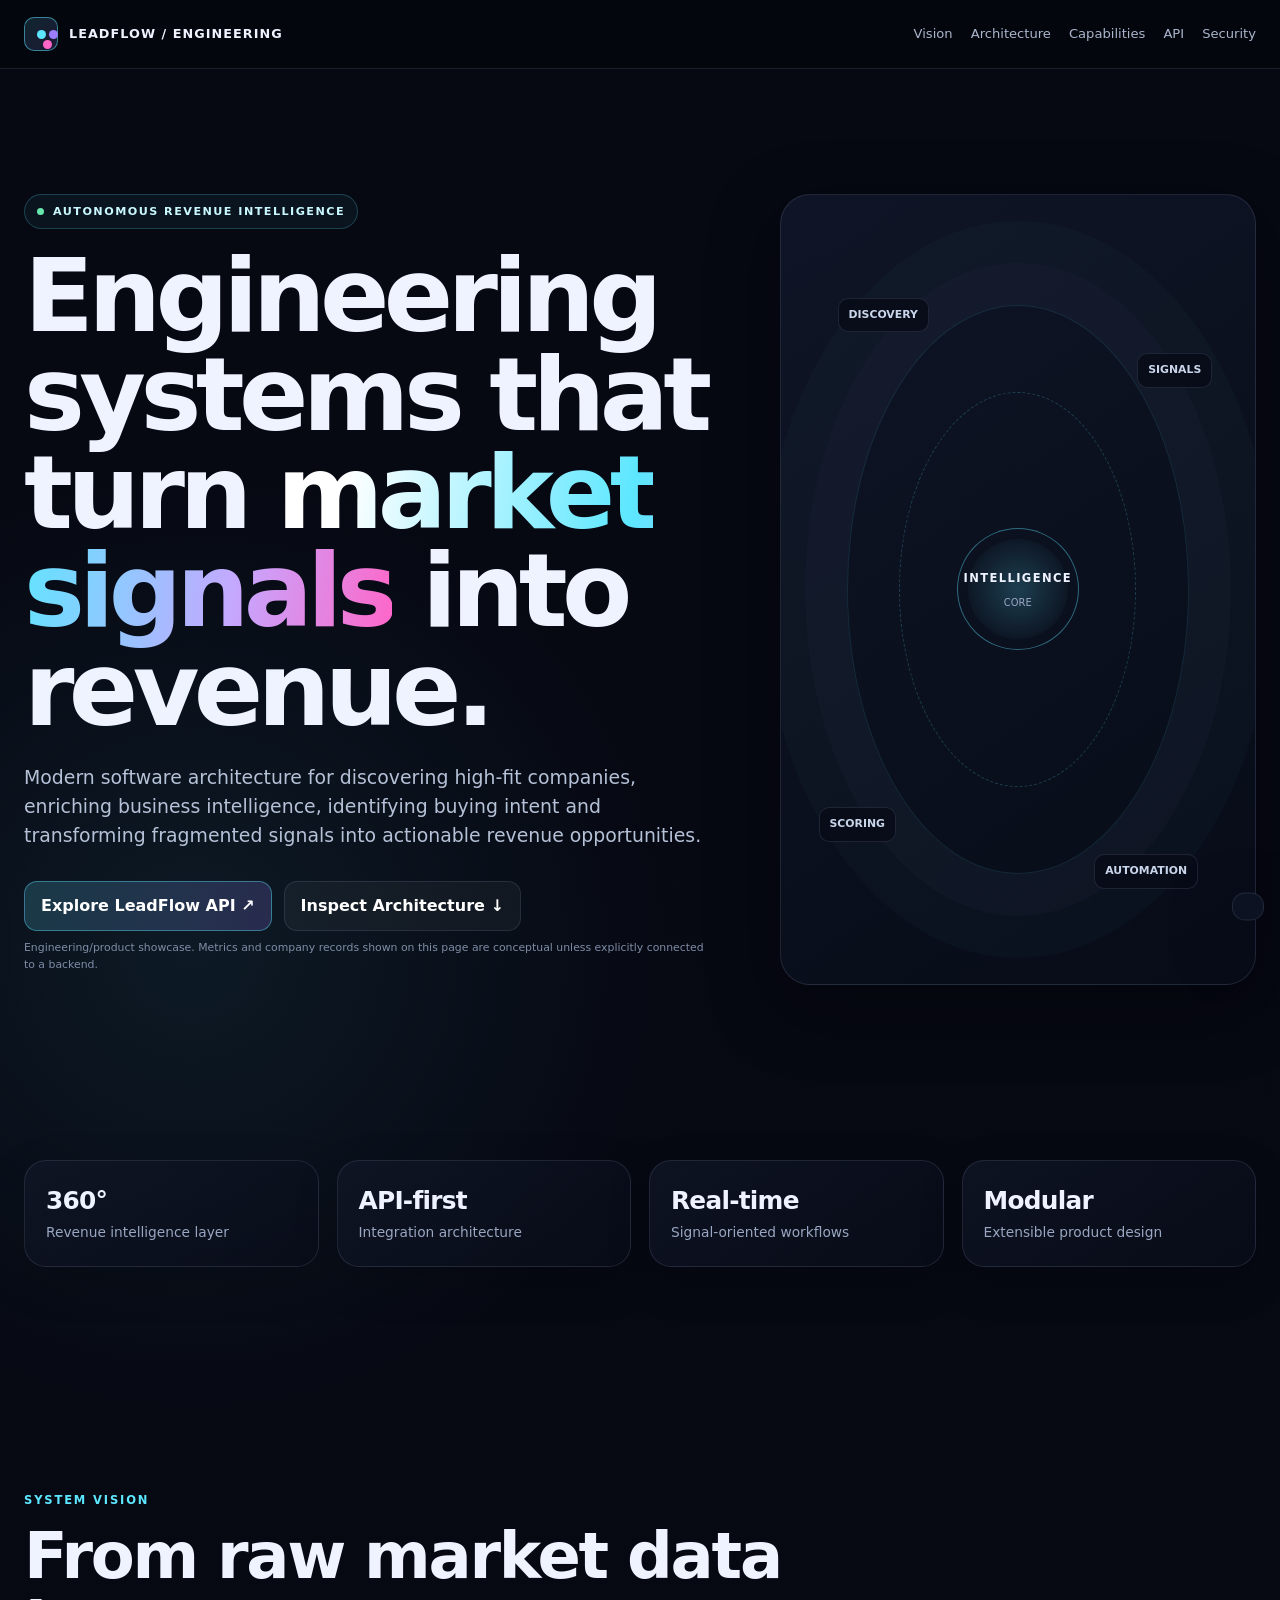
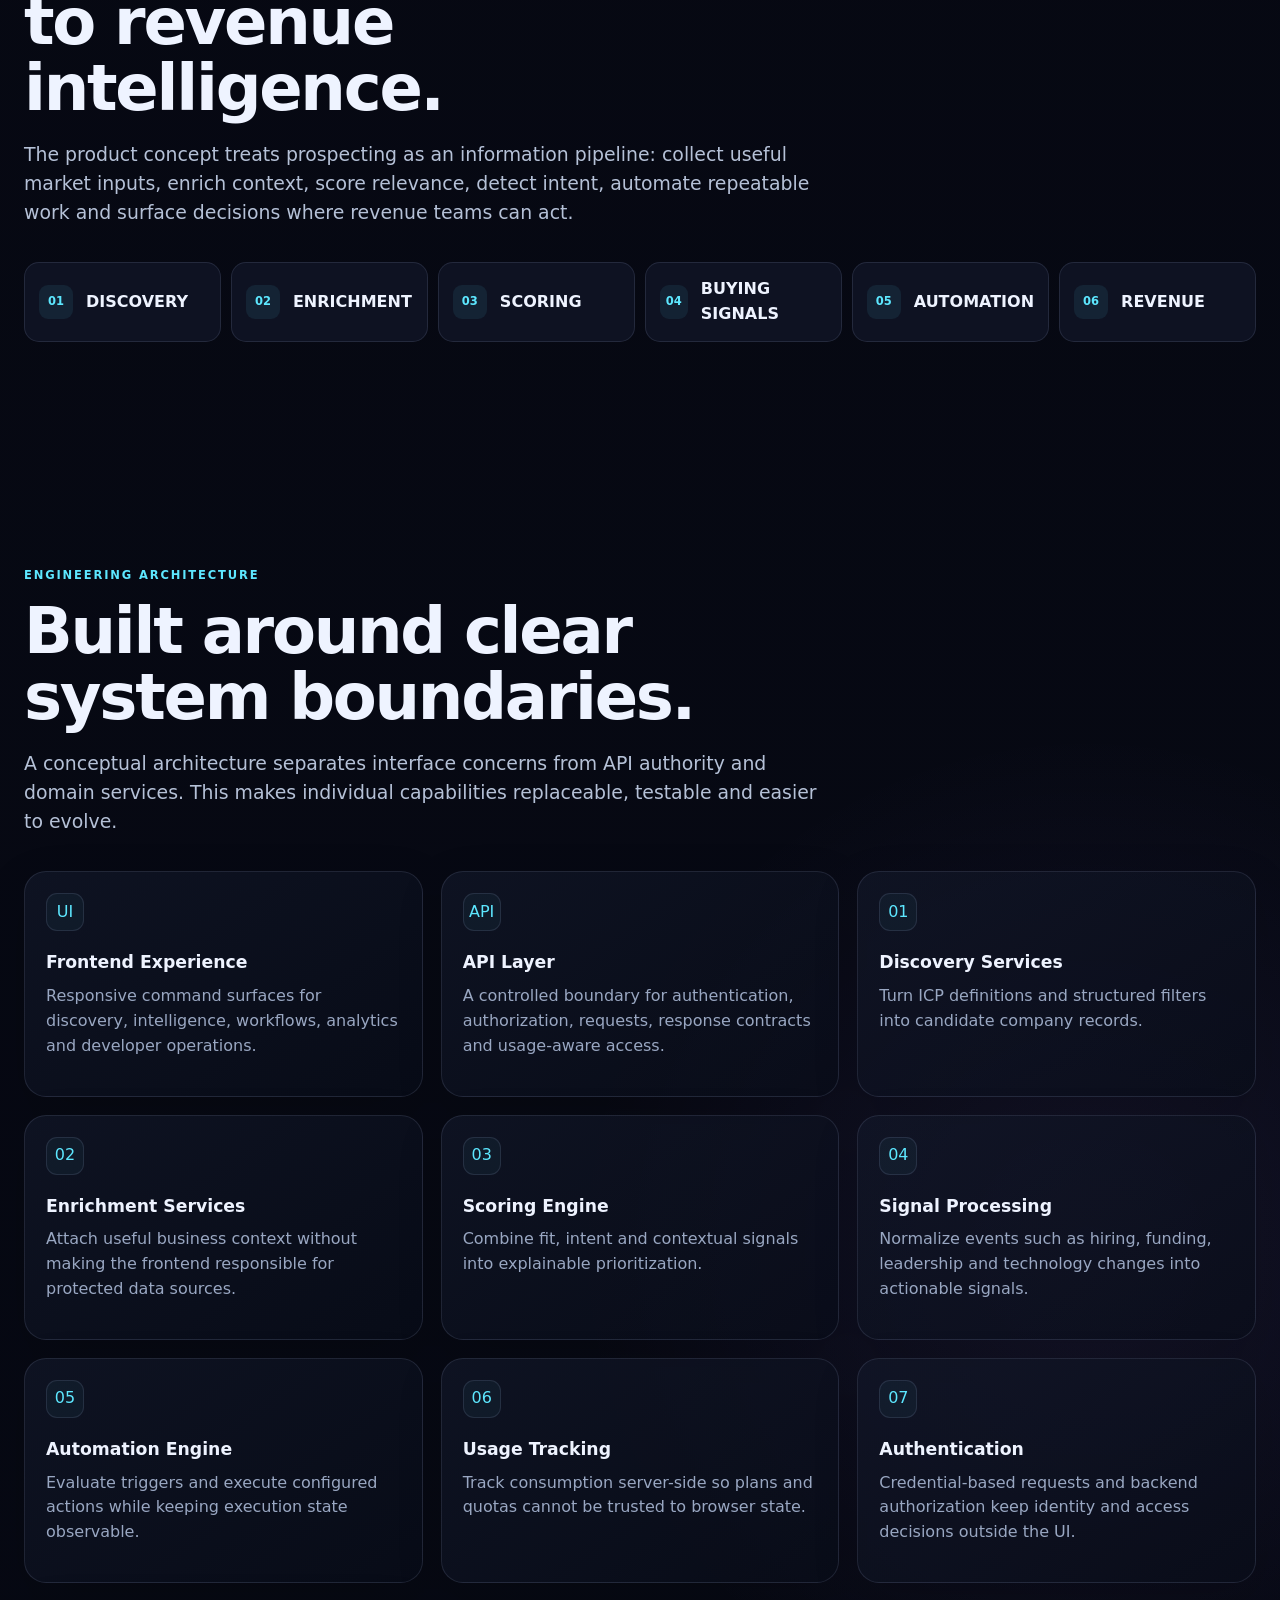
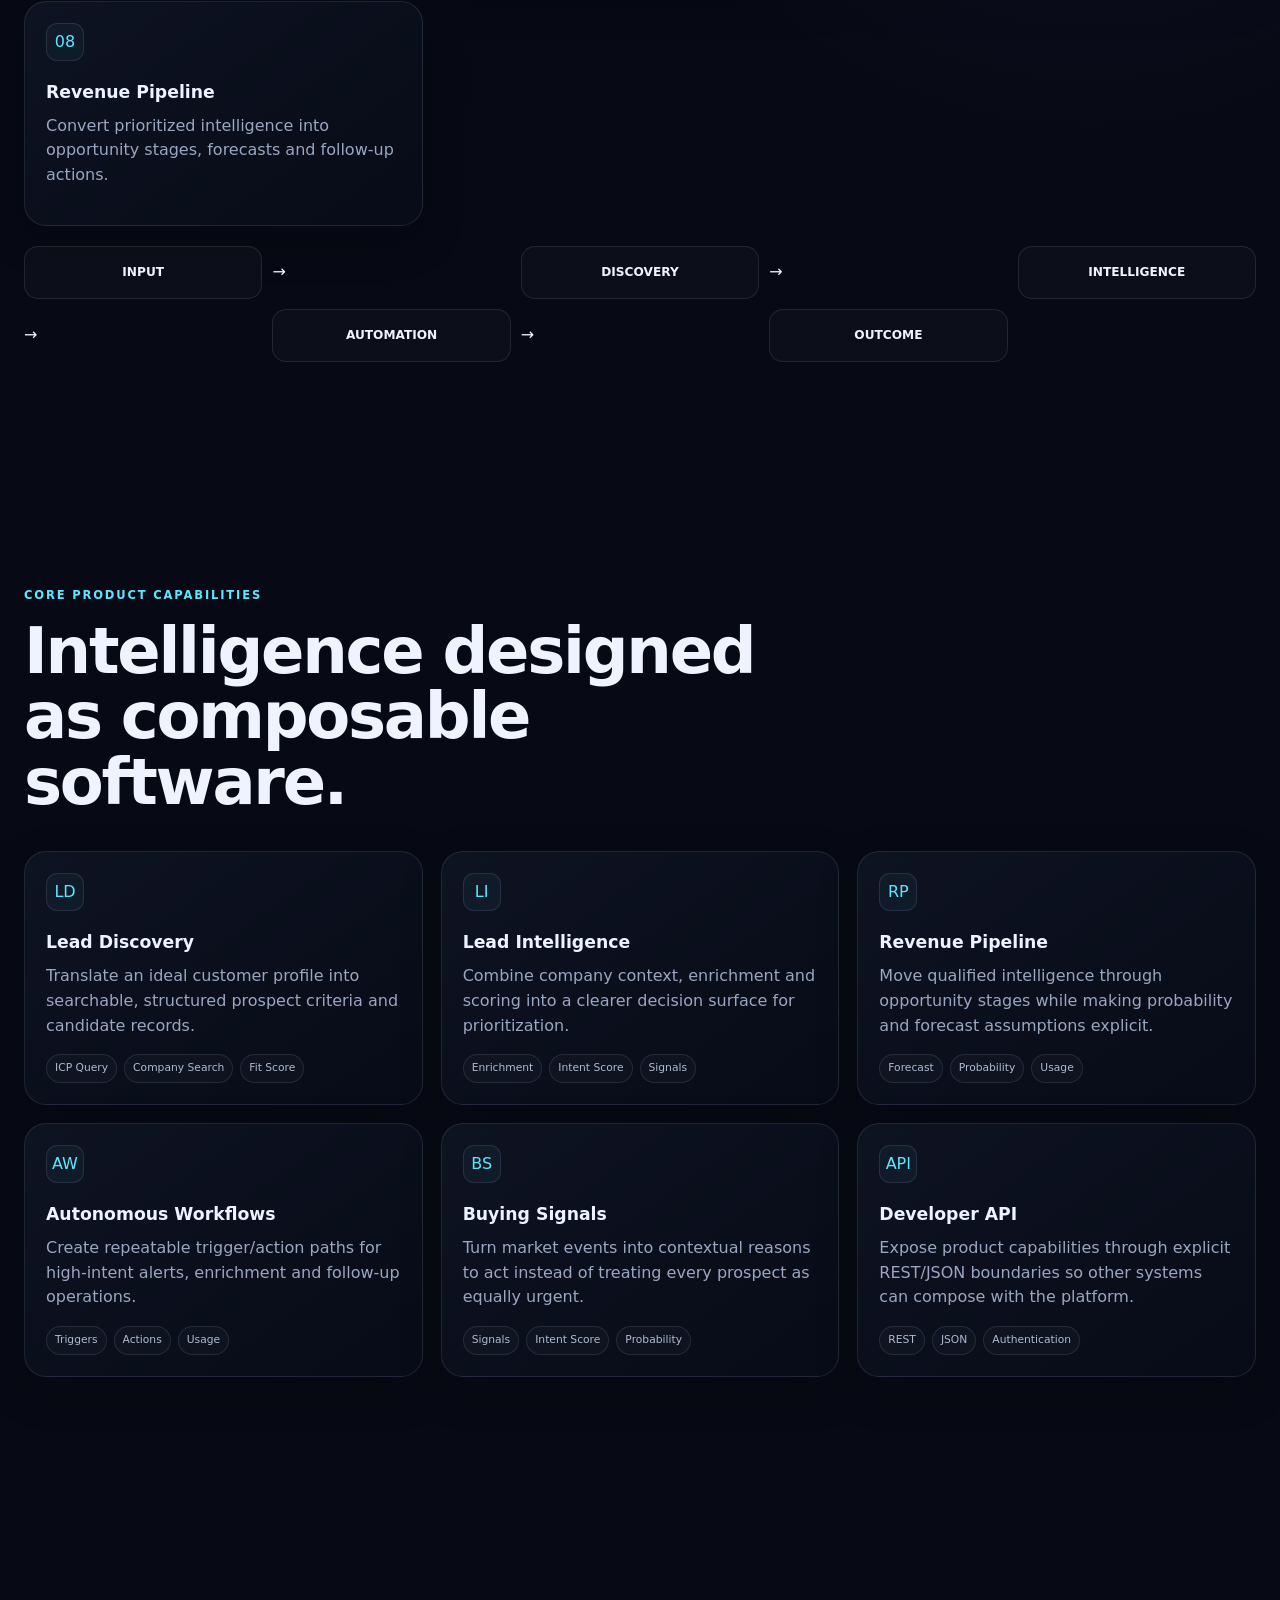
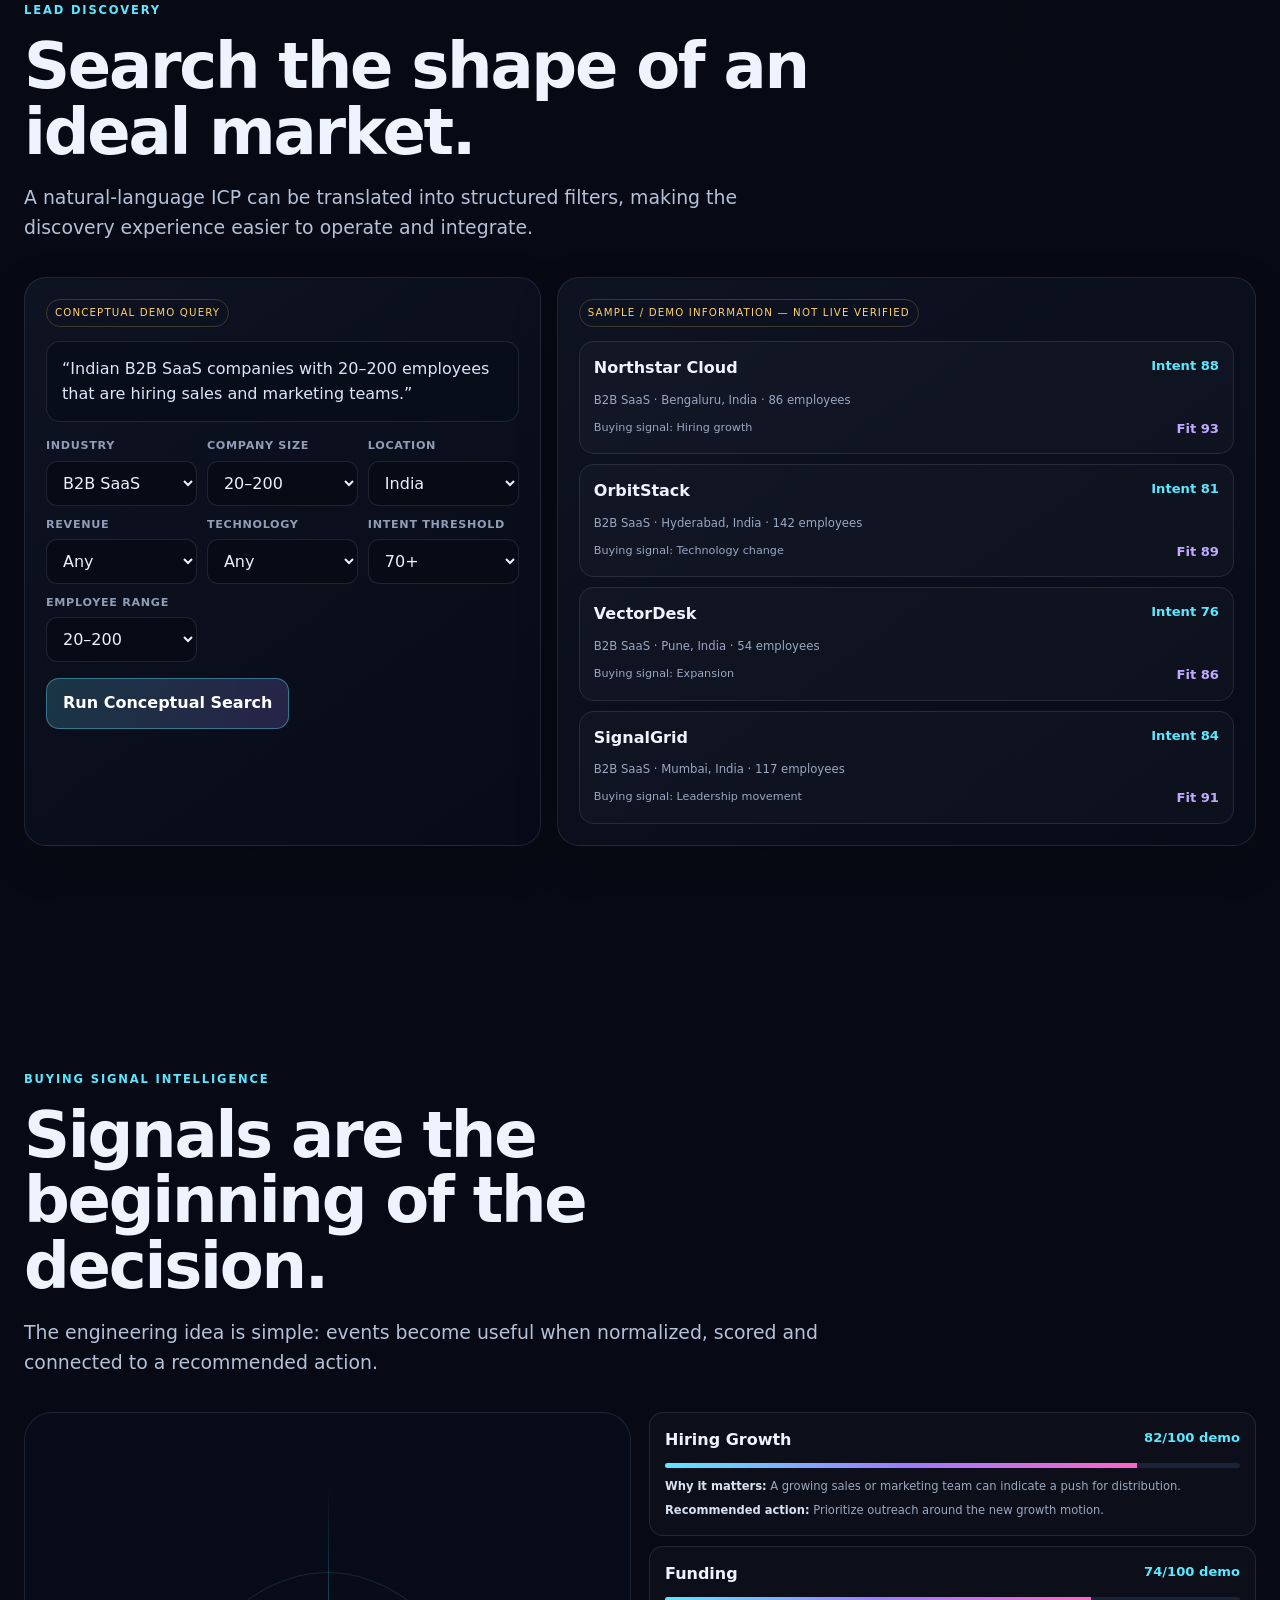
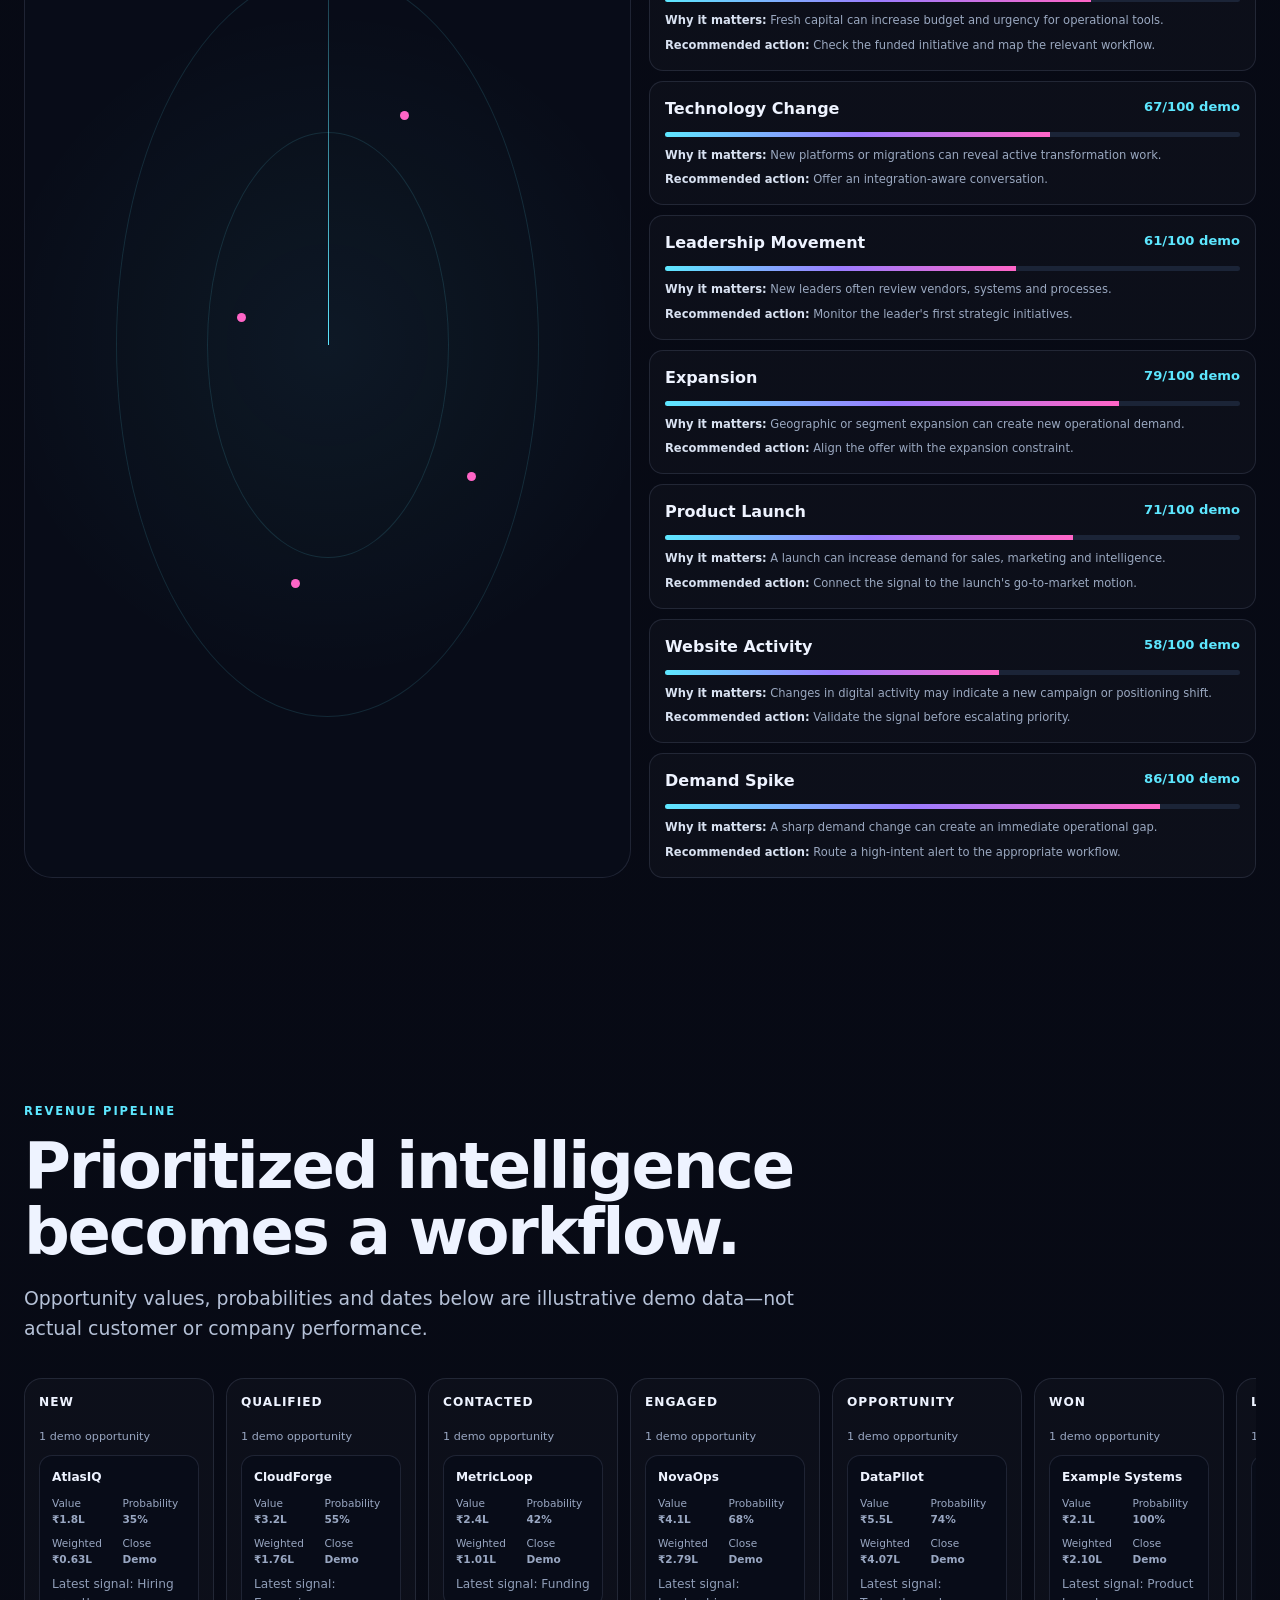
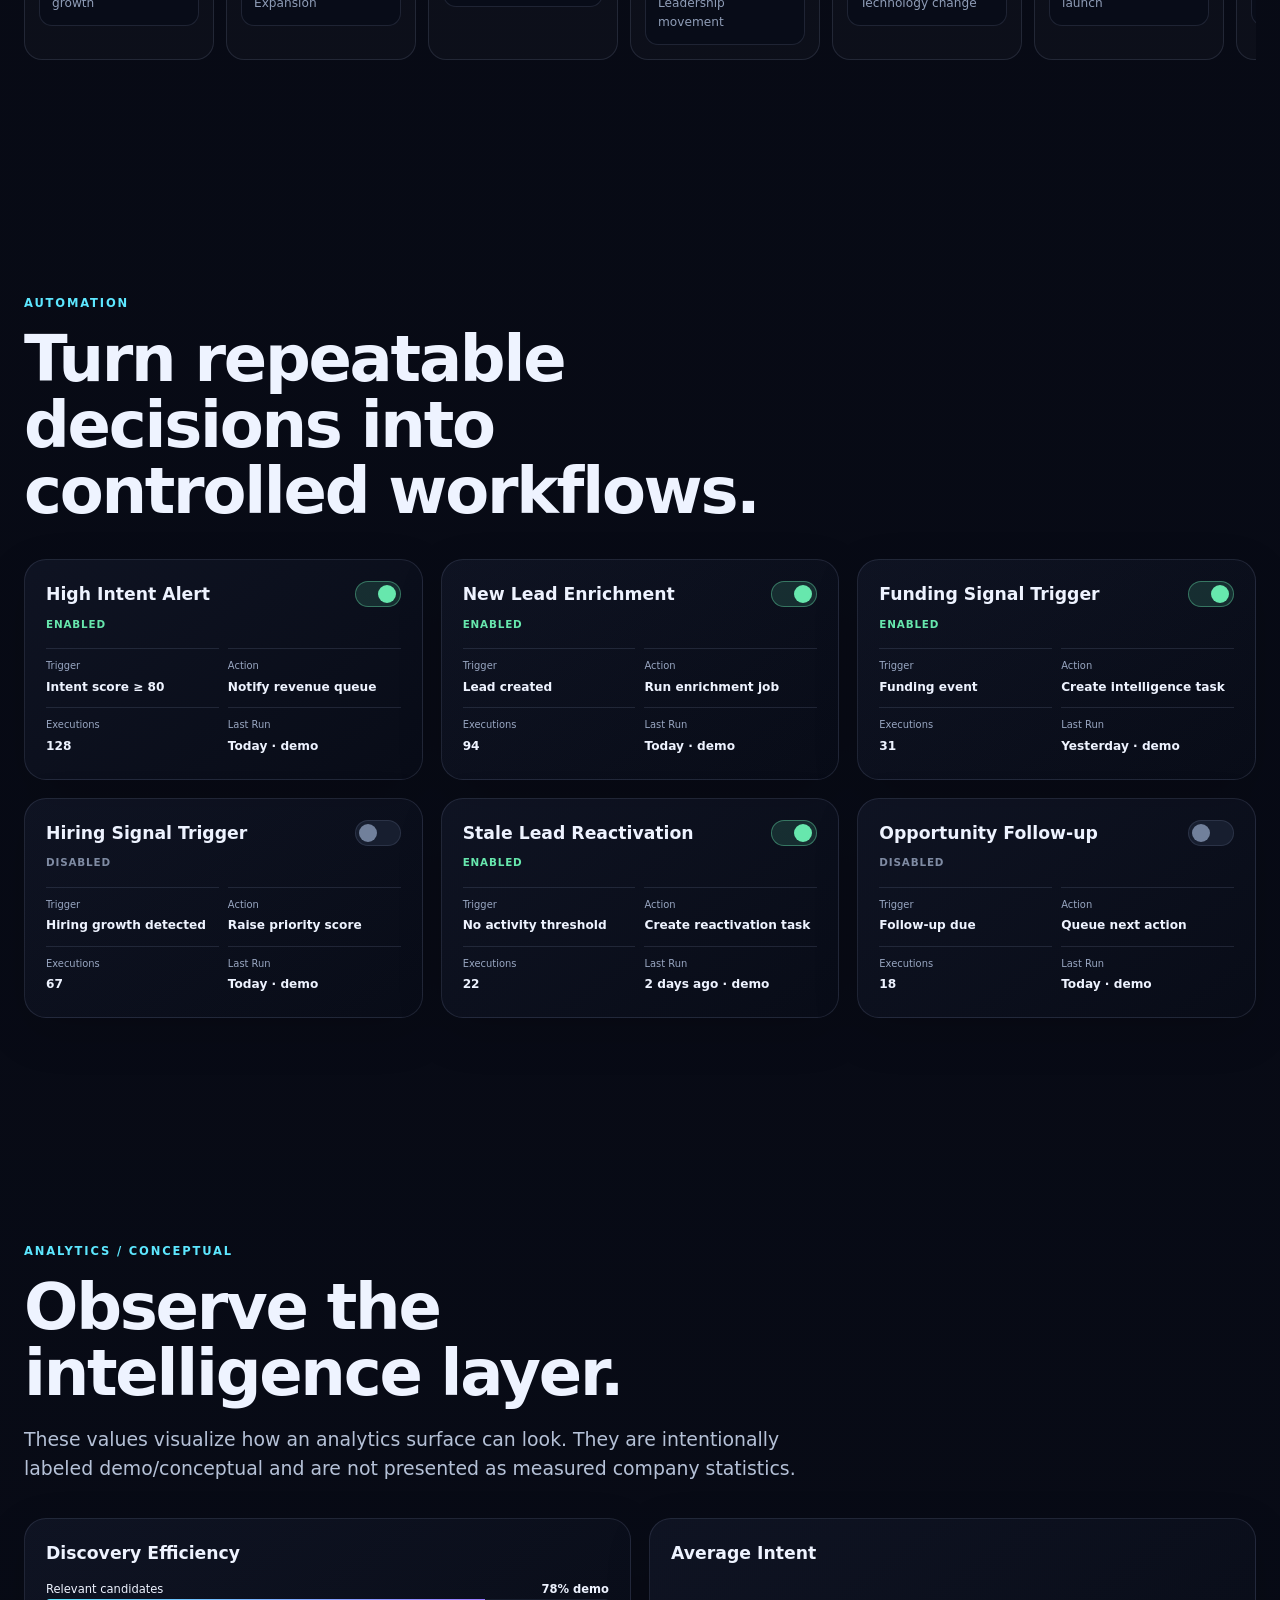
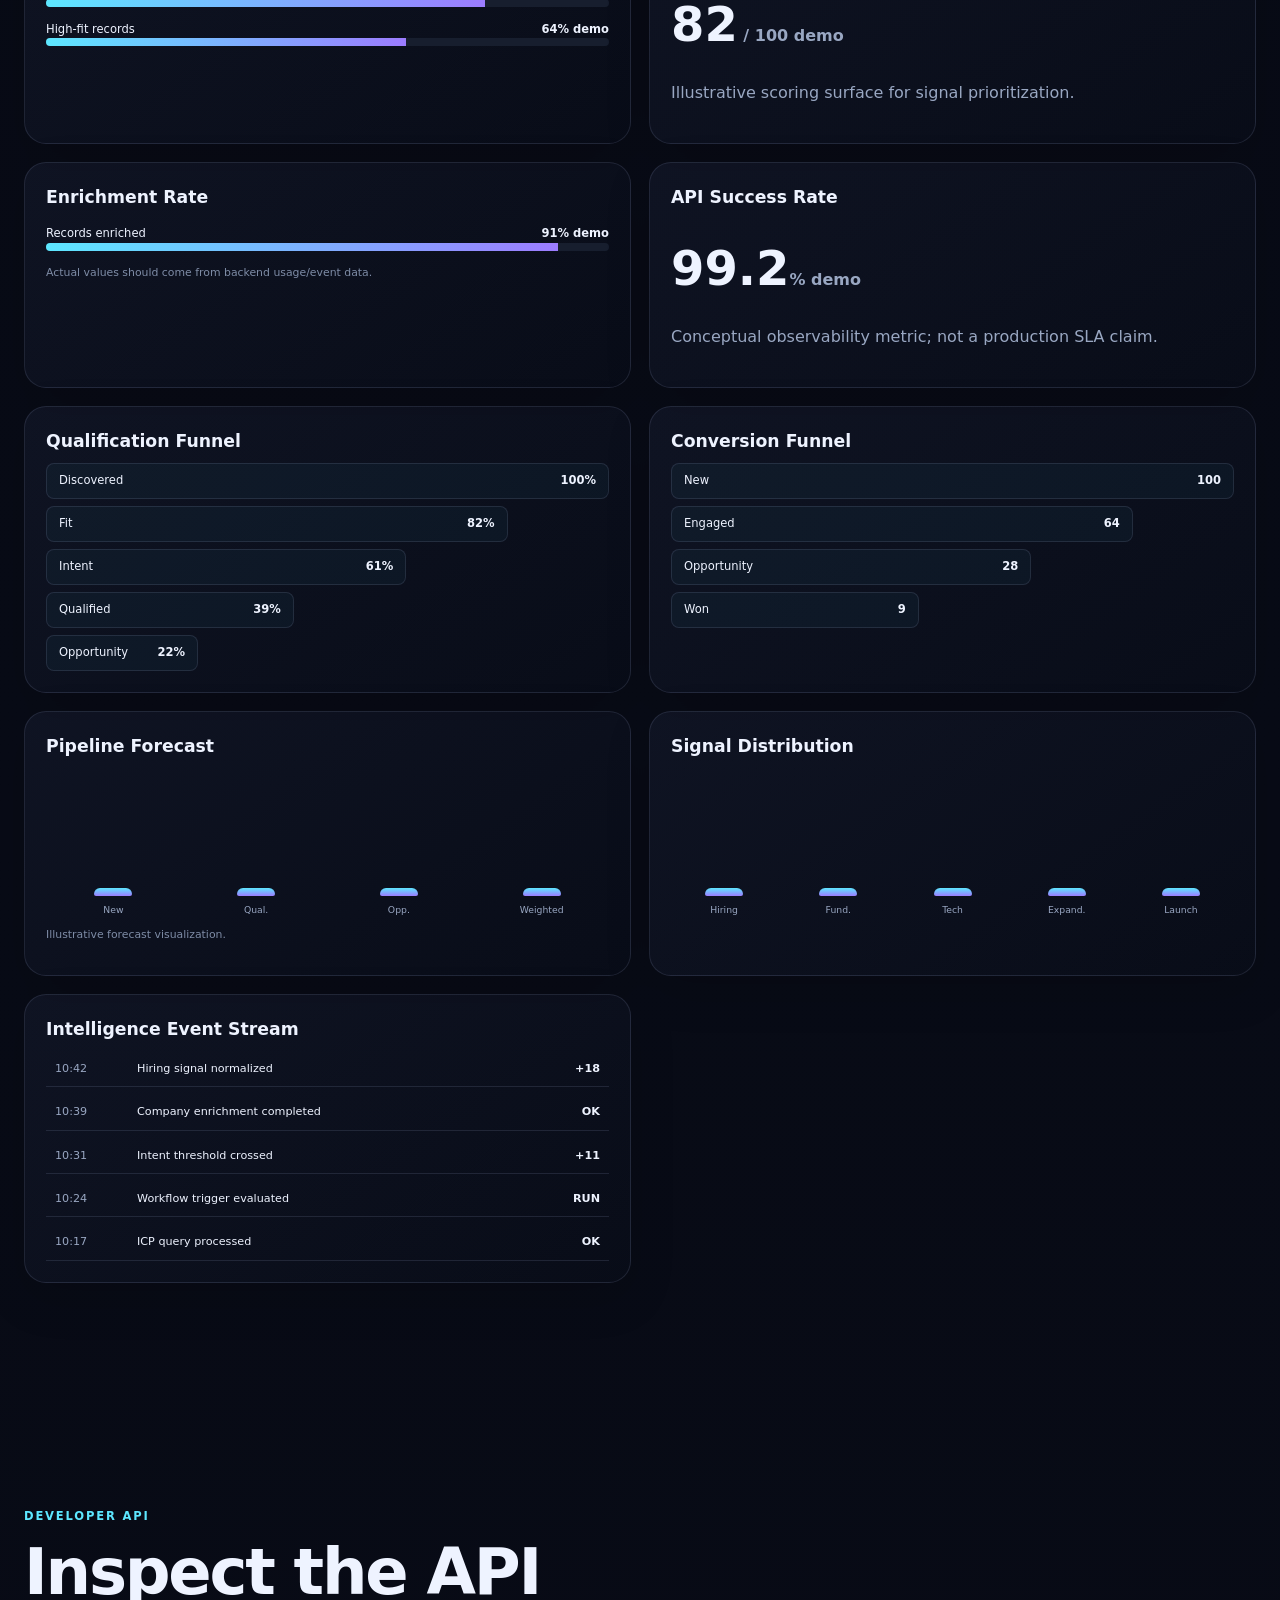
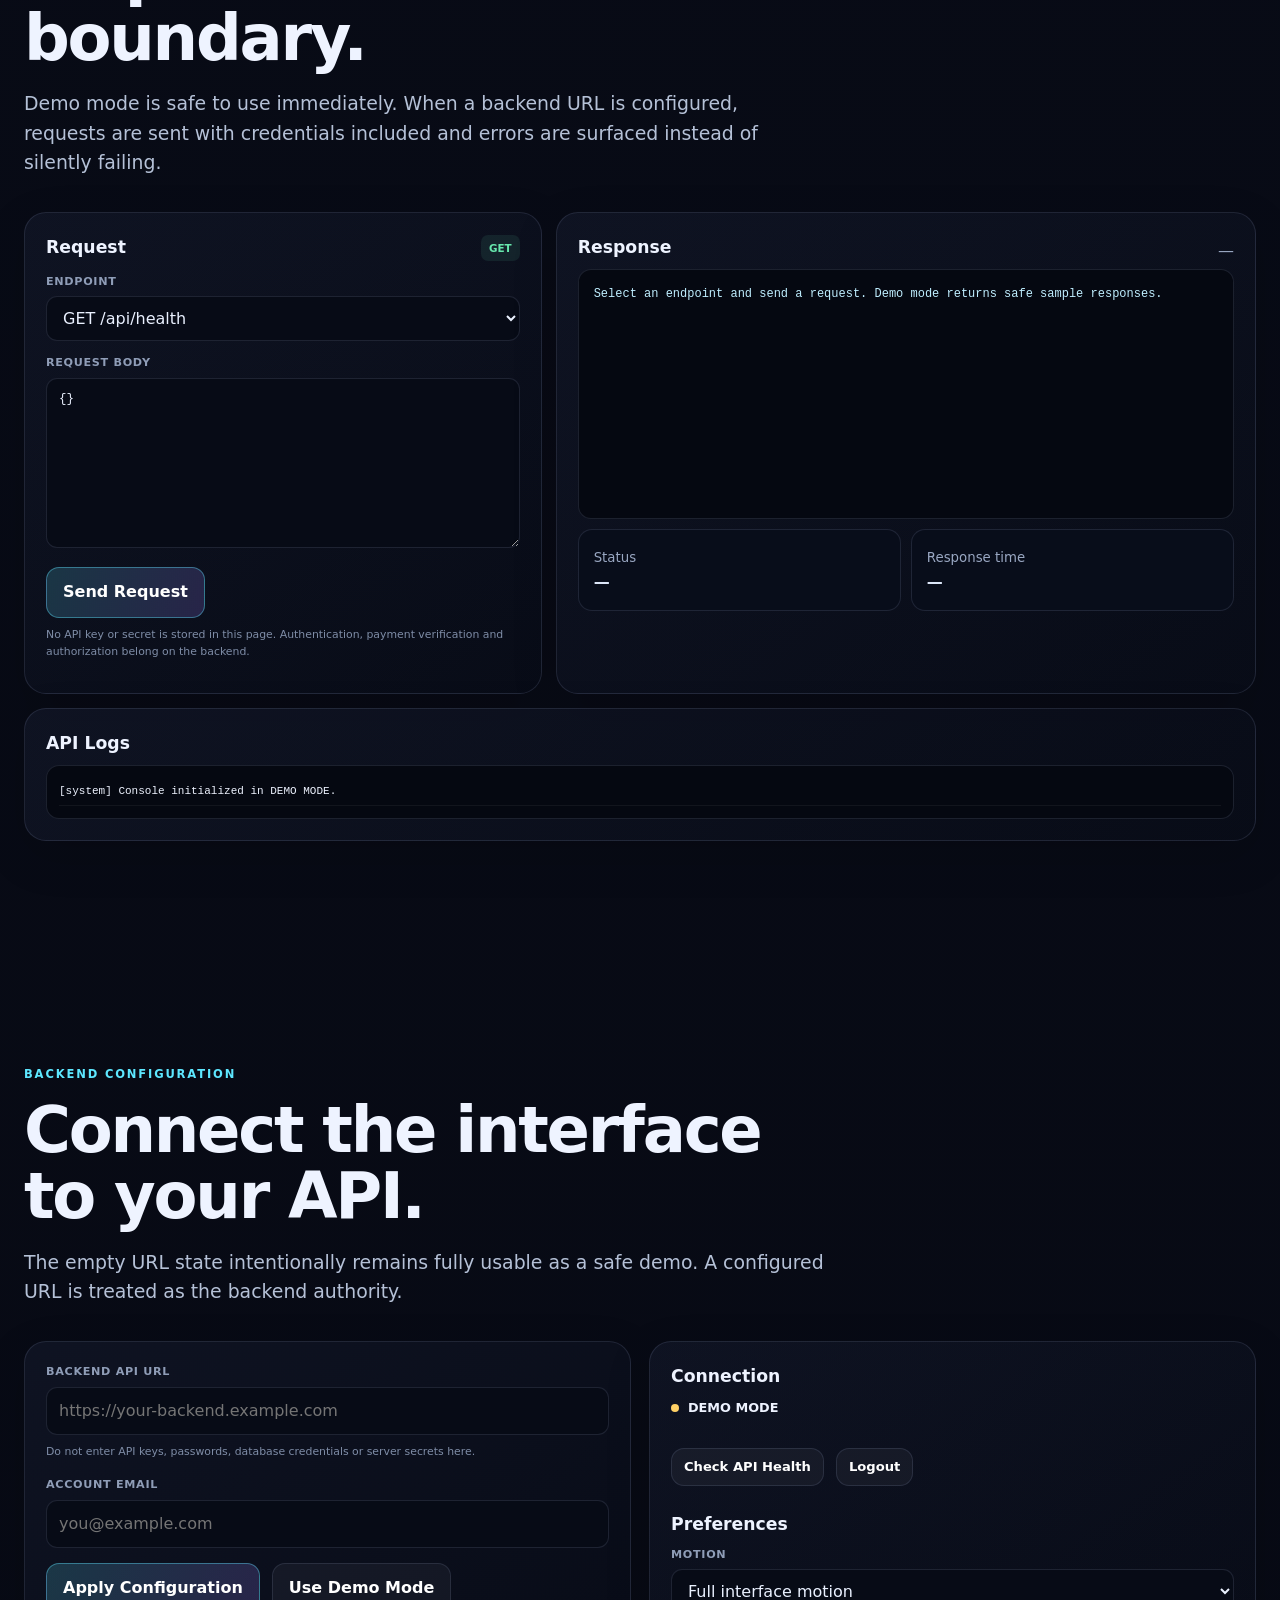
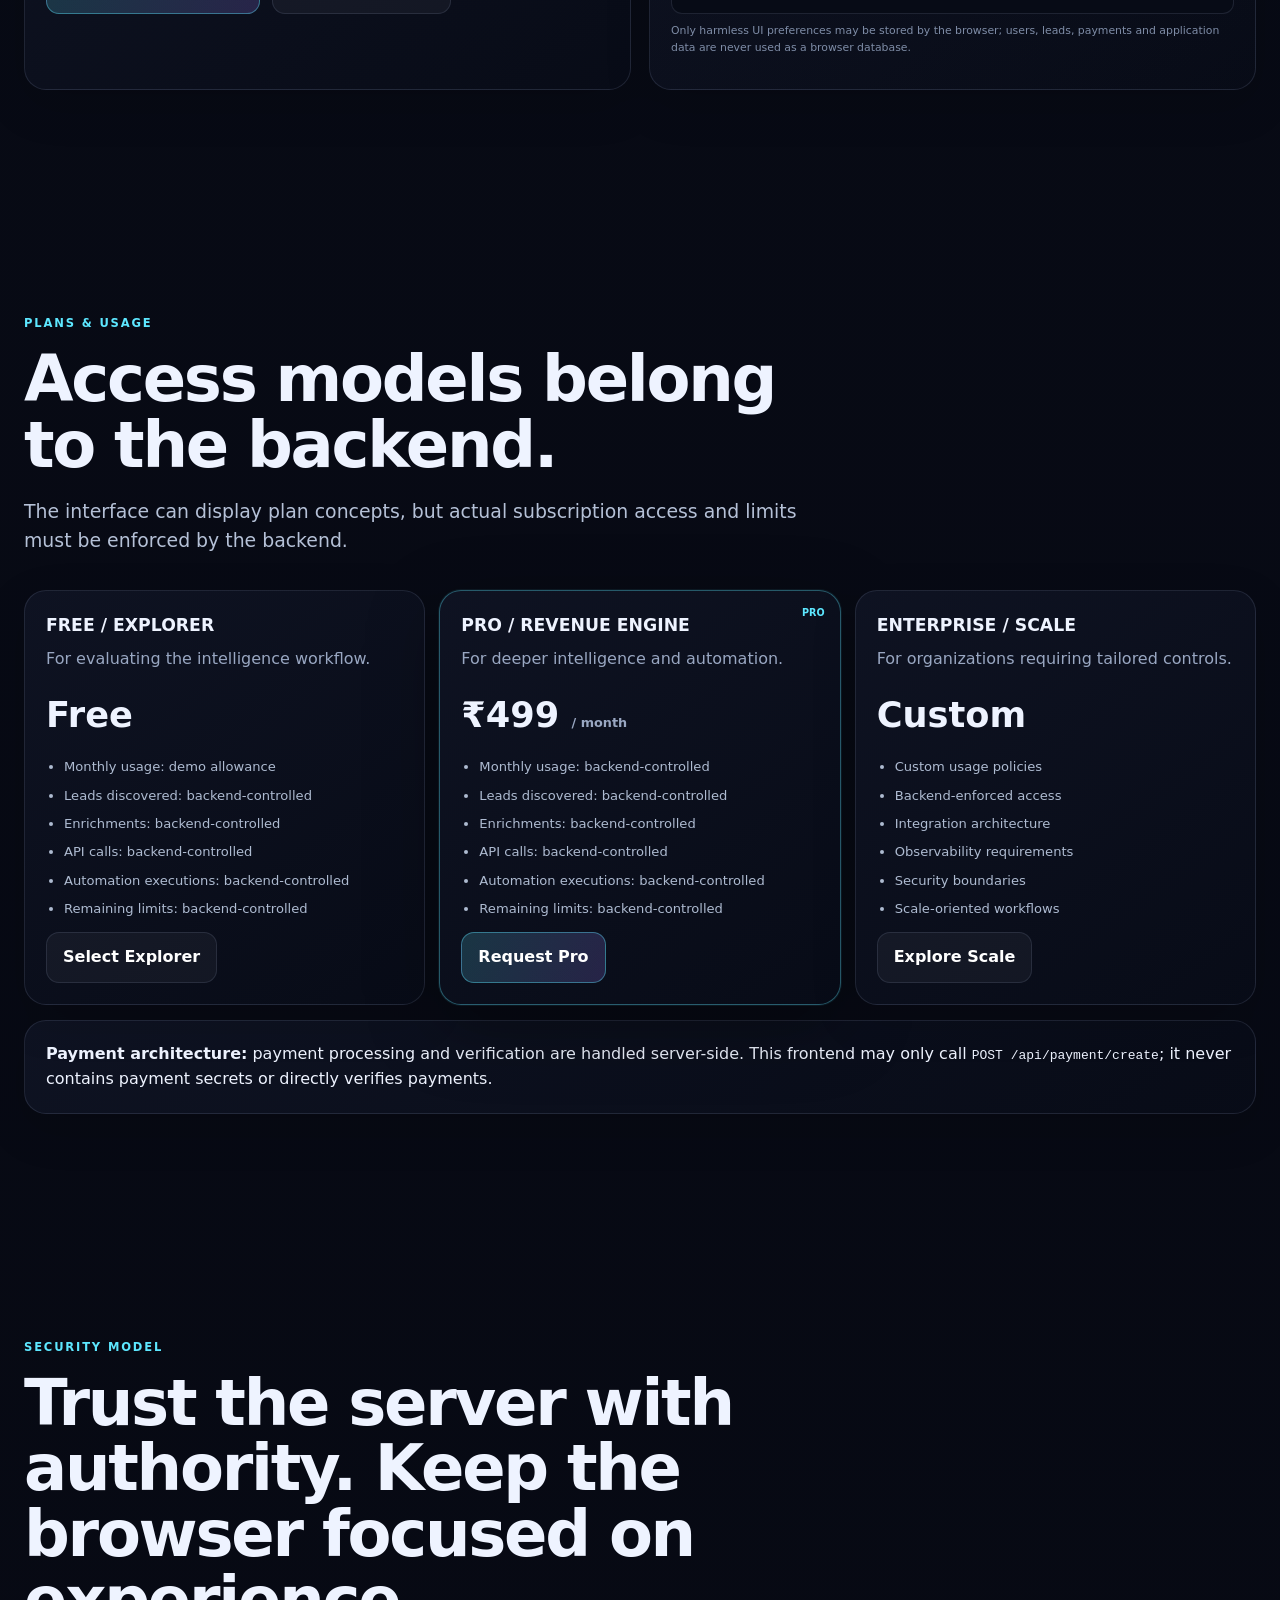
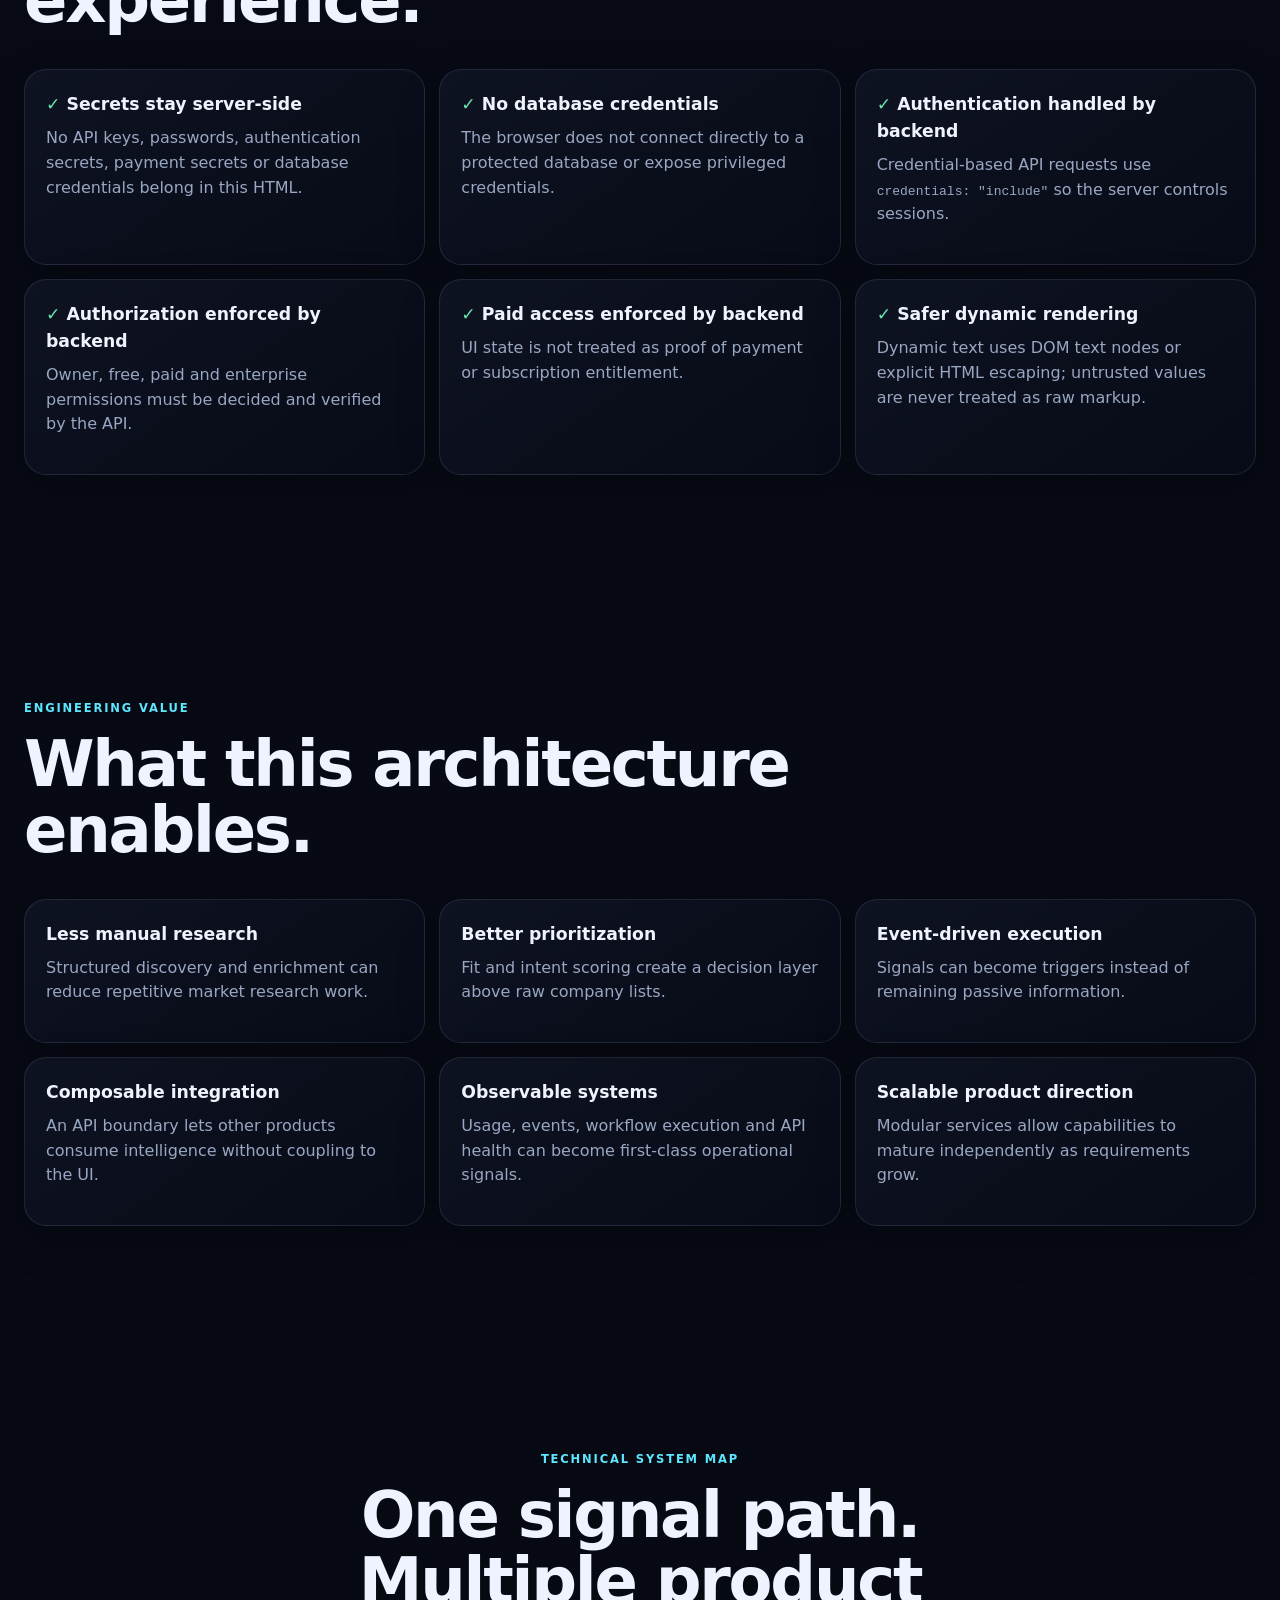
<file: index-1.html>
<!DOCTYPE html>
<html lang="en">
<head>
<meta charset="UTF-8">
<meta name="viewport" content="width=device-width, initial-scale=1, viewport-fit=cover">
<meta name="theme-color" content="#070912">
<meta name="description" content="LeadFlow Engineering Systems — Revenue Intelligence, APIs, automation and software architecture showcase.">
<title>LeadFlow Engineering Systems</title>
<style>
:root{--bg:#070912;--panel:rgba(16,21,38,.82);--line:rgba(147,164,201,.16);--text:#eef3ff;--muted:#99a7c2;--cyan:#5de7ff;--violet:#9c7cff;--pink:#ff65c7;--green:#67e7ad;--amber:#ffd166;--danger:#ff7898;--shadow:0 22px 70px rgba(0,0,0,.34);--radius:22px;--max:1240px}
*{box-sizing:border-box}html{scroll-behavior:smooth}body{margin:0;background:radial-gradient(circle at 15% 5%,rgba(93,231,255,.08),transparent 30rem),radial-gradient(circle at 85% 15%,rgba(156,124,255,.09),transparent 32rem),linear-gradient(180deg,#060812,#080b16 55%,#060811);color:var(--text);font-family:Inter,ui-sans-serif,system-ui,-apple-system,BlinkMacSystemFont,"Segoe UI",sans-serif;line-height:1.55;overflow-x:hidden}
body:before{content:"";position:fixed;inset:0;pointer-events:none;opacity:.24;background-image:linear-gradient(rgba(255,255,255,.018) 1px,transparent 1px),linear-gradient(90deg,rgba(255,255,255,.018) 1px,transparent 1px);background-size:42px 42px}
a{color:inherit;text-decoration:none}button,input,select,textarea{font:inherit}button{cursor:pointer}.container{width:min(var(--max),calc(100% - 32px));margin:auto}.section{padding:82px 0;position:relative}.eyebrow{font-size:.72rem;letter-spacing:.16em;text-transform:uppercase;color:var(--cyan);font-weight:800}h1,h2,h3,h4,p{margin-top:0}h1{font-size:clamp(2.45rem,8vw,6.8rem);line-height:.96;letter-spacing:-.055em;max-width:1000px;margin:18px 0 24px}h2{font-size:clamp(2rem,5vw,4rem);line-height:1.03;letter-spacing:-.035em;margin:12px 0 18px}h3{font-size:1.08rem;margin-bottom:8px}.lead{font-size:clamp(1rem,2vw,1.18rem);color:#b5c1d7;max-width:800px}.muted{color:var(--muted)}
header{position:sticky;top:0;z-index:50;background:rgba(5,7,14,.78);backdrop-filter:blur(18px);border-bottom:1px solid var(--line)}.nav{min-height:68px;display:flex;align-items:center;justify-content:space-between;gap:14px}.brand{display:flex;align-items:center;gap:11px;font-weight:900;letter-spacing:.08em;font-size:.8rem}.brand-mark{width:34px;height:34px;border:1px solid rgba(93,231,255,.5);border-radius:10px;display:grid;place-items:center;background:linear-gradient(135deg,rgba(93,231,255,.14),rgba(156,124,255,.16))}.brand-mark:after{content:"";width:9px;height:9px;border-radius:50%;background:var(--cyan);box-shadow:12px 0 0 var(--violet),6px 10px 0 var(--pink)}.nav-links{display:none;gap:18px;color:#aab6cd;font-size:.82rem}.nav-links a:hover{color:white}.nav-menu{border:1px solid var(--line);background:var(--panel);color:white;border-radius:11px;padding:9px 11px}
.hero{padding:100px 0 65px;min-height:720px;display:grid;align-items:center}.badge{display:inline-flex;align-items:center;gap:9px;border:1px solid rgba(93,231,255,.22);background:rgba(93,231,255,.055);padding:8px 12px;border-radius:999px;font-size:.7rem;font-weight:800;letter-spacing:.13em;color:#c9f8ff}.badge i{width:7px;height:7px;border-radius:50%;background:var(--green)}.gradient-text{background:linear-gradient(100deg,#fff 10%,var(--cyan) 48%,#c5a8ff 78%,var(--pink));-webkit-background-clip:text;background-clip:text;color:transparent}.actions{display:flex;flex-wrap:wrap;gap:12px;margin-top:30px}.btn{border:1px solid var(--line);background:rgba(255,255,255,.045);color:white;border-radius:13px;padding:12px 16px;min-height:46px;font-weight:800;transition:.2s transform,.2s border-color,.2s background}.btn:hover{transform:translateY(-2px);border-color:rgba(93,231,255,.4);background:rgba(255,255,255,.075)}.btn.primary{background:linear-gradient(110deg,rgba(93,231,255,.18),rgba(156,124,255,.2));border-color:rgba(93,231,255,.4)}.btn.small{min-height:38px;padding:8px 12px;font-size:.82rem}
.hero-grid{display:grid;gap:25px}.core-panel{min-height:390px;border:1px solid var(--line);border-radius:30px;background:linear-gradient(145deg,rgba(18,24,43,.84),rgba(8,12,24,.88));box-shadow:var(--shadow);position:relative;overflow:hidden}.core-panel:before{content:"";position:absolute;inset:14%;border:1px solid rgba(93,231,255,.12);border-radius:50%;box-shadow:0 0 0 42px rgba(156,124,255,.025),0 0 0 84px rgba(93,231,255,.018)}.core{position:absolute;left:50%;top:50%;transform:translate(-50%,-50%);width:122px;height:122px;border-radius:50%;display:grid;place-items:center;text-align:center;background:radial-gradient(circle,rgba(93,231,255,.22),rgba(93,231,255,.035) 58%,transparent 60%);border:1px solid rgba(93,231,255,.42)}.core strong{font-size:.72rem;letter-spacing:.12em}.core small{color:var(--muted);font-size:.62rem}.node{position:absolute;padding:8px 10px;border:1px solid var(--line);background:rgba(8,12,24,.82);border-radius:10px;font-size:.68rem;font-weight:800;color:#c9d5ea}.node.n1{top:13%;left:12%}.node.n2{top:20%;right:9%}.node.n3{bottom:18%;left:8%}.node.n4{bottom:12%;right:12%}.orbit{position:absolute;inset:25%;border:1px dashed rgba(93,231,255,.22);border-radius:50%;animation:spin 24s linear infinite}@keyframes spin{to{transform:rotate(360deg)}}
.grid4,.grid3,.grid2{display:grid;gap:14px}.card{border:1px solid var(--line);background:linear-gradient(145deg,rgba(18,23,40,.72),rgba(9,13,25,.72));border-radius:var(--radius);padding:21px;box-shadow:0 15px 45px rgba(0,0,0,.15)}.card:hover{border-color:rgba(93,231,255,.22)}.metric b{display:block;font-size:1.55rem;letter-spacing:-.03em}.metric span{color:var(--muted);font-size:.86rem}.icon{width:38px;height:38px;border:1px solid var(--line);border-radius:11px;display:grid;place-items:center;color:var(--cyan);margin-bottom:18px;background:rgba(93,231,255,.045)}
.section-head{max-width:800px;margin-bottom:35px}.flow{display:grid;gap:10px}.flow-step{display:flex;align-items:center;gap:13px;border:1px solid var(--line);background:var(--panel);border-radius:15px;padding:14px}.flow-num{width:34px;height:34px;border-radius:9px;display:grid;place-items:center;background:rgba(93,231,255,.08);color:var(--cyan);font-size:.72rem;font-weight:900}
.arch-flow{display:grid;grid-template-columns:repeat(2,1fr);gap:10px;margin-top:20px}.arch-box{text-align:center;padding:16px;border:1px solid var(--line);border-radius:14px;background:rgba(255,255,255,.025);font-weight:900;font-size:.76rem}.arch-arrow{display:none}
.chips{display:flex;flex-wrap:wrap;gap:7px;margin-top:16px}.chip{font-size:.67rem;padding:5px 8px;border:1px solid var(--line);border-radius:999px;color:#aebbd2;background:rgba(255,255,255,.025)}.demo-label{display:inline-flex;font-size:.64rem;letter-spacing:.11em;text-transform:uppercase;color:var(--amber);border:1px solid rgba(255,209,102,.2);padding:5px 8px;border-radius:999px;margin-bottom:14px}
.discovery{display:grid;gap:16px}.input-like{border:1px solid var(--line);border-radius:14px;background:#080d1a;padding:15px;color:#dce6f8}.filter-grid{display:grid;grid-template-columns:repeat(2,1fr);gap:10px}label{display:block;font-size:.7rem;color:#8f9db7;margin-bottom:6px;font-weight:800;text-transform:uppercase;letter-spacing:.06em}select,input,textarea{width:100%;border:1px solid var(--line);background:#070b16;color:#eaf1ff;border-radius:11px;padding:11px 12px;outline:none}select:focus,input:focus,textarea:focus{border-color:rgba(93,231,255,.55);box-shadow:0 0 0 3px rgba(93,231,255,.07)}
.result-list{display:grid;gap:10px}.result{display:grid;gap:10px;border:1px solid var(--line);background:rgba(255,255,255,.025);padding:14px;border-radius:15px}.result-top{display:flex;justify-content:space-between;gap:10px}.score{font-weight:900;color:var(--cyan);font-size:.82rem}.score.violet{color:#c0aaff}
.radar{min-height:390px;border:1px solid var(--line);border-radius:28px;position:relative;overflow:hidden;background:radial-gradient(circle,rgba(93,231,255,.06),transparent 55%),#080c18}.radar:before,.radar:after{content:"";position:absolute;inset:15%;border:1px solid rgba(93,231,255,.13);border-radius:50%}.radar:after{inset:30%}.radar-line{position:absolute;left:50%;top:7%;height:43%;width:1px;background:linear-gradient(transparent,var(--cyan));transform-origin:bottom;animation:sweep 4s ease-in-out infinite alternate}@keyframes sweep{to{transform:rotate(75deg)}}.radar-dot{position:absolute;width:9px;height:9px;border-radius:50%;background:var(--pink)}.d1{left:62%;top:28%}.d2{left:35%;top:47%}.d3{left:73%;top:62%}.d4{left:44%;top:72%}.signal-list{display:grid;gap:10px}.signal{padding:15px;border:1px solid var(--line);border-radius:14px;background:rgba(255,255,255,.025)}.signal-head{display:flex;justify-content:space-between;gap:8px}.bar{height:5px;background:#1b2437;border-radius:99px;overflow:hidden;margin:10px 0}.bar i{display:block;height:100%;background:linear-gradient(90deg,var(--cyan),var(--violet),var(--pink))}
.pipeline{display:grid;grid-auto-flow:column;grid-auto-columns:minmax(190px,1fr);overflow-x:auto;gap:12px;padding-bottom:10px}.stage{min-height:260px;border:1px solid var(--line);border-radius:18px;background:rgba(255,255,255,.025);padding:14px}.stage h4{font-size:.76rem;letter-spacing:.08em;text-transform:uppercase}.stage-count{color:var(--muted);font-size:.7rem}.opportunity{margin-top:10px;padding:12px;border-radius:13px;background:#080c18;border:1px solid var(--line);font-size:.76rem}.opportunity strong{display:block}.kv{display:grid;grid-template-columns:1fr 1fr;gap:7px;margin-top:8px}.kv span{color:var(--muted);font-size:.66rem}
.workflow-head{display:flex;justify-content:space-between;align-items:flex-start;gap:10px}.status{font-size:.65rem;text-transform:uppercase;letter-spacing:.08em;font-weight:900}.status.on{color:var(--green)}.status.off{color:#7f8ba3}.workflow-meta{display:grid;grid-template-columns:1fr 1fr;gap:9px;margin-top:16px}.meta{border-top:1px solid var(--line);padding-top:9px}.meta span{display:block;color:var(--muted);font-size:.62rem}.meta b{font-size:.76rem}.toggle{width:46px;height:26px;border-radius:999px;border:1px solid var(--line);background:#171e2f;padding:3px;transition:.2s}.toggle i{display:block;width:18px;height:18px;background:#71809b;border-radius:50%;transition:.2s}.toggle.on{background:rgba(103,231,173,.14);border-color:rgba(103,231,173,.4)}.toggle.on i{transform:translateX(19px);background:var(--green)}
.analytics{display:grid;gap:14px}.progress{margin:14px 0}.progress-top{display:flex;justify-content:space-between;font-size:.72rem}.progress-bar{height:8px;border-radius:99px;background:#171e2e;overflow:hidden}.progress-bar i{display:block;height:100%;background:linear-gradient(90deg,var(--cyan),var(--violet))}.funnel{display:grid;gap:7px}.funnel div{height:36px;display:flex;align-items:center;justify-content:space-between;padding:0 12px;border:1px solid var(--line);background:rgba(93,231,255,.04);border-radius:8px;font-size:.72rem}.funnel .w1{width:100%}.funnel .w2{width:82%}.funnel .w3{width:64%}.funnel .w4{width:44%}.funnel .w5{width:27%}.bars{display:flex;align-items:end;gap:8px;height:150px}.barcol{flex:1;text-align:center}.barcol i{display:block;max-width:38px;margin:auto;border-radius:6px 6px 2px 2px;background:linear-gradient(to top,var(--violet),var(--cyan));min-height:8px}.barcol span{display:block;color:var(--muted);font-size:.58rem;margin-top:7px}.event-stream{display:grid;gap:7px;max-height:240px;overflow:auto}.event{display:grid;grid-template-columns:74px 1fr auto;gap:8px;align-items:center;padding:9px;border-bottom:1px solid var(--line);font-size:.7rem}.event time{color:var(--muted)}
.console{display:grid;gap:14px}.console-grid{display:grid;gap:14px}.method{display:inline-block;padding:5px 8px;border-radius:7px;font-size:.65rem;font-weight:900;background:rgba(103,231,173,.09);color:var(--green)}textarea{min-height:170px;resize:vertical;font-family:ui-monospace,SFMono-Regular,Menlo,monospace;font-size:.78rem;line-height:1.55}.response{min-height:250px;white-space:pre-wrap;word-break:break-word;background:#050811;border:1px solid var(--line);border-radius:13px;padding:15px;font:12px/1.6 ui-monospace,SFMono-Regular,Menlo,monospace;color:#bfeeff;overflow:auto}.log{max-height:180px;overflow:auto;background:#050811;border:1px solid var(--line);border-radius:13px;padding:12px;font:11px/1.6 ui-monospace,monospace}.log-line{border-bottom:1px solid rgba(255,255,255,.05);padding:5px 0}
.settings{display:grid;gap:14px}.connection{display:flex;align-items:center;gap:9px;font-size:.8rem}.dot{width:8px;height:8px;border-radius:50%;background:var(--amber)}.dot.good{background:var(--green)}.dot.bad{background:var(--danger)}.plans{display:grid;gap:14px}.plan{position:relative}.plan.featured{border-color:rgba(93,231,255,.35);box-shadow:0 0 0 1px rgba(93,231,255,.07),var(--shadow)}.plan .price{font-size:2.2rem;font-weight:900;margin:15px 0}.plan ul{padding-left:18px;color:#aebbd1;font-size:.82rem}.plan li{margin:8px 0}.plan-tag{position:absolute;top:15px;right:15px;font-size:.6rem;color:var(--cyan);font-weight:900}
.security-grid,.principles,.value-grid{display:grid;gap:14px}.check{color:var(--green);font-weight:900;margin-right:6px}.map{display:grid;gap:8px;max-width:760px;margin:auto}.map-node{padding:17px;text-align:center;border:1px solid var(--line);border-radius:15px;background:linear-gradient(100deg,rgba(93,231,255,.045),rgba(156,124,255,.045));font-size:.76rem;font-weight:900;letter-spacing:.1em}.map-arrow{text-align:center;color:#5e6c86}.cta{border:1px solid rgba(93,231,255,.18);border-radius:30px;padding:45px 24px;background:radial-gradient(circle at 80% 20%,rgba(156,124,255,.12),transparent 30%),linear-gradient(135deg,rgba(93,231,255,.06),rgba(255,101,199,.035));text-align:center}footer{padding:35px 0 55px;border-top:1px solid var(--line);color:#7f8da8;font-size:.76rem}.footer-brand{color:#e8efff;font-weight:900;letter-spacing:.1em;margin-bottom:6px}.toast{position:fixed;z-index:100;right:16px;bottom:16px;max-width:min(380px,calc(100% - 32px));padding:13px 15px;border:1px solid var(--line);border-radius:13px;background:#0c1221;box-shadow:var(--shadow);transform:translateY(130%);transition:.25s;font-size:.8rem}.toast.show{transform:translateY(0)}.toast.success{border-color:rgba(103,231,173,.35)}.toast.error{border-color:rgba(255,120,152,.35)}.loading{opacity:.65;pointer-events:none}.hidden{display:none!important}.note{font-size:.68rem;color:#7f8da7;margin-top:9px}
@media(min-width:680px){.container{width:min(var(--max),calc(100% - 48px))}.grid4{grid-template-columns:repeat(4,1fr)}.grid3{grid-template-columns:repeat(3,1fr)}.grid2{grid-template-columns:repeat(2,1fr)}.hero-grid{grid-template-columns:1.18fr .82fr}.hero{padding-top:125px}.flow{grid-template-columns:repeat(6,1fr)}.filter-grid{grid-template-columns:repeat(3,1fr)}.discovery{grid-template-columns:.85fr 1.15fr}.security-grid{grid-template-columns:repeat(3,1fr)}.principles,.value-grid{grid-template-columns:repeat(3,1fr)}.plans{grid-template-columns:repeat(3,1fr)}.console-grid{grid-template-columns:.85fr 1.15fr}.arch-flow{grid-template-columns:repeat(5,1fr);align-items:center}.arch-arrow{display:block}}
@media(min-width:980px){.nav-menu{display:none}.nav-links{display:flex}.section{padding:110px 0}.hero-grid{gap:70px}.grid4,.grid3,.grid2{gap:18px}}
@media(max-width:420px){.container{width:min(100% - 22px,var(--max))}.hero{padding-top:75px}.section{padding:65px 0}.filter-grid{grid-template-columns:1fr}.actions .btn{width:100%}.workflow-meta{grid-template-columns:1fr}.event{grid-template-columns:55px 1fr}}
@media(prefers-reduced-motion:reduce){html{scroll-behavior:auto}.orbit,.radar-line{animation:none}.btn{transition:none}}
</style>
</head>
<body>
<header><div class="container nav"><a class="brand" href="#top" aria-label="LeadFlow Engineering Systems home"><span class="brand-mark" aria-hidden="true"></span><span>LEADFLOW / ENGINEERING</span></a><nav class="nav-links" aria-label="Primary navigation"><a href="#vision">Vision</a><a href="#architecture">Architecture</a><a href="#capabilities">Capabilities</a><a href="#console">API</a><a href="#security">Security</a></nav><button class="nav-menu" id="menuButton" aria-expanded="false" aria-controls="mobileNav">Menu</button></div><div id="mobileNav" class="container hidden" style="padding-bottom:14px"><nav class="card" aria-label="Mobile navigation" style="display:grid;gap:10px;padding:14px"><a href="#vision">Vision</a><a href="#architecture">Architecture</a><a href="#capabilities">Capabilities</a><a href="#discovery">Discovery</a><a href="#signals">Signals</a><a href="#pipeline">Pipeline</a><a href="#automation">Automation</a><a href="#analytics">Analytics</a><a href="#console">API Console</a><a href="#settings">Backend Settings</a><a href="#plans">Plans</a><a href="#security">Security</a></nav></div></header>
<main id="top">
<section class="hero"><div class="container hero-grid"><div><span class="badge"><i></i>AUTONOMOUS REVENUE INTELLIGENCE</span><h1>Engineering systems that turn <span class="gradient-text">market signals</span> into revenue.</h1><p class="lead">Modern software architecture for discovering high-fit companies, enriching business intelligence, identifying buying intent and transforming fragmented signals into actionable revenue opportunities.</p><div class="actions"><a class="btn primary" href="https://thestunter925-stack.github.io/leadflow-api/" target="_blank" rel="noopener">Explore LeadFlow API ↗</a><a class="btn" href="#architecture">Inspect Architecture ↓</a></div><p class="note">Engineering/product showcase. Metrics and company records shown on this page are conceptual unless explicitly connected to a backend.</p></div><div class="core-panel" aria-label="Conceptual revenue intelligence core"><div class="orbit"></div><div class="core"><div><strong>INTELLIGENCE</strong><br><small>CORE</small></div></div><div class="node n1">DISCOVERY</div><div class="node n2">SIGNALS</div><div class="node n3">SCORING</div><div class="node n4">AUTOMATION</div></div></div></section>
<section class="section" id="value"><div class="container"><div class="grid4"><article class="card metric"><b>360°</b><span>Revenue intelligence layer</span></article><article class="card metric"><b>API-first</b><span>Integration architecture</span></article><article class="card metric"><b>Real-time</b><span>Signal-oriented workflows</span></article><article class="card metric"><b>Modular</b><span>Extensible product design</span></article></div></div></section>
<section class="section" id="vision"><div class="container"><div class="section-head"><span class="eyebrow">SYSTEM VISION</span><h2>From raw market data to revenue intelligence.</h2><p class="lead">The product concept treats prospecting as an information pipeline: collect useful market inputs, enrich context, score relevance, detect intent, automate repeatable work and surface decisions where revenue teams can act.</p></div><div class="flow"><div class="flow-step"><span class="flow-num">01</span><strong>DISCOVERY</strong></div><div class="flow-step"><span class="flow-num">02</span><strong>ENRICHMENT</strong></div><div class="flow-step"><span class="flow-num">03</span><strong>SCORING</strong></div><div class="flow-step"><span class="flow-num">04</span><strong>BUYING SIGNALS</strong></div><div class="flow-step"><span class="flow-num">05</span><strong>AUTOMATION</strong></div><div class="flow-step"><span class="flow-num">06</span><strong>REVENUE</strong></div></div></div></section>
<section class="section" id="architecture"><div class="container"><div class="section-head"><span class="eyebrow">ENGINEERING ARCHITECTURE</span><h2>Built around clear system boundaries.</h2><p class="lead">A conceptual architecture separates interface concerns from API authority and domain services. This makes individual capabilities replaceable, testable and easier to evolve.</p></div><div class="grid3"><article class="card"><div class="icon">UI</div><h3>Frontend Experience</h3><p class="muted">Responsive command surfaces for discovery, intelligence, workflows, analytics and developer operations.</p></article><article class="card"><div class="icon">API</div><h3>API Layer</h3><p class="muted">A controlled boundary for authentication, authorization, requests, response contracts and usage-aware access.</p></article><article class="card"><div class="icon">01</div><h3>Discovery Services</h3><p class="muted">Turn ICP definitions and structured filters into candidate company records.</p></article><article class="card"><div class="icon">02</div><h3>Enrichment Services</h3><p class="muted">Attach useful business context without making the frontend responsible for protected data sources.</p></article><article class="card"><div class="icon">03</div><h3>Scoring Engine</h3><p class="muted">Combine fit, intent and contextual signals into explainable prioritization.</p></article><article class="card"><div class="icon">04</div><h3>Signal Processing</h3><p class="muted">Normalize events such as hiring, funding, leadership and technology changes into actionable signals.</p></article><article class="card"><div class="icon">05</div><h3>Automation Engine</h3><p class="muted">Evaluate triggers and execute configured actions while keeping execution state observable.</p></article><article class="card"><div class="icon">06</div><h3>Usage Tracking</h3><p class="muted">Track consumption server-side so plans and quotas cannot be trusted to browser state.</p></article><article class="card"><div class="icon">07</div><h3>Authentication</h3><p class="muted">Credential-based requests and backend authorization keep identity and access decisions outside the UI.</p></article><article class="card"><div class="icon">08</div><h3>Revenue Pipeline</h3><p class="muted">Convert prioritized intelligence into opportunity stages, forecasts and follow-up actions.</p></article></div><div class="arch-flow"><div class="arch-box">INPUT</div><div class="arch-arrow">→</div><div class="arch-box">DISCOVERY</div><div class="arch-arrow">→</div><div class="arch-box">INTELLIGENCE</div><div class="arch-arrow">→</div><div class="arch-box">AUTOMATION</div><div class="arch-arrow">→</div><div class="arch-box">OUTCOME</div></div></div></section>
<section class="section" id="capabilities"><div class="container"><div class="section-head"><span class="eyebrow">CORE PRODUCT CAPABILITIES</span><h2>Intelligence designed as composable software.</h2></div><div class="grid3"><article class="card"><div class="icon">LD</div><h3>Lead Discovery</h3><p class="muted">Translate an ideal customer profile into searchable, structured prospect criteria and candidate records.</p><div class="chips"><span class="chip">ICP Query</span><span class="chip">Company Search</span><span class="chip">Fit Score</span></div></article><article class="card"><div class="icon">LI</div><h3>Lead Intelligence</h3><p class="muted">Combine company context, enrichment and scoring into a clearer decision surface for prioritization.</p><div class="chips"><span class="chip">Enrichment</span><span class="chip">Intent Score</span><span class="chip">Signals</span></div></article><article class="card"><div class="icon">RP</div><h3>Revenue Pipeline</h3><p class="muted">Move qualified intelligence through opportunity stages while making probability and forecast assumptions explicit.</p><div class="chips"><span class="chip">Forecast</span><span class="chip">Probability</span><span class="chip">Usage</span></div></article><article class="card"><div class="icon">AW</div><h3>Autonomous Workflows</h3><p class="muted">Create repeatable trigger/action paths for high-intent alerts, enrichment and follow-up operations.</p><div class="chips"><span class="chip">Triggers</span><span class="chip">Actions</span><span class="chip">Usage</span></div></article><article class="card"><div class="icon">BS</div><h3>Buying Signals</h3><p class="muted">Turn market events into contextual reasons to act instead of treating every prospect as equally urgent.</p><div class="chips"><span class="chip">Signals</span><span class="chip">Intent Score</span><span class="chip">Probability</span></div></article><article class="card"><div class="icon">API</div><h3>Developer API</h3><p class="muted">Expose product capabilities through explicit REST/JSON boundaries so other systems can compose with the platform.</p><div class="chips"><span class="chip">REST</span><span class="chip">JSON</span><span class="chip">Authentication</span></div></article></div></div></section>
<section class="section" id="discovery"><div class="container"><div class="section-head"><span class="eyebrow">LEAD DISCOVERY</span><h2>Search the shape of an ideal market.</h2><p class="lead">A natural-language ICP can be translated into structured filters, making the discovery experience easier to operate and integrate.</p></div><div class="discovery"><div class="card"><span class="demo-label">Conceptual demo query</span><div class="input-like">“Indian B2B SaaS companies with 20–200 employees that are hiring sales and marketing teams.”</div><div class="filter-grid" style="margin-top:15px"><div><label for="fIndustry">Industry</label><select id="fIndustry"><option>B2B SaaS</option><option>FinTech</option><option>HealthTech</option><option>AI</option></select></div><div><label for="fSize">Company Size</label><select id="fSize"><option>20–200</option><option>201–500</option><option>500+</option></select></div><div><label for="fLocation">Location</label><select id="fLocation"><option>India</option><option>APAC</option><option>Global</option></select></div><div><label for="fRevenue">Revenue</label><select id="fRevenue"><option>Any</option><option>₹1Cr+</option><option>₹10Cr+</option></select></div><div><label for="fTech">Technology</label><select id="fTech"><option>Any</option><option>Cloud</option><option>AI/ML</option><option>CRM</option></select></div><div><label for="fIntent">Intent Threshold</label><select id="fIntent"><option>70+</option><option>80+</option><option>90+</option></select></div><div><label for="fEmployees">Employee Range</label><select id="fEmployees"><option>20–200</option><option>50–100</option><option>100–200</option></select></div></div><button class="btn primary" id="demoSearch" style="margin-top:16px">Run Conceptual Search</button></div><div class="card"><span class="demo-label">Sample / demo information — not live verified</span><div class="result-list" id="discoveryResults"></div></div></div></div></section>
<section class="section" id="signals"><div class="container"><div class="section-head"><span class="eyebrow">BUYING SIGNAL INTELLIGENCE</span><h2>Signals are the beginning of the decision.</h2><p class="lead">The engineering idea is simple: events become useful when normalized, scored and connected to a recommended action.</p></div><div class="grid2"><div class="radar" aria-label="Conceptual revenue signal radar"><div class="radar-line"></div><span class="radar-dot d1"></span><span class="radar-dot d2"></span><span class="radar-dot d3"></span><span class="radar-dot d4"></span></div><div class="signal-list" id="signalList"></div></div></div></section>
<section class="section" id="pipeline"><div class="container"><div class="section-head"><span class="eyebrow">REVENUE PIPELINE</span><h2>Prioritized intelligence becomes a workflow.</h2><p class="lead">Opportunity values, probabilities and dates below are illustrative demo data—not actual customer or company performance.</p></div><div class="pipeline" id="pipelineBoard"></div></div></section>
<section class="section" id="automation"><div class="container"><div class="section-head"><span class="eyebrow">AUTOMATION</span><h2>Turn repeatable decisions into controlled workflows.</h2></div><div class="grid3" id="workflowGrid"></div></div></section>
<section class="section" id="analytics"><div class="container"><div class="section-head"><span class="eyebrow">ANALYTICS / CONCEPTUAL</span><h2>Observe the intelligence layer.</h2><p class="lead">These values visualize how an analytics surface can look. They are intentionally labeled demo/conceptual and are not presented as measured company statistics.</p></div><div class="analytics grid2"><article class="card"><h3>Discovery Efficiency</h3><div class="progress"><div class="progress-top"><span>Relevant candidates</span><b>78% demo</b></div><div class="progress-bar"><i style="width:78%"></i></div></div><div class="progress"><div class="progress-top"><span>High-fit records</span><b>64% demo</b></div><div class="progress-bar"><i style="width:64%"></i></div></div></article><article class="card"><h3>Average Intent</h3><div style="font-size:3rem;font-weight:900;margin:20px 0">82<span style="font-size:1rem;color:var(--muted)"> / 100 demo</span></div><p class="muted">Illustrative scoring surface for signal prioritization.</p></article><article class="card"><h3>Enrichment Rate</h3><div class="progress"><div class="progress-top"><span>Records enriched</span><b>91% demo</b></div><div class="progress-bar"><i style="width:91%"></i></div></div><p class="note">Actual values should come from backend usage/event data.</p></article><article class="card"><h3>API Success Rate</h3><div style="font-size:3rem;font-weight:900;margin:20px 0">99.2<span style="font-size:1rem;color:var(--muted)">% demo</span></div><p class="muted">Conceptual observability metric; not a production SLA claim.</p></article><article class="card"><h3>Qualification Funnel</h3><div class="funnel"><div class="w1"><span>Discovered</span><b>100%</b></div><div class="w2"><span>Fit</span><b>82%</b></div><div class="w3"><span>Intent</span><b>61%</b></div><div class="w4"><span>Qualified</span><b>39%</b></div><div class="w5"><span>Opportunity</span><b>22%</b></div></div></article><article class="card"><h3>Conversion Funnel</h3><div class="funnel"><div class="w1"><span>New</span><b>100</b></div><div class="w2"><span>Engaged</span><b>64</b></div><div class="w3"><span>Opportunity</span><b>28</b></div><div class="w4"><span>Won</span><b>9</b></div></div></article><article class="card"><h3>Pipeline Forecast</h3><div class="bars"><div class="barcol"><i style="height:45%"></i><span>New</span></div><div class="barcol"><i style="height:61%"></i><span>Qual.</span></div><div class="barcol"><i style="height:75%"></i><span>Opp.</span></div><div class="barcol"><i style="height:92%"></i><span>Weighted</span></div></div><p class="note">Illustrative forecast visualization.</p></article><article class="card"><h3>Signal Distribution</h3><div class="bars"><div class="barcol"><i style="height:72%"></i><span>Hiring</span></div><div class="barcol"><i style="height:55%"></i><span>Fund.</span></div><div class="barcol"><i style="height:41%"></i><span>Tech</span></div><div class="barcol"><i style="height:63%"></i><span>Expand.</span></div><div class="barcol"><i style="height:33%"></i><span>Launch</span></div></div></article><article class="card"><h3>Intelligence Event Stream</h3><div class="event-stream"><div class="event"><time>10:42</time><span>Hiring signal normalized</span><b>+18</b></div><div class="event"><time>10:39</time><span>Company enrichment completed</span><b>OK</b></div><div class="event"><time>10:31</time><span>Intent threshold crossed</span><b>+11</b></div><div class="event"><time>10:24</time><span>Workflow trigger evaluated</span><b>RUN</b></div><div class="event"><time>10:17</time><span>ICP query processed</span><b>OK</b></div></div></article></div></div></section>
<section class="section" id="console"><div class="container"><div class="section-head"><span class="eyebrow">DEVELOPER API</span><h2>Inspect the API boundary.</h2><p class="lead">Demo mode is safe to use immediately. When a backend URL is configured, requests are sent with credentials included and errors are surfaced instead of silently failing.</p></div><div class="console"><div class="console-grid"><article class="card"><div style="display:flex;justify-content:space-between;align-items:center;gap:10px;margin-bottom:12px"><h3 style="margin:0">Request</h3><span id="methodBadge" class="method">GET</span></div><label for="endpointSelect">Endpoint</label><select id="endpointSelect"><option value="/api/health" data-method="GET">GET /api/health</option><option value="/api/me" data-method="GET">GET /api/me</option><option value="/api/leads" data-method="GET">GET /api/leads</option><option value="/api/usage" data-method="GET">GET /api/usage</option><option value="/api/clients/search" data-method="POST">POST /api/clients/search</option><option value="/api/payment/create" data-method="POST">POST /api/payment/create</option><option value="/api/auth/logout" data-method="POST">POST /api/auth/logout</option></select><label for="requestBody" style="margin-top:13px">Request body</label><textarea id="requestBody" spellcheck="false">{}</textarea><button class="btn primary" id="sendRequest" style="margin-top:12px">Send Request</button><p class="note">No API key or secret is stored in this page. Authentication, payment verification and authorization belong on the backend.</p></article><article class="card"><div style="display:flex;justify-content:space-between;gap:10px;align-items:center"><h3>Response</h3><span id="responseStatus" class="muted">—</span></div><div class="response" id="responseViewer" aria-live="polite">Select an endpoint and send a request. Demo mode returns safe sample responses.</div><div style="display:grid;grid-template-columns:1fr 1fr;gap:10px;margin-top:10px"><div class="input-like"><small class="muted">Status</small><br><b id="statusCode">—</b></div><div class="input-like"><small class="muted">Response time</small><br><b id="responseTime">—</b></div></div></article></div><article class="card"><h3>API Logs</h3><div class="log" id="apiLogs" aria-live="polite"><div class="log-line">[system] Console initialized in DEMO MODE.</div></div></article></div></div></section>
<section class="section" id="settings"><div class="container"><div class="section-head"><span class="eyebrow">BACKEND CONFIGURATION</span><h2>Connect the interface to your API.</h2><p class="lead">The empty URL state intentionally remains fully usable as a safe demo. A configured URL is treated as the backend authority.</p></div><div class="settings grid2"><article class="card"><label for="apiUrl">Backend API URL</label><input id="apiUrl" type="url" inputmode="url" placeholder="https://your-backend.example.com"><p class="note">Do not enter API keys, passwords, database credentials or server secrets here.</p><label for="accountEmail" style="margin-top:15px">Account email</label><input id="accountEmail" type="email" autocomplete="email" placeholder="you@example.com"><div class="actions" style="margin-top:15px"><button class="btn primary" id="saveConfig">Apply Configuration</button><button class="btn" id="clearConfig">Use Demo Mode</button></div></article><article class="card"><h3>Connection</h3><div class="connection"><i class="dot" id="connectionDot"></i><strong id="connectionText">DEMO MODE</strong></div><div class="actions"><button class="btn small" id="healthCheck">Check API Health</button><button class="btn small" id="logoutButton">Logout</button></div><h3 style="margin-top:25px">Preferences</h3><label for="motionPreference">Motion</label><select id="motionPreference"><option value="full">Full interface motion</option><option value="reduced">Reduced motion</option></select><p class="note">Only harmless UI preferences may be stored by the browser; users, leads, payments and application data are never used as a browser database.</p></article></div></div></section>
<section class="section" id="plans"><div class="container"><div class="section-head"><span class="eyebrow">PLANS & USAGE</span><h2>Access models belong to the backend.</h2><p class="lead">The interface can display plan concepts, but actual subscription access and limits must be enforced by the backend.</p></div><div class="plans"><article class="card plan"><h3>FREE / EXPLORER</h3><p class="muted">For evaluating the intelligence workflow.</p><div class="price">Free</div><ul><li>Monthly usage: demo allowance</li><li>Leads discovered: backend-controlled</li><li>Enrichments: backend-controlled</li><li>API calls: backend-controlled</li><li>Automation executions: backend-controlled</li><li>Remaining limits: backend-controlled</li></ul><button class="btn" data-plan="free">Select Explorer</button></article><article class="card plan featured"><span class="plan-tag">PRO</span><h3>PRO / REVENUE ENGINE</h3><p class="muted">For deeper intelligence and automation.</p><div class="price">₹499 <span style="font-size:.8rem;color:var(--muted)">/ month</span></div><ul><li>Monthly usage: backend-controlled</li><li>Leads discovered: backend-controlled</li><li>Enrichments: backend-controlled</li><li>API calls: backend-controlled</li><li>Automation executions: backend-controlled</li><li>Remaining limits: backend-controlled</li></ul><button class="btn primary" data-plan="pro">Request Pro</button></article><article class="card plan"><h3>ENTERPRISE / SCALE</h3><p class="muted">For organizations requiring tailored controls.</p><div class="price">Custom</div><ul><li>Custom usage policies</li><li>Backend-enforced access</li><li>Integration architecture</li><li>Observability requirements</li><li>Security boundaries</li><li>Scale-oriented workflows</li></ul><button class="btn" data-plan="enterprise">Explore Scale</button></article></div><div class="card" style="margin-top:15px"><strong>Payment architecture:</strong> payment processing and verification are handled server-side. This frontend may only call <code>POST /api/payment/create</code>; it never contains payment secrets or directly verifies payments.</div></div></section>
<section class="section" id="security"><div class="container"><div class="section-head"><span class="eyebrow">SECURITY MODEL</span><h2>Trust the server with authority. Keep the browser focused on experience.</h2></div><div class="security-grid"><article class="card"><h3><span class="check">✓</span>Secrets stay server-side</h3><p class="muted">No API keys, passwords, authentication secrets, payment secrets or database credentials belong in this HTML.</p></article><article class="card"><h3><span class="check">✓</span>No database credentials</h3><p class="muted">The browser does not connect directly to a protected database or expose privileged credentials.</p></article><article class="card"><h3><span class="check">✓</span>Authentication handled by backend</h3><p class="muted">Credential-based API requests use <code>credentials: "include"</code> so the server controls sessions.</p></article><article class="card"><h3><span class="check">✓</span>Authorization enforced by backend</h3><p class="muted">Owner, free, paid and enterprise permissions must be decided and verified by the API.</p></article><article class="card"><h3><span class="check">✓</span>Paid access enforced by backend</h3><p class="muted">UI state is not treated as proof of payment or subscription entitlement.</p></article><article class="card"><h3><span class="check">✓</span>Safer dynamic rendering</h3><p class="muted">Dynamic text uses DOM text nodes or explicit HTML escaping; untrusted values are never treated as raw markup.</p></article></div></div></section>
<section class="section" id="value-enabled"><div class="container"><div class="section-head"><span class="eyebrow">ENGINEERING VALUE</span><h2>What this architecture enables.</h2></div><div class="value-grid"><article class="card"><h3>Less manual research</h3><p class="muted">Structured discovery and enrichment can reduce repetitive market research work.</p></article><article class="card"><h3>Better prioritization</h3><p class="muted">Fit and intent scoring create a decision layer above raw company lists.</p></article><article class="card"><h3>Event-driven execution</h3><p class="muted">Signals can become triggers instead of remaining passive information.</p></article><article class="card"><h3>Composable integration</h3><p class="muted">An API boundary lets other products consume intelligence without coupling to the UI.</p></article><article class="card"><h3>Observable systems</h3><p class="muted">Usage, events, workflow execution and API health can become first-class operational signals.</p></article><article class="card"><h3>Scalable product direction</h3><p class="muted">Modular services allow capabilities to mature independently as requirements grow.</p></article></div></div></section>
<section class="section" id="system-map"><div class="container"><div class="section-head" style="text-align:center;margin-inline:auto"><span class="eyebrow">TECHNICAL SYSTEM MAP</span><h2>One signal path. Multiple product surfaces.</h2></div><div class="map"><div class="map-node">DATA SOURCES</div><div class="map-arrow">↓</div><div class="map-node">DISCOVERY</div><div class="map-arrow">↓</div><div class="map-node">ENRICHMENT</div><div class="map-arrow">↓</div><div class="map-node">SCORING</div><div class="map-arrow">↓</div><div class="map-node">SIGNAL ENGINE</div><div class="map-arrow">↓</div><div class="map-node">AUTOMATION</div><div class="map-arrow">↓</div><div class="map-node">PIPELINE</div><div class="map-arrow">↓</div><div class="map-node">REVENUE INTELLIGENCE</div></div></div></section>
<section class="section" id="principles"><div class="container"><div class="section-head"><span class="eyebrow">ENGINEERING PRINCIPLES</span><h2>Designed for boundaries, safety and evolution.</h2></div><div class="principles"><article class="card"><h3>API-first design</h3><p class="muted">Capabilities are expressed through stable service boundaries rather than hidden UI behavior.</p></article><article class="card"><h3>Separation of concerns</h3><p class="muted">Discovery, intelligence, automation and presentation can evolve independently.</p></article><article class="card"><h3>Backend authority</h3><p class="muted">Identity, permissions, quotas and paid access are server decisions.</p></article><article class="card"><h3>Secure credential handling</h3><p class="muted">Sensitive credentials never become frontend configuration.</p></article><article class="card"><h3>Observable operations</h3><p class="muted">Health, usage, events and workflow states are visible as operational concepts.</p></article><article class="card"><h3>Modular architecture</h3><p class="muted">Domain capabilities can be expanded without rebuilding the entire product surface.</p></article><article class="card"><h3>Progressive enhancement</h3><p class="muted">The page remains useful even when a live backend is unavailable.</p></article><article class="card"><h3>Responsive UX</h3><p class="muted">The same information model adapts to small Android screens, tablets and large monitors.</p></article><article class="card"><h3>Graceful degradation</h3><p class="muted">Network failures become clear states with actionable feedback instead of broken interfaces.</p></article><article class="card"><h3>Demo fallback</h3><p class="muted">Conceptual data makes the product experience inspectable without pretending demo records are live.</p></article></div></div></section>
<section class="section"><div class="container"><div class="cta"><span class="eyebrow">LIVE PRODUCT</span><h2>Explore the live intelligence platform.</h2><p class="lead" style="margin-inline:auto">Inspect the LeadFlow API experience and see how the engineering showcase connects to a product surface.</p><div class="actions" style="justify-content:center"><a class="btn primary" href="https://thestunter925-stack.github.io/leadflow-api/" target="_blank" rel="noopener">Open LeadFlow API →</a><a class="btn" href="#console">Inspect API Console</a></div></div></div></section>
</main>
<footer><div class="container"><div class="footer-brand">LEADFLOW ENGINEERING SYSTEMS</div><div>Revenue Intelligence · APIs · Automation · Software Architecture</div><div style="margin-top:12px">Conceptual engineering/product showcase. No fictional clients, employment claims or measured performance claims are presented.</div></div></footer>
<div class="toast" id="toast" role="status" aria-live="polite"></div>
<script>
(function(){
"use strict";
const DEMO={discovery:[
{company:"Northstar Cloud",industry:"B2B SaaS",location:"Bengaluru, India",employees:"86",intent:88,fit:93,signal:"Hiring growth"},
{company:"OrbitStack",industry:"B2B SaaS",location:"Hyderabad, India",employees:"142",intent:81,fit:89,signal:"Technology change"},
{company:"VectorDesk",industry:"B2B SaaS",location:"Pune, India",employees:"54",intent:76,fit:86,signal:"Expansion"},
{company:"SignalGrid",industry:"B2B SaaS",location:"Mumbai, India",employees:"117",intent:84,fit:91,signal:"Leadership movement"}],
signals:[
["Hiring Growth",82,"A growing sales or marketing team can indicate a push for distribution.","Prioritize outreach around the new growth motion."],
["Funding",74,"Fresh capital can increase budget and urgency for operational tools.","Check the funded initiative and map the relevant workflow."],
["Technology Change",67,"New platforms or migrations can reveal active transformation work.","Offer an integration-aware conversation."],
["Leadership Movement",61,"New leaders often review vendors, systems and processes.","Monitor the leader's first strategic initiatives."],
["Expansion",79,"Geographic or segment expansion can create new operational demand.","Align the offer with the expansion constraint."],
["Product Launch",71,"A launch can increase demand for sales, marketing and intelligence.","Connect the signal to the launch's go-to-market motion."],
["Website Activity",58,"Changes in digital activity may indicate a new campaign or positioning shift.","Validate the signal before escalating priority."],
["Demand Spike",86,"A sharp demand change can create an immediate operational gap.","Route a high-intent alert to the appropriate workflow."]],
pipeline:{
"New":[["AtlasIQ","₹1.8L",35,"₹0.63L","Demo","Hiring growth"]],
"Qualified":[["CloudForge","₹3.2L",55,"₹1.76L","Demo","Expansion"]],
"Contacted":[["MetricLoop","₹2.4L",42,"₹1.01L","Demo","Funding"]],
"Engaged":[["NovaOps","₹4.1L",68,"₹2.79L","Demo","Leadership movement"]],
"Opportunity":[["DataPilot","₹5.5L",74,"₹4.07L","Demo","Technology change"]],
"Won":[["Example Systems","₹2.1L",100,"₹2.10L","Demo","Product launch"]],
"Lost":[["Archive Example","₹1.4L",0,"₹0","Demo","Stale signal"]]},
workflows:[
["High Intent Alert","Intent score ≥ 80","Notify revenue queue","128","Today · demo",true],
["New Lead Enrichment","Lead created","Run enrichment job","94","Today · demo",true],
["Funding Signal Trigger","Funding event","Create intelligence task","31","Yesterday · demo",true],
["Hiring Signal Trigger","Hiring growth detected","Raise priority score","67","Today · demo",false],
["Stale Lead Reactivation","No activity threshold","Create reactivation task","22","2 days ago · demo",true],
["Opportunity Follow-up","Follow-up due","Queue next action","18","Today · demo",false]]};
const state={apiBase:"",email:"",workflows:DEMO.workflows.map(w=>w[5])};

function escapeHTML(value){return String(value??"").replace(/[&<>"']/g,ch=>({"&":"&amp;","<":"&lt;",">":"&gt;",'"':"&quot;","'":"&#039;"}[ch]))}
function showToast(message,type=""){const t=document.getElementById("toast");t.textContent=message;t.className="toast show "+type;clearTimeout(showToast.timer);showToast.timer=setTimeout(()=>t.className="toast",3200)}
function setLoading(el,on,label){if(!el)return;if(on){el.dataset.originalText=el.textContent;el.textContent=label||"Working…";el.classList.add("loading")}else{el.textContent=el.dataset.originalText||el.textContent;el.classList.remove("loading")}}
function handleApiError(error){if(error?.name==="AbortError")return"Request timed out.";if(error instanceof TypeError)return"Network error. Check the backend URL and server availability.";return error?.message||"Unexpected API error."}
function base(){return state.apiBase.trim().replace(/\/+$/,"")}
async function api(path,options={}){
 if(!base())return demoApi(path,options);
 const controller=new AbortController(),timer=setTimeout(()=>controller.abort(),15000),method=(options.method||"GET").toUpperCase(),headers=Object.assign({"Accept":"application/json"},options.headers||{});
 let body=options.body;if(body&&typeof body!=="string"){headers["Content-Type"]="application/json";body=JSON.stringify(body)}
 try{const response=await fetch(base()+path,{method,headers,body,credentials:"include",signal:controller.signal}),text=await response.text();let data=null;if(text){try{data=JSON.parse(text)}catch(_){data={raw:text}}}if(!response.ok){const e=new Error(data?.error||data?.message||("Backend returned HTTP "+response.status));e.status=response.status;throw e}return{ok:true,status:response.status,data}}catch(e){e.userMessage=handleApiError(e);throw e}finally{clearTimeout(timer)}
}
async function demoApi(path,options={}){
 await new Promise(r=>setTimeout(r,260));const method=(options.method||"GET").toUpperCase();
 if(path==="/api/health")return{ok:true,status:200,data:{status:"ok",mode:"demo",message:"Frontend demo mode. Connect a backend URL for live data."}};
 if(path==="/api/me")return{ok:true,status:200,data:{authenticated:false,mode:"demo",email:state.email||null}};
 if(path==="/api/leads")return{ok:true,status:200,data:{mode:"demo",items:DEMO.discovery}};
 if(path==="/api/usage")return{ok:true,status:200,data:{mode:"demo",plan:"explorer",monthlyUsage:{leads:24,enrichments:18,apiCalls:47,automationExecutions:9},limits:"backend-controlled"}};
 if(path==="/api/clients/search"&&method==="POST")return{ok:true,status:200,data:{mode:"demo",query:"conceptual ICP",items:DEMO.discovery}};
 if(path==="/api/payment/create"&&method==="POST")return{ok:true,status:200,data:{mode:"demo",message:"Payment is not processed in demo mode. A backend must create and verify the payment."}};
 if(path==="/api/auth/logout"&&method==="POST")return{ok:true,status:200,data:{mode:"demo",loggedOut:true}};
 const e=new Error("Demo endpoint not implemented.");e.status=404;throw e;
}
function updateConnectionStatus(mode,message){const d=document.getElementById("connectionDot"),t=document.getElementById("connectionText");d.className="dot "+(mode==="good"?"good":mode==="bad"?"bad":"");t.textContent=message}
function addLog(message){const log=document.getElementById("apiLogs"),row=document.createElement("div");row.className="log-line";row.textContent="["+new Date().toLocaleTimeString([],{hour:"2-digit",minute:"2-digit"})+"] "+message;log.prepend(row);while(log.children.length>30)log.removeChild(log.lastChild)}
function renderDiscovery(){const target=document.getElementById("discoveryResults");target.replaceChildren();DEMO.discovery.forEach(x=>{const row=document.createElement("div");row.className="result";row.innerHTML="<div class='result-top'><strong>"+escapeHTML(x.company)+"</strong><span class='score'>Intent "+escapeHTML(x.intent)+"</span></div><div class='muted' style='font-size:.73rem'>"+escapeHTML(x.industry)+" · "+escapeHTML(x.location)+" · "+escapeHTML(x.employees)+" employees</div><div class='result-top'><span class='muted' style='font-size:.7rem'>Buying signal: "+escapeHTML(x.signal)+"</span><span class='score violet'>Fit "+escapeHTML(x.fit)+"</span></div>";target.appendChild(row)})}
function renderSignals(){const target=document.getElementById("signalList");target.replaceChildren();DEMO.signals.forEach(x=>{const card=document.createElement("div");card.className="signal";card.innerHTML="<div class='signal-head'><strong>"+escapeHTML(x[0])+"</strong><span class='score'>"+escapeHTML(x[1])+"/100 demo</span></div><div class='bar'><i style='width:"+x[1]+"%'></i></div><div style='font-size:.72rem;color:#9aa8c0'><b style='color:#d9e2f2'>Why it matters:</b> "+escapeHTML(x[2])+"</div><div style='font-size:.72rem;color:#9aa8c0;margin-top:7px'><b style='color:#d9e2f2'>Recommended action:</b> "+escapeHTML(x[3])+"</div>";target.appendChild(card)})}
function renderPipeline(){const board=document.getElementById("pipelineBoard");board.replaceChildren();Object.entries(DEMO.pipeline).forEach(([stage,items])=>{const col=document.createElement("div");col.className="stage";const h=document.createElement("h4");h.textContent=stage;const c=document.createElement("div");c.className="stage-count";c.textContent=items.length+" demo opportunity";col.append(h,c);items.forEach(o=>{const card=document.createElement("div");card.className="opportunity";card.innerHTML="<strong>"+escapeHTML(o[0])+"</strong><div class='kv'><span>Value<br><b>"+escapeHTML(o[1])+"</b></span><span>Probability<br><b>"+escapeHTML(o[2])+"%</b></span><span>Weighted<br><b>"+escapeHTML(o[3])+"</b></span><span>Close<br><b>"+escapeHTML(o[4])+"</b></span></div><div style='margin-top:8px;color:#8f9db7'>Latest signal: "+escapeHTML(o[5])+"</div>";col.appendChild(card)});board.appendChild(col)})}
function renderWorkflows(){const grid=document.getElementById("workflowGrid");grid.replaceChildren();DEMO.workflows.forEach((w,i)=>{const enabled=state.workflows[i],card=document.createElement("article");card.className="card";const head=document.createElement("div");head.className="workflow-head";const title=document.createElement("div");title.innerHTML="<h3>"+escapeHTML(w[0])+"</h3><div class='status "+(enabled?"on":"off")+"'>"+(enabled?"Enabled":"Disabled")+"</div>";const btn=document.createElement("button");btn.className="toggle "+(enabled?"on":"");btn.type="button";btn.setAttribute("aria-pressed",String(enabled));btn.setAttribute("aria-label","Toggle "+w[0]);btn.innerHTML="<i></i>";btn.addEventListener("click",()=>toggleWorkflow(i));head.append(title,btn);card.appendChild(head);const meta=document.createElement("div");meta.className="workflow-meta";[["Trigger",w[1]],["Action",w[2]],["Executions",w[3]],["Last Run",w[4]]].forEach(p=>{const m=document.createElement("div");m.className="meta";m.innerHTML="<span>"+escapeHTML(p[0])+"</span><b>"+escapeHTML(p[1])+"</b>";meta.appendChild(m)});card.appendChild(meta);grid.appendChild(card)})}
function toggleWorkflow(i){state.workflows[i]=!state.workflows[i];renderWorkflows();showToast(DEMO.workflows[i][0]+" is now "+(state.workflows[i]?"enabled.":"disabled."),"success")}
function updateEndpointUI(){const s=document.getElementById("endpointSelect"),o=s.options[s.selectedIndex],method=o.dataset.method||"GET";document.getElementById("methodBadge").textContent=method;const b=document.getElementById("requestBody");b.disabled=method==="GET";if(method==="GET")b.value="{}";else if(o.value==="/api/payment/create")b.value=JSON.stringify({plan:"pro",currency:"INR"},null,2);else if(o.value==="/api/clients/search")b.value=JSON.stringify({query:"B2B SaaS companies in India",intentThreshold:70},null,2);else b.value="{}"}
async function sendApiRequest(){const button=document.getElementById("sendRequest"),select=document.getElementById("endpointSelect"),path=select.value,method=select.selectedOptions[0].dataset.method||"GET",viewer=document.getElementById("responseViewer"),status=document.getElementById("statusCode"),time=document.getElementById("responseTime"),started=performance.now();setLoading(button,true,"Sending…");viewer.textContent="Request in progress…";status.textContent="…";time.textContent="…";addLog(method+" "+path+" started");try{let body;if(method!=="GET"){try{body=JSON.parse(document.getElementById("requestBody").value||"{}")}catch(_){throw new Error("Request body is not valid JSON.")}}const result=await api(path,{method,body}),elapsed=Math.round(performance.now()-started);status.textContent=result.status;time.textContent=elapsed+" ms";viewer.textContent=JSON.stringify(result.data,null,2);document.getElementById("responseStatus").textContent="Success";addLog(method+" "+path+" → "+result.status+" ("+elapsed+" ms)");showToast("API request completed successfully.","success")}catch(e){const elapsed=Math.round(performance.now()-started),message=handleApiError(e);status.textContent=e.status||"ERR";time.textContent=elapsed+" ms";viewer.textContent=JSON.stringify({error:true,message,status:e.status||null},null,2);document.getElementById("responseStatus").textContent="Error";addLog(method+" "+path+" → "+(e.status||"ERR")+" · "+message);showToast(message,"error")}finally{setLoading(button,false)}}
async function checkHealth(){const b=document.getElementById("healthCheck");setLoading(b,true,"Checking…");try{const r=await api("/api/health",{method:"GET"});if(base()){updateConnectionStatus("good","BACKEND CONNECTED");showToast("Backend health check passed.","success")}else{updateConnectionStatus("","DEMO MODE");showToast("Demo health check passed. No backend URL is configured.","success")}addLog("Health check → "+r.status)}catch(e){updateConnectionStatus("bad","BACKEND UNAVAILABLE");addLog("Health check failed · "+handleApiError(e));showToast(handleApiError(e),"error")}finally{setLoading(b,false)}}
function applyConfig(){const url=document.getElementById("apiUrl").value.trim(),email=document.getElementById("accountEmail").value.trim();if(url){try{new URL(url)}catch(_){showToast("Enter a valid backend URL.","error");return}}state.apiBase=url;state.email=email;updateConnectionStatus("",""+(url?"BACKEND CONFIGURED":"DEMO MODE"));addLog(url?"Backend URL configured for this session.":"Switched to DEMO MODE.");showToast(url?"Backend configuration applied. Run a health check.":"Demo mode enabled.","success")}
function clearConfig(){state.apiBase="";document.getElementById("apiUrl").value="";updateConnectionStatus("","DEMO MODE");addLog("Demo mode enabled.");showToast("Demo mode enabled.","success")}
async function logout(){const b=document.getElementById("logoutButton");setLoading(b,true,"Logging out…");try{if(base()){await api("/api/auth/logout",{method:"POST"});showToast("Backend logout request completed.","success");addLog("Logout request completed.")}else{showToast("Demo mode has no active backend session.","success");addLog("Demo logout simulated.")}}catch(e){showToast("Logout failed: "+handleApiError(e),"error");addLog("Logout failed · "+handleApiError(e))}finally{setLoading(b,false)}}
async function selectPlan(plan){if(plan!=="pro"){showToast(plan==="free"?"Explorer selected. Backend controls actual access.":"Enterprise scale requires backend-defined configuration.","success");return}const b=document.querySelector('[data-plan="pro"]');setLoading(b,true,"Preparing…");try{await api("/api/payment/create",{method:"POST",body:{plan:"pro",currency:"INR"}});showToast(base()?"Payment request created by backend.":"Demo mode: no payment was processed.","success");addLog("POST /api/payment/create completed.")}catch(e){showToast("Payment request failed: "+handleApiError(e),"error")}finally{setLoading(b,false)}}
function setup(){const menu=document.getElementById("menuButton"),mobile=document.getElementById("mobileNav");menu.addEventListener("click",()=>{const hidden=mobile.classList.toggle("hidden");menu.setAttribute("aria-expanded",String(!hidden))});mobile.querySelectorAll("a").forEach(a=>a.addEventListener("click",()=>{mobile.classList.add("hidden");menu.setAttribute("aria-expanded","false")}));document.getElementById("demoSearch").addEventListener("click",()=>{const b=document.getElementById("demoSearch");setLoading(b,true,"Searching…");setTimeout(()=>{renderDiscovery();setLoading(b,false);showToast("Conceptual discovery refreshed.","success")},350)});document.getElementById("endpointSelect").addEventListener("change",updateEndpointUI);document.getElementById("sendRequest").addEventListener("click",sendApiRequest);document.getElementById("healthCheck").addEventListener("click",checkHealth);document.getElementById("saveConfig").addEventListener("click",applyConfig);document.getElementById("clearConfig").addEventListener("click",clearConfig);document.getElementById("logoutButton").addEventListener("click",logout);document.querySelectorAll("[data-plan]").forEach(b=>b.addEventListener("click",()=>selectPlan(b.dataset.plan)));document.getElementById("motionPreference").addEventListener("change",e=>{document.documentElement.style.setProperty("scroll-behavior",e.target.value==="reduced"?"auto":"smooth");showToast("Motion preference applied.","success")});updateConnectionStatus("","DEMO MODE")}
function render(){renderDiscovery();renderSignals();renderPipeline();renderWorkflows();updateEndpointUI()}
function init(){render();setup()}
if(document.readyState==="loading")document.addEventListener("DOMContentLoaded",init,{once:true});else init();
window.addEventListener("unhandledrejection",e=>{e.preventDefault();showToast(handleApiError(e.reason),"error")});
})();
</script>
</body>
</html>
</file>
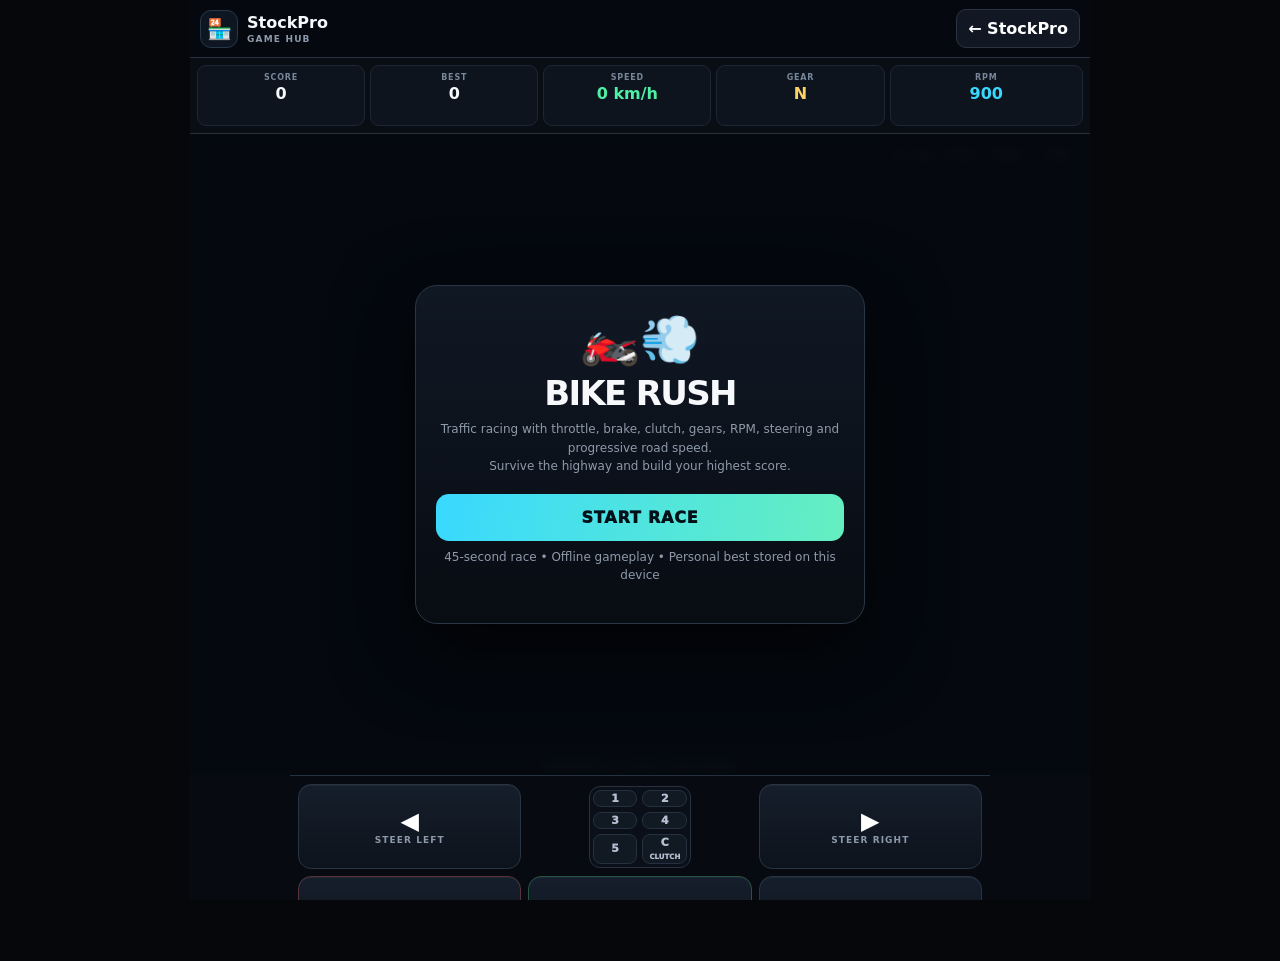
<file: StockPro_Game_Hub_index.html>
<!DOCTYPE html>
<html lang="en">
<head>
<meta charset="UTF-8">
<meta name="viewport" content="width=device-width,initial-scale=1,maximum-scale=1,user-scalable=no,viewport-fit=cover">
<meta name="theme-color" content="#05070b">
<meta name="description" content="StockPro Game Hub — Bike Rush Traffic Racer">
<title>StockPro Game Hub — BIKE RUSH</title>
<style>
:root{
  --bg:#05070b;--panel:#0b1018;--panel2:#111823;--line:#263140;
  --text:#f6f8fc;--muted:#8e9aaa;--cyan:#39d9ff;--green:#4df0a5;
  --yellow:#ffd166;--red:#ff5265;--orange:#ff9f43;
}
*{box-sizing:border-box}
html,body{margin:0;width:100%;height:100%;overflow:hidden;background:var(--bg);color:var(--text);font-family:system-ui,-apple-system,Segoe UI,Roboto,Arial,sans-serif;touch-action:none}
button{font:inherit;-webkit-tap-highlight-color:transparent}
.app{height:100dvh;display:flex;flex-direction:column;max-width:900px;margin:auto;background:#070a10}
.topbar{height:58px;flex:0 0 58px;display:flex;align-items:center;justify-content:space-between;padding:7px 10px;background:rgba(6,9,14,.96);border-bottom:1px solid var(--line);z-index:50}
.brand{display:flex;align-items:center;gap:9px;font-weight:900}
.brand-icon{width:38px;height:38px;border:1px solid #27384a;border-radius:11px;display:grid;place-items:center;background:#0d1621;font-size:20px}
.brand small{display:block;color:var(--muted);font-size:9px;letter-spacing:.13em;margin-top:2px}
.back{background:#111823;color:#fff;border:1px solid #2a3442;border-radius:10px;padding:9px 11px;font-weight:800}
.game-wrap{position:relative;flex:1;min-height:0;display:flex;flex-direction:column}
.hud{height:76px;flex:0 0 76px;display:grid;grid-template-columns:1fr 1fr 1fr 1fr 1.15fr;gap:5px;padding:7px;background:#090d14;border-bottom:1px solid var(--line);z-index:30}
.stat{min-width:0;background:#0d141e;border:1px solid #1c2734;border-radius:9px;text-align:center;padding:7px 3px}
.stat b{display:block;font-size:8px;color:#788699;letter-spacing:.1em}
.stat strong{display:block;font-size:16px;line-height:1.2;margin-top:2px;font-variant-numeric:tabular-nums}
#speed{color:var(--green)}#gear{color:var(--yellow)}#rpm{color:var(--cyan)}
.stage{position:relative;flex:1;min-height:0;overflow:hidden;background:#121a25}
canvas{display:block;width:100%;height:100%;touch-action:none}
.overlay{position:absolute;inset:0;z-index:40;display:flex;align-items:center;justify-content:center;padding:18px;background:rgba(2,5,9,.78);backdrop-filter:blur(7px)}
.overlay.hide{display:none}
.card{width:min(92%,450px);padding:25px 20px 20px;border:1px solid #2b3746;border-radius:22px;background:linear-gradient(180deg,#101824,#080c13);box-shadow:0 25px 80px #000b}
.card-icon{font-size:48px;text-align:center}.card h1{font-size:34px;letter-spacing:-.05em;text-align:center;margin:5px 0}.card p{color:var(--muted);font-size:12px;line-height:1.55;text-align:center;margin:7px 0 18px}
.primary{width:100%;border:0;border-radius:13px;padding:14px;background:linear-gradient(100deg,#39d9ff,#65efc0);color:#031017;font-weight:1000;letter-spacing:.05em}
.secondary{width:100%;margin-top:8px;border:1px solid #2b3746;border-radius:13px;padding:12px;background:#111823;color:#fff;font-weight:800}
.results{display:grid;grid-template-columns:repeat(3,1fr);gap:6px;margin:14px 0}.results div{background:#0c131c;border:1px solid #202b38;border-radius:10px;padding:9px 3px;text-align:center}.results small{display:block;color:#718094;font-size:7px;font-weight:900}.results strong{font-size:18px}
.controls{height:116px;flex:0 0 116px;display:grid;grid-template-columns:1fr 1.25fr 1fr;gap:7px;padding:8px;background:#070b11;border-top:1px solid var(--line);z-index:30}
.ctrl{border:1px solid #293443;border-radius:13px;background:linear-gradient(180deg,#151e2b,#0d131c);color:#fff;font-weight:900;display:flex;flex-direction:column;align-items:center;justify-content:center;gap:2px;box-shadow:inset 0 1px #ffffff0b}.ctrl:active{transform:scale(.97);background:#192838}.ctrl span{font-size:9px;color:#8b98aa;letter-spacing:.12em}.ctrl .big{font-size:24px;line-height:1}
.accel{border-color:#275442}.brake{border-color:#57333b}
.gearbox{position:relative;display:grid;grid-template-columns:repeat(2,1fr);gap:5px;padding:3px;background:#0b1018;border:1px solid #273140;border-radius:11px}
.gear{border:1px solid #253140;border-radius:8px;background:#111923;color:#b5c0d0;font-size:11px;font-weight:950}.gear.active{background:#27381e;color:#fff;border-color:#5b9a53}
.help{position:absolute;right:10px;top:10px;z-index:20;background:#0a1018d9;border:1px solid #273140;border-radius:10px;padding:6px 8px;color:#8d9aac;font-size:8px;pointer-events:none}
.notice{position:absolute;bottom:5px;left:50%;transform:translateX(-50%);z-index:10;color:#657286;font-size:7px;white-space:nowrap;pointer-events:none}
@media(min-width:650px){.controls{grid-template-columns:1fr 1fr 1fr;max-width:700px;margin:auto;width:100%;height:125px}.gearbox{max-width:240px;margin:auto}.ctrl{min-height:85px}}
@media(max-height:650px){.topbar{height:48px;flex-basis:48px}.hud{height:62px;flex-basis:62px}.controls{height:88px;flex-basis:88px}.stat{padding:4px 2px}.stat strong{font-size:13px}.card{padding:17px}.card-icon{font-size:36px}.card h1{font-size:27px}}
</style>
</head>
<body>
<div class="app">
<header class="topbar">
  <div class="brand"><div class="brand-icon">🏪</div><div>StockPro<small>GAME HUB</small></div></div>
  <button class="back" id="backBtn">← StockPro</button>
</header>

<div class="game-wrap">
  <div class="hud">
    <div class="stat"><b>SCORE</b><strong id="score">0</strong></div>
    <div class="stat"><b>BEST</b><strong id="best">0</strong></div>
    <div class="stat"><b>SPEED</b><strong id="speed">0</strong></div>
    <div class="stat"><b>GEAR</b><strong id="gear">N</strong></div>
    <div class="stat"><b>RPM</b><strong id="rpm">900</strong></div>
  </div>

  <div class="stage" id="stage">
    <canvas id="gameCanvas"></canvas>
    <div class="help">A/D or ◀ ▶ • W ACCEL • S BRAKE • 1–5 GEAR</div>
    <div class="notice">Entertainment only — no money or prizes are awarded.</div>

    <div class="overlay" id="startOverlay">
      <div class="card">
        <div class="card-icon">🏍️💨</div>
        <h1>BIKE RUSH</h1>
        <p>Traffic racing with throttle, brake, clutch, gears, RPM, steering and progressive road speed.<br>Survive the highway and build your highest score.</p>
        <button class="primary" id="startBtn">START RACE</button>
        <p>45-second race • Offline gameplay • Personal best stored on this device</p>
      </div>
    </div>

    <div class="overlay hide" id="resultOverlay">
      <div class="card">
        <div class="card-icon" id="resultIcon">💥</div>
        <h1 id="resultTitle">CRASH!</h1>
        <p id="resultText">Keep your eyes on the traffic.</p>
        <div class="results">
          <div><small>SCORE</small><strong id="finalScore">0</strong></div>
          <div><small>OVERTAKES</small><strong id="finalOvertakes">0</strong></div>
          <div><small>BEST</small><strong id="finalBest">0</strong></div>
        </div>
        <button class="primary" id="againBtn">RACE AGAIN</button>
        <button class="secondary" id="resultBackBtn">← STOCKPRO</button>
      </div>
    </div>
  </div>

  <div class="controls">
    <button class="ctrl" id="leftBtn"><div class="big">◀</div><span>STEER LEFT</span></button>
    <div class="gearbox">
      <button class="gear" data-gear="1">1</button>
      <button class="gear" data-gear="2">2</button>
      <button class="gear" data-gear="3">3</button>
      <button class="gear" data-gear="4">4</button>
      <button class="gear" data-gear="5">5</button>
      <button class="gear" id="clutchBtn">C<br><span style="font-size:7px">CLUTCH</span></button>
    </div>
    <button class="ctrl" id="rightBtn"><div class="big">▶</div><span>STEER RIGHT</span></button>
    <button class="ctrl brake" id="brakeBtn"><div class="big">◼</div><span>BRAKE</span></button>
    <button class="ctrl accel" id="accelBtn"><div class="big">▲</div><span>THROTTLE</span></button>
    <button class="ctrl" id="neutralBtn"><div class="big">N</div><span>NEUTRAL</span></button>
  </div>
</div>
</div>

<script>
(function(){
"use strict";

const canvas=document.getElementById("gameCanvas"),ctx=canvas.getContext("2d");
const stage=document.getElementById("stage");
const scoreEl=document.getElementById("score"),bestEl=document.getElementById("best");
const speedEl=document.getElementById("speed"),gearEl=document.getElementById("gear"),rpmEl=document.getElementById("rpm");
const startOverlay=document.getElementById("startOverlay"),resultOverlay=document.getElementById("resultOverlay");
const startBtn=document.getElementById("startBtn"),againBtn=document.getElementById("againBtn");
const backBtn=document.getElementById("backBtn"),resultBackBtn=document.getElementById("resultBackBtn");
const leftBtn=document.getElementById("leftBtn"),rightBtn=document.getElementById("rightBtn");
const accelBtn=document.getElementById("accelBtn"),brakeBtn=document.getElementById("brakeBtn"),clutchBtn=document.getElementById("clutchBtn"),neutralBtn=document.getElementById("neutralBtn");
const finalScore=document.getElementById("finalScore"),finalOvertakes=document.getElementById("finalOvertakes"),finalBest=document.getElementById("finalBest");
const resultTitle=document.getElementById("resultTitle"),resultText=document.getElementById("resultText"),resultIcon=document.getElementById("resultIcon");

const BEST_KEY="stockpro_bike_best";
let best=0;
try{best=Math.max(0,parseInt(localStorage.getItem(BEST_KEY)||"0",10)||0)}catch(e){}
bestEl.textContent=best;

const S={
 running:false,countdown:false,raf:0,last:0,time:45,score:0,overtakes:0,
 lane:1,laneX:0,targetLane:1,speed:0,rpm:900,gear:0,clutch:false,
 throttle:false,brake:false,left:false,right:false,
 roadOffset:0,spawn:0,traffic:[],id:1,shake:0
};
const gearRatios=[0,2.9,2.05,1.55,1.2,.95];
const gearMax=[0,42,70,105,140,175];

function resize(){
 const r=stage.getBoundingClientRect(),d=Math.min(window.devicePixelRatio||1,2);
 canvas.width=Math.max(1,Math.floor(r.width*d));canvas.height=Math.max(1,Math.floor(r.height*d));
 canvas.style.width=r.width+"px";canvas.style.height=r.height+"px";
 ctx.setTransform(d,0,0,d,0,0);
 if(!S.running){S.laneX=(S.targetLane-1)*.27}
}
window.addEventListener("resize",resize);resize();

function clamp(v,a,b){return Math.max(a,Math.min(b,v))}
function rand(a,b){return a+Math.random()*(b-a)}
function laneWorldX(lane){return (lane-1)*.27}
function saveBest(){
 if(S.score>best){best=S.score;try{localStorage.setItem(BEST_KEY,String(best))}catch(e){}}
 bestEl.textContent=best;
}
function updateHUD(){
 scoreEl.textContent=Math.floor(S.score);
 bestEl.textContent=best;
 speedEl.textContent=Math.round(S.speed)+" km/h";
 gearEl.textContent=S.gear===0?"N":S.gear;
 rpmEl.textContent=Math.round(S.rpm);
}

function roadBounds(){
 const w=canvas.clientWidth,h=canvas.clientHeight;
 const horizon=h*.22;
 const bottom=h*1.12;
 const roadTop=w*.22,roadBottom=w*.88;
 return {w,h,horizon,topHalf:roadTop,bottomHalf:roadBottom};
}
function project(z){
 const r=roadBounds(),p=clamp(z,0,1);
 const y=r.horizon+(r.h-r.horizon)*Math.pow(p,1.55);
 const half=r.topHalf+(r.bottomHalf-r.topHalf)*p;
 return {y,half};
}

function drawBackground(){
 const w=canvas.clientWidth,h=canvas.clientHeight,r=roadBounds();
 const sky=ctx.createLinearGradient(0,0,0,r.horizon);
 sky.addColorStop(0,"#081322");sky.addColorStop(1,"#26374a");
 ctx.fillStyle=sky;ctx.fillRect(0,0,w,h);
 // moon / glow
 ctx.globalAlpha=.25;ctx.fillStyle="#d9f5ff";ctx.beginPath();ctx.arc(w*.78,h*.11,22,0,Math.PI*2);ctx.fill();ctx.globalAlpha=1;
 // distant city
 for(let i=0;i<24;i++){
   const bw=w*(.025+((i*17)%9)/300),bh=h*(.035+((i*31)%17)/300);
   const x=i*w/23-bw/2;
   ctx.fillStyle=i%3===0?"#101a27":"#162333";
   ctx.fillRect(x,r.horizon-bh,bw,bh);
 }
 // road
 ctx.beginPath();ctx.moveTo(w/2-r.topHalf,r.horizon);ctx.lineTo(w/2+r.topHalf,r.horizon);ctx.lineTo(w/2+r.bottomHalf,h);ctx.lineTo(w/2-r.bottomHalf,h);ctx.closePath();
 const rg=ctx.createLinearGradient(0,r.horizon,0,h);rg.addColorStop(0,"#303846");rg.addColorStop(1,"#1d232c");
 ctx.fillStyle=rg;ctx.fill();
 // road shoulders
 ctx.strokeStyle="#aab2bd";ctx.lineWidth=3;ctx.beginPath();ctx.moveTo(w/2-r.topHalf,r.horizon);ctx.lineTo(w/2-r.bottomHalf,h);ctx.moveTo(w/2+r.topHalf,r.horizon);ctx.lineTo(w/2+r.bottomHalf,h);ctx.stroke();
 // lane dashes
 const dashPhase=(S.roadOffset%1);
 for(let lane=1;lane<=2;lane++){
   for(let i=-1;i<14;i++){
     const z=(i*.105+dashPhase)%1;if(z<0)continue;
     const p=project(z),x=w/2+(lane===1?-1:1)*p.half/3;
     const dashH=Math.max(2,p.y*.018);
     ctx.fillStyle="rgba(245,248,250,.65)";
     ctx.fillRect(x-1.5,p.y-dashH,3,dashH);
   }
 }
 // speed-side streaks
 if(S.speed>75){
   ctx.globalAlpha=clamp((S.speed-75)/90,.05,.28);
   for(let i=0;i<12;i++){
     const y=rand(r.horizon,h),side=i%2?-1:1,x=w/2+side*(r.topHalf+(r.bottomHalf-r.topHalf)*(y-r.horizon)/(h-r.horizon))*(.75+Math.random()*.2);
     ctx.strokeStyle="#b7efff";ctx.lineWidth=1;ctx.beginPath();ctx.moveTo(x,y);ctx.lineTo(x-side*rand(10,35),y+rand(2,8));ctx.stroke();
   }
   ctx.globalAlpha=1;
 }
}

function drawBike(){
 const w=canvas.clientWidth,h=canvas.clientHeight;
 const x=w/2+S.laneX*w;
 const y=h*.82;
 ctx.save();
 ctx.translate(x,y);
 ctx.rotate((S.targetLane-1-S.laneX)*-.12);
 // shadow
 ctx.globalAlpha=.35;ctx.fillStyle="#000";ctx.beginPath();ctx.ellipse(0,38,24,8,0,0,Math.PI*2);ctx.fill();ctx.globalAlpha=1;
 // rear wheel
 ctx.fillStyle="#080a0d";ctx.beginPath();ctx.ellipse(0,23,8,18,0,0,Math.PI*2);ctx.fill();
 // body
 ctx.fillStyle="#e63946";ctx.beginPath();ctx.moveTo(-11,15);ctx.lineTo(-13,-2);ctx.quadraticCurveTo(-10,-14,0,-18);ctx.quadraticCurveTo(10,-14,13,-2);ctx.lineTo(10,15);ctx.closePath();ctx.fill();
 // tank
 ctx.fillStyle="#252d38";ctx.beginPath();ctx.roundRect(-9,-14,18,19,7);ctx.fill();
 // rider
 ctx.fillStyle="#10151c";ctx.beginPath();ctx.arc(0,-28,9,0,Math.PI*2);ctx.fill();
 ctx.fillStyle="#36d8ff";ctx.beginPath();ctx.arc(0,-30,6,Math.PI,Math.PI*2);ctx.fill();
 // headlight
 ctx.fillStyle="#fff5ba";ctx.shadowBlur=14;ctx.shadowColor="#fff0a0";ctx.beginPath();ctx.arc(0,-5,3.5,0,Math.PI*2);ctx.fill();ctx.shadowBlur=0;
 ctx.strokeStyle="#8995a3";ctx.lineWidth=2;ctx.beginPath();ctx.moveTo(-8,-5);ctx.lineTo(-15,-12);ctx.moveTo(8,-5);ctx.lineTo(15,-12);ctx.stroke();
 ctx.restore();
}

function vehicleColor(type){return {car:"#d94a54",truck:"#d08b35",bus:"#4b8ad9",van:"#7d6bd5"}[type]}
function drawVehicle(v){
 const p=project(v.z),w=canvas.clientWidth,x=w/2+v.laneOffset*p.half;
 const scale=.35+v.z*1.25;
 const vw=(v.type==="bus"||v.type==="truck"?30:25)*scale,vh=(v.type==="bus"||v.type==="truck"?48:40)*scale;
 ctx.save();ctx.translate(x,p.y);ctx.scale(1,1);
 ctx.fillStyle="rgba(0,0,0,.35)";ctx.beginPath();ctx.ellipse(0,vh*.47,vw*.65,vh*.13,0,0,Math.PI*2);ctx.fill();
 ctx.fillStyle=vehicleColor(v.type);ctx.beginPath();ctx.roundRect(-vw/2,-vh/2,vw,vh,Math.max(3,4*scale));ctx.fill();
 ctx.fillStyle="#18212b";ctx.fillRect(-vw*.32,-vh*.28,vw*.64,vh*.25);
 ctx.fillStyle="#ffebc2";ctx.fillRect(-vw*.31,vh*.28,vw*.17,vh*.09);ctx.fillRect(vw*.14,vh*.28,vw*.17,vh*.09);
 ctx.fillStyle="#111";ctx.fillRect(-vw*.5,-vh*.3,4*scale,9*scale);ctx.fillRect(vw*.5-4*scale,-vh*.3,4*scale,9*scale);
 ctx.restore();
}

function spawn(){
 const lanes=[-1,0,1],available=lanes.filter(l=>{
   return !S.traffic.some(v=>Math.abs(v.laneOffset-l)<.05 && v.z<.24);
 });
 if(!available.length)return;
 const lane=available[Math.floor(Math.random()*available.length)];
 const types=["car","car","van","truck","bus"];
 const type=types[Math.floor(Math.random()*types.length)];
 S.traffic.push({id:S.id++,laneOffset:lane,z:0,type,relative:rand(.72,1.05),passed:false});
}

function collision(v){
 if(v.z<.78||v.z>1.05)return false;
 const bikeX=S.laneX,dx=Math.abs(v.laneOffset-bikeX);
 return dx<.14 && v.z>.76;
}

function endRace(crashed){
 S.running=false;cancelAnimationFrame(S.raf);S.raf=0;
 saveBest();updateHUD();
 finalScore.textContent=Math.floor(S.score);finalOvertakes.textContent=S.overtakes;finalBest.textContent=best;
 resultIcon.textContent=crashed?"💥":"🏆";
 resultTitle.textContent=crashed?"CRASH!":"RACE COMPLETE";
 resultText.textContent=crashed?"Collision detected. Use steering, throttle and braking to manage traffic.":"45 seconds complete. Excellent traffic management.";
 resultOverlay.classList.remove("hide");
}

function update(dt){
 const elapsed=45-S.time;
 S.time=clamp(S.time-dt,0,45);
 const difficulty=1+elapsed/45*1.15;
 // Motorcycle drivetrain simulation
 if(S.clutch)S.rpm+=((S.throttle?5000:1300)-S.rpm)*dt*4;
 else if(S.gear===0)S.rpm+=(900-S.rpm)*dt*3;
 else{
   const target=900+(S.speed/Math.max(1,gearMax[S.gear]))*6500;
   S.rpm+=(target-S.rpm)*dt*5;
 }
 S.rpm=clamp(S.rpm,800,8200);
 // Drivetrain acceleration curve
 if(S.throttle && !S.clutch && S.gear>0){
   const ratio=gearRatios[S.gear];
   const torque=1-(S.speed/Math.max(1,gearMax[S.gear]))*.62;
   S.speed+=36*ratio/2.9*torque*dt;
 }else if(S.throttle&&S.gear===0){S.speed=Math.max(0,S.speed-5*dt)}
 if(S.brake)S.speed-=75*dt;
 if(!S.throttle&&!S.brake)S.speed-=9*dt;
 if(S.clutch)S.speed-=4*dt;
 const maxSpeed=S.gear===0?0:gearMax[S.gear]*1.03;
 S.speed=clamp(S.speed,0,maxSpeed);
 // Steering is speed-sensitive
 const steerRate=(1.45-0.55*clamp(S.speed/170,0,1))*dt;
 if(S.left)S.laneX-=steerRate;
 if(S.right)S.laneX+=steerRate;
 S.laneX=clamp(S.laneX,-.92,.92);
 if(!S.left&&!S.right){
   const nearestLane=Math.round((S.laneX/.27)+1)-1;
   S.targetLane=clamp(nearestLane,0,2);
 }else{
   S.targetLane=clamp(Math.round((S.laneX/.27)+1)-1,0,2);
 }
 S.roadOffset+=dt*(.15+S.speed/110);
 // traffic
 S.spawn-=dt*1000;
 const interval=clamp(1050-elapsed*8,420,1050);
 if(S.spawn<=0){spawn();S.spawn=interval*rand(.72,1.08)}
 for(let i=S.traffic.length-1;i>=0;i--){
   const v=S.traffic[i];
   v.z+=dt*(.13+S.speed/210)*v.relative*difficulty;
   if(collision(v)){S.shake=.35;endRace(true);return}
   if(!v.passed&&v.z>.88){v.passed=true;S.overtakes++;S.score+=100+Math.round(S.speed*.6);saveBest()}
   if(v.z>1.12)S.traffic.splice(i,1);
 }
 if(S.shake>0)S.shake-=dt;
 if(S.time<=0){endRace(false);return}
 updateHUD();
}

function render(){
 const w=canvas.clientWidth,h=canvas.clientHeight;
 ctx.save();
 if(S.shake>0)ctx.translate(rand(-3,3),rand(-2,2));
 drawBackground();
 S.traffic.sort((a,b)=>a.z-b.z).forEach(drawVehicle);
 drawBike();
 ctx.restore();
}

function loop(t){
 if(!S.running)return;
 const dt=clamp((t-S.last)/1000,0,.045);S.last=t;
 update(dt);render();
 if(S.running)S.raf=requestAnimationFrame(loop);
}

function reset(){
 cancelAnimationFrame(S.raf);S.raf=0;
 S.running=false;S.countdown=false;S.time=45;S.score=0;S.overtakes=0;S.speed=0;S.rpm=900;S.gear=0;S.clutch=false;S.throttle=false;S.brake=false;S.left=false;S.right=false;S.laneX=0;S.targetLane=1;S.roadOffset=0;S.spawn=0;S.traffic=[];
 updateHUD();render();
 document.querySelectorAll(".gear").forEach(b=>b.classList.remove("active"));
}
function countdownStart(){
 if(S.countdown)return;
 S.countdown=true;let n=3;
 const tick=()=>{
   if(!S.countdown)return;
   if(n>0){startBtn.textContent="STARTING "+n;setTimeout(()=>{n--;tick()},650)}
   else{
     startBtn.textContent="START RACE";S.countdown=false;S.running=true;S.last=performance.now();S.spawn=300;
     S.raf=requestAnimationFrame(loop);
   }
 };
 tick();
}
function start(){
 reset();startOverlay.classList.add("hide");resultOverlay.classList.add("hide");countdownStart();
}
function setGear(g){
 if(S.running && !S.clutch && Math.abs(S.speed-(gearMax[Math.max(0,g)]||0))>45 && S.gear!==0 && g!==0)return;
 S.gear=g;
 document.querySelectorAll(".gear[data-gear]").forEach(b=>b.classList.toggle("active",Number(b.dataset.gear)===g));
 updateHUD();
}
function hold(button,onDown,onUp){
 const down=e=>{e.preventDefault();onDown();button.setPointerCapture?.(e.pointerId)};
 const up=e=>{e.preventDefault();onUp()};
 button.addEventListener("pointerdown",down,{passive:false});
 button.addEventListener("pointerup",up,{passive:false});
 button.addEventListener("pointercancel",up,{passive:false});
 button.addEventListener("pointerleave",e=>{if(e.buttons===0)onUp()},{passive:true});
}
hold(leftBtn,()=>S.left=true,()=>S.left=false);
hold(rightBtn,()=>S.right=true,()=>S.right=false);
hold(accelBtn,()=>S.throttle=true,()=>S.throttle=false);
hold(brakeBtn,()=>S.brake=true,()=>S.brake=false);
hold(clutchBtn,()=>S.clutch=true,()=>S.clutch=false);
document.querySelectorAll(".gear[data-gear]").forEach(b=>b.addEventListener("click",()=>setGear(Number(b.dataset.gear))));
neutralBtn.addEventListener("click",()=>setGear(0));
document.addEventListener("keydown",e=>{
 if(["ArrowLeft","ArrowRight","ArrowUp","ArrowDown"," ","a","d","w","s"].includes(e.key))e.preventDefault();
 if(e.key==="ArrowLeft"||e.key.toLowerCase()==="a")S.left=true;
 if(e.key==="ArrowRight"||e.key.toLowerCase()==="d")S.right=true;
 if(e.key==="ArrowUp"||e.key.toLowerCase()==="w")S.throttle=true;
 if(e.key==="ArrowDown"||e.key.toLowerCase()==="s")S.brake=true;
 if(e.key==="c"||e.key==="C")S.clutch=true;
 if(["1","2","3","4","5"].includes(e.key))setGear(Number(e.key));
 if(e.key==="0"||e.key.toLowerCase()==="n")setGear(0);
});
document.addEventListener("keyup",e=>{
 if(e.key==="ArrowLeft"||e.key.toLowerCase()==="a")S.left=false;
 if(e.key==="ArrowRight"||e.key.toLowerCase()==="d")S.right=false;
 if(e.key==="ArrowUp"||e.key.toLowerCase()==="w")S.throttle=false;
 if(e.key==="ArrowDown"||e.key.toLowerCase()==="s")S.brake=false;
 if(e.key==="c"||e.key==="C")S.clutch=false;
});
startBtn.addEventListener("click",start);
againBtn.addEventListener("click",start);
function goBack(){S.running=false;cancelAnimationFrame(S.raf);location.href="index.html"}
backBtn.addEventListener("click",goBack);resultBackBtn.addEventListener("click",goBack);
reset();
})();
</script>
</body>
</html>
</file>
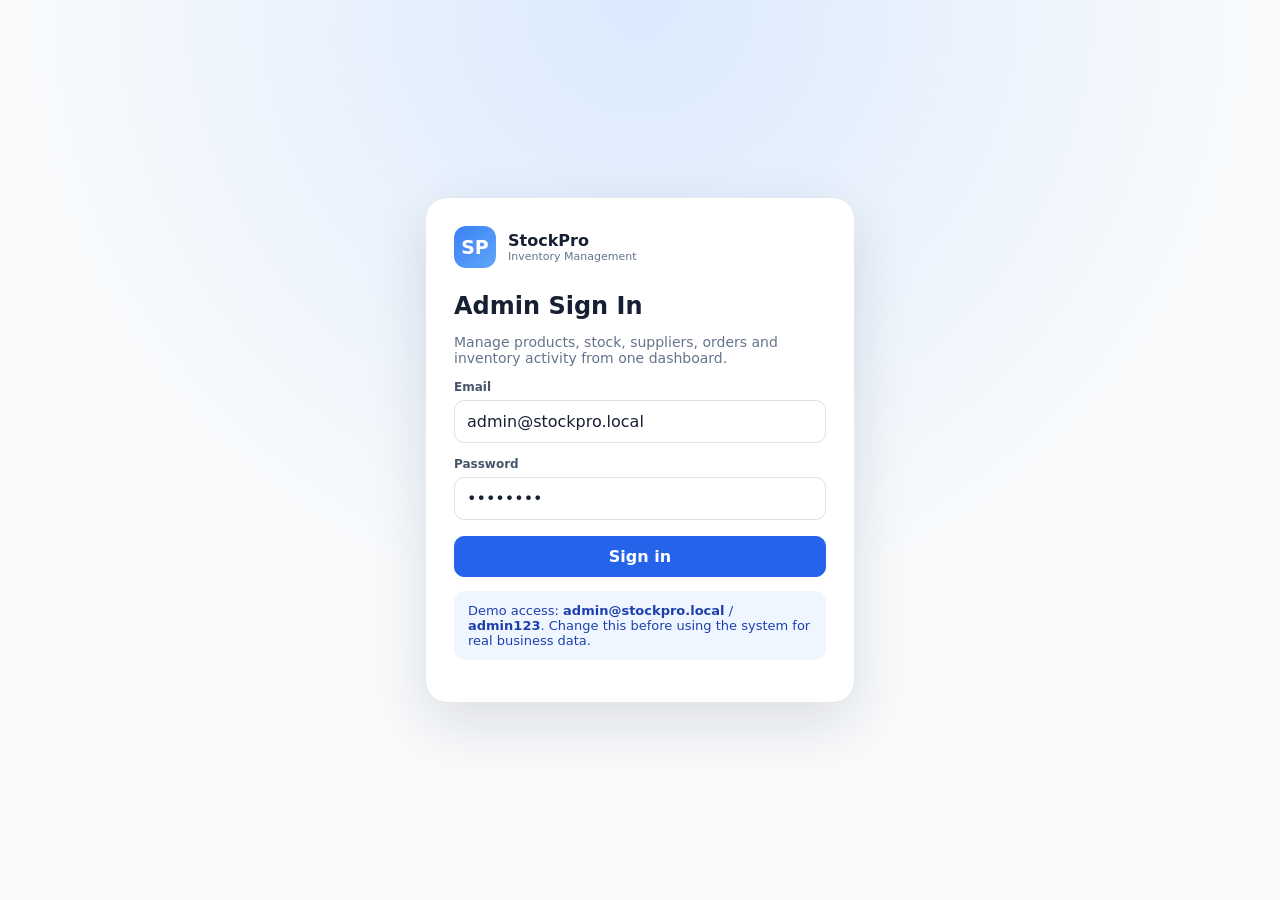
<file: StockPro_Inventory_Professional_index.html>
<!DOCTYPE html>
<html lang="en">
<head>
<meta charset="UTF-8">
<meta name="viewport" content="width=device-width, initial-scale=1.0">
<meta name="description" content="StockPro - Professional Inventory Management System">
<meta name="theme-color" content="#0f172a">
<title>StockPro | Inventory Management System</title>
<style>
:root{
  --bg:#f5f7fb;--card:#fff;--text:#172033;--muted:#64748b;--line:#e5e7eb;
  --primary:#2563eb;--primary2:#1d4ed8;--success:#059669;--warning:#d97706;
  --danger:#dc2626;--sidebar:#0f172a;--sidebar2:#111c31;--shadow:0 8px 30px rgba(15,23,42,.08);
  --radius:16px;
}
*{box-sizing:border-box}
html,body{margin:0;padding:0;font-family:Inter,ui-sans-serif,system-ui,-apple-system,Segoe UI,Roboto,Arial,sans-serif;background:var(--bg);color:var(--text)}
button,input,select,textarea{font:inherit}
button{cursor:pointer}
a{color:inherit}
.hidden{display:none!important}
.app{min-height:100vh;display:flex}
.sidebar{position:fixed;z-index:30;left:0;top:0;bottom:0;width:250px;background:linear-gradient(180deg,var(--sidebar),var(--sidebar2));color:#fff;padding:20px 14px;display:flex;flex-direction:column;transition:.25s}
.brand{display:flex;align-items:center;gap:12px;padding:8px 10px 24px}
.brand-mark{width:42px;height:42px;border-radius:12px;background:linear-gradient(135deg,#3b82f6,#60a5fa);display:grid;place-items:center;font-weight:900;font-size:19px}
.brand h1{font-size:18px;margin:0}.brand span{font-size:11px;color:#94a3b8}
.nav{display:grid;gap:6px}.nav button{border:0;background:transparent;color:#cbd5e1;text-align:left;padding:12px;border-radius:11px;display:flex;gap:11px;align-items:center}.nav button:hover,.nav button.active{background:rgba(59,130,246,.18);color:#fff}.nav .ico{width:20px;text-align:center}
.sidebar-footer{margin-top:auto;color:#94a3b8;font-size:12px;padding:12px}
.main{margin-left:250px;width:calc(100% - 250px);min-width:0}
.topbar{height:70px;background:rgba(255,255,255,.94);backdrop-filter:blur(10px);border-bottom:1px solid var(--line);display:flex;align-items:center;justify-content:space-between;padding:0 26px;position:sticky;top:0;z-index:20}
.topbar-left{display:flex;align-items:center;gap:12px}.menu-btn{display:none}
.topbar h2{font-size:20px;margin:0}.topbar-right{display:flex;align-items:center;gap:10px}
.avatar{width:38px;height:38px;border-radius:50%;background:#dbeafe;color:#1d4ed8;display:grid;place-items:center;font-weight:800}
.content{padding:26px;max-width:1500px;margin:auto}
.page{display:none}.page.active{display:block}
.hero{background:linear-gradient(135deg,#0f172a,#1e3a8a);color:#fff;border-radius:22px;padding:28px;margin-bottom:22px;box-shadow:var(--shadow)}
.hero h3{font-size:26px;margin:0 0 7px}.hero p{margin:0;color:#cbd5e1;max-width:720px}
.stats{display:grid;grid-template-columns:repeat(4,1fr);gap:16px;margin-bottom:22px}
.stat{background:var(--card);border:1px solid var(--line);border-radius:var(--radius);padding:19px;box-shadow:var(--shadow)}
.stat .label{color:var(--muted);font-size:13px}.stat .value{font-size:29px;font-weight:800;margin-top:7px}.stat small{color:var(--muted)}
.grid2{display:grid;grid-template-columns:1.2fr .8fr;gap:18px}
.card{background:var(--card);border:1px solid var(--line);border-radius:var(--radius);box-shadow:var(--shadow);padding:20px;margin-bottom:18px}
.card-head{display:flex;align-items:center;justify-content:space-between;gap:12px;margin-bottom:16px}.card h3{margin:0;font-size:17px}.muted{color:var(--muted)}
.actions{display:flex;gap:8px;flex-wrap:wrap}
.btn{border:1px solid var(--line);background:#fff;color:var(--text);padding:10px 14px;border-radius:10px;font-weight:700}.btn:hover{background:#f8fafc}.btn.primary{background:var(--primary);border-color:var(--primary);color:#fff}.btn.primary:hover{background:var(--primary2)}.btn.success{background:#ecfdf5;border-color:#a7f3d0;color:#047857}.btn.danger{background:#fef2f2;border-color:#fecaca;color:#b91c1c}.btn.small{padding:7px 9px;font-size:12px}
.form-grid{display:grid;grid-template-columns:repeat(2,1fr);gap:14px}.field{display:grid;gap:6px}.field.full{grid-column:1/-1}.field label{font-size:12px;font-weight:800;color:#475569}.field input,.field select,.field textarea{width:100%;border:1px solid #dbe1ea;border-radius:10px;padding:11px 12px;outline:0;background:#fff;color:var(--text)}.field textarea{min-height:90px;resize:vertical}.field input:focus,.field select:focus,.field textarea:focus{border-color:#60a5fa;box-shadow:0 0 0 3px rgba(37,99,235,.1)}
.table-wrap{overflow:auto;border:1px solid var(--line);border-radius:12px}.table{width:100%;border-collapse:collapse;min-width:720px}.table th,.table td{padding:12px 13px;border-bottom:1px solid var(--line);text-align:left;font-size:13px;white-space:nowrap}.table th{background:#f8fafc;color:#475569;font-size:11px;text-transform:uppercase;letter-spacing:.04em}.table tr:last-child td{border-bottom:0}
.badge{display:inline-flex;align-items:center;padding:5px 8px;border-radius:999px;font-size:11px;font-weight:800}.badge.green{background:#ecfdf5;color:#047857}.badge.yellow{background:#fffbeb;color:#b45309}.badge.red{background:#fef2f2;color:#b91c1c}.badge.blue{background:#eff6ff;color:#1d4ed8}.badge.gray{background:#f1f5f9;color:#475569}
.search-row{display:flex;gap:10px;flex-wrap:wrap;margin-bottom:14px}.search-row input{flex:1;min-width:180px;border:1px solid #dbe1ea;border-radius:10px;padding:11px 12px}
.kpi-list{display:grid;gap:12px}.kpi{display:flex;justify-content:space-between;gap:10px;padding:12px;background:#f8fafc;border-radius:10px}.bar{height:9px;background:#e2e8f0;border-radius:99px;overflow:hidden;margin-top:7px}.bar i{display:block;height:100%;background:#2563eb;border-radius:99px}
.empty{padding:32px;text-align:center;color:var(--muted)}.notice{padding:12px 14px;border-radius:11px;background:#eff6ff;color:#1e40af;font-size:13px;margin-bottom:14px}
.toast{position:fixed;right:20px;bottom:20px;z-index:100;padding:13px 16px;border-radius:12px;background:#0f172a;color:#fff;box-shadow:0 10px 35px rgba(0,0,0,.2);opacity:0;transform:translateY(15px);pointer-events:none;transition:.25s}.toast.show{opacity:1;transform:none}
.modal-backdrop{position:fixed;inset:0;background:rgba(2,6,23,.55);z-index:80;display:none;align-items:center;justify-content:center;padding:18px}.modal-backdrop.open{display:flex}.modal{width:min(650px,100%);max-height:90vh;overflow:auto;background:#fff;border-radius:18px;padding:22px;box-shadow:0 30px 80px rgba(0,0,0,.25)}.modal-head{display:flex;justify-content:space-between;align-items:center;margin-bottom:18px}.close{border:0;background:#f1f5f9;border-radius:9px;width:36px;height:36px;font-size:20px}
.login{min-height:100vh;display:grid;place-items:center;background:radial-gradient(circle at top,#dbeafe,#f8fafc 55%);padding:20px}.login-card{width:min(430px,100%);background:#fff;border:1px solid var(--line);border-radius:22px;padding:28px;box-shadow:0 20px 60px rgba(15,23,42,.12)}.login-logo{display:flex;align-items:center;gap:12px;margin-bottom:24px}.login-logo .brand-mark{color:#fff}.login-card h2{margin:0 0 8px}.login-card p{color:var(--muted);font-size:14px}.login-card .field{margin-top:14px}.login-card .btn{width:100%;margin-top:16px}
.chart{display:flex;align-items:end;gap:10px;height:190px;padding:10px 4px 0}.col{flex:1;display:flex;flex-direction:column;align-items:center;justify-content:end;height:100%;gap:7px}.col i{width:100%;max-width:42px;background:linear-gradient(180deg,#60a5fa,#2563eb);border-radius:8px 8px 3px 3px;min-height:4px}.col span{font-size:10px;color:var(--muted)}
@media(max-width:1050px){.stats{grid-template-columns:repeat(2,1fr)}.grid2{grid-template-columns:1fr}}
@media(max-width:760px){
 .sidebar{transform:translateX(-100%);width:265px}.sidebar.open{transform:none}.main{margin-left:0;width:100%}.menu-btn{display:grid;place-items:center;border:0;background:#f1f5f9;width:40px;height:40px;border-radius:10px;font-size:20px}.topbar{padding:0 14px}.content{padding:15px}.stats{grid-template-columns:1fr 1fr}.form-grid{grid-template-columns:1fr}.field.full{grid-column:auto}.hero{padding:21px}.hero h3{font-size:22px}.topbar h2{font-size:17px}
}
@media(max-width:460px){.stats{grid-template-columns:1fr}.topbar-right .muted{display:none}}
</style>
</head>
<body>

<div id="loginView" class="login">
  <div class="login-card">
    <div class="login-logo">
      <div class="brand-mark">SP</div>
      <div><strong>StockPro</strong><div class="muted" style="font-size:11px">Inventory Management</div></div>
    </div>
    <h2>Admin Sign In</h2>
    <p>Manage products, stock, suppliers, orders and inventory activity from one dashboard.</p>
    <div class="field"><label>Email</label><input id="loginEmail" type="email" value="admin@stockpro.local" autocomplete="username"></div>
    <div class="field"><label>Password</label><input id="loginPassword" type="password" value="admin123" autocomplete="current-password"></div>
    <button class="btn primary" onclick="login()">Sign in</button>
    <div class="notice" style="margin-top:14px">Demo access: <b>admin@stockpro.local</b> / <b>admin123</b>. Change this before using the system for real business data.</div>
  </div>
</div>

<div id="app" class="app hidden">
  <aside id="sidebar" class="sidebar">
    <div class="brand">
      <div class="brand-mark">SP</div>
      <div><h1>StockPro</h1><span>Inventory Management</span></div>
    </div>
    <nav class="nav">
      <button data-page="dashboard" onclick="showPage('dashboard')"><span class="ico">⌂</span>Dashboard</button>
      <button data-page="products" onclick="showPage('products')"><span class="ico">▣</span>Products</button>
      <button data-page="categories" onclick="showPage('categories')"><span class="ico">◈</span>Categories</button>
      <button data-page="suppliers" onclick="showPage('suppliers')"><span class="ico">♟</span>Suppliers</button>
      <button data-page="orders" onclick="showPage('orders')"><span class="ico">▤</span>Orders</button>
      <button data-page="stock" onclick="showPage('stock')"><span class="ico">↕</span>Stock Movements</button>
      <button data-page="reports" onclick="showPage('reports')"><span class="ico">▥</span>Reports</button>
      <button data-page="settings" onclick="showPage('settings')"><span class="ico">⚙</span>Settings</button>
    </nav>
    <div class="sidebar-footer">Local demo database • v1.0</div>
  </aside>

  <main class="main">
    <header class="topbar">
      <div class="topbar-left"><button class="menu-btn" onclick="toggleSidebar()">☰</button><h2 id="pageTitle">Dashboard</h2></div>
      <div class="topbar-right"><span class="muted" id="today"></span><div class="avatar">A</div></div>
    </header>

    <div class="content">
      <section id="page-dashboard" class="page active">
        <div class="hero"><h3>Inventory Command Center</h3><p>Track products, stock levels, suppliers and orders with a clean admin-focused workflow.</p></div>
        <div class="stats">
          <div class="stat"><div class="label">Total Products</div><div class="value" id="statProducts">0</div><small>Items in catalog</small></div>
          <div class="stat"><div class="label">Inventory Value</div><div class="value" id="statValue">₹0</div><small>Based on purchase cost</small></div>
          <div class="stat"><div class="label">Low Stock</div><div class="value" id="statLow">0</div><small>Needs attention</small></div>
          <div class="stat"><div class="label">Open Orders</div><div class="value" id="statOrders">0</div><small>Pending purchase orders</small></div>
        </div>
        <div class="grid2">
          <div class="card"><div class="card-head"><h3>Recent Inventory Activity</h3><button class="btn small" onclick="showPage('stock')">View all</button></div><div id="recentActivity"></div></div>
          <div class="card"><div class="card-head"><h3>Stock Health</h3></div><div id="stockHealth"></div></div>
        </div>
      </section>

      <section id="page-products" class="page">
        <div class="card">
          <div class="card-head"><div><h3>Products</h3><div class="muted">Manage your inventory catalog.</div></div><button class="btn primary" onclick="openProductModal()">+ Add Product</button></div>
          <div class="search-row"><input id="productSearch" placeholder="Search name, SKU or category..." oninput="renderProducts()"></div>
          <div class="table-wrap"><table class="table"><thead><tr><th>Product</th><th>SKU</th><th>Category</th><th>Cost</th><th>Price</th><th>Stock</th><th>Status</th><th>Actions</th></tr></thead><tbody id="productsTable"></tbody></table></div>
        </div>
      </section>

      <section id="page-categories" class="page">
        <div class="card">
          <div class="card-head"><div><h3>Categories</h3><div class="muted">Organize products by category.</div></div><button class="btn primary" onclick="openCategoryModal()">+ Add Category</button></div>
          <div class="table-wrap"><table class="table"><thead><tr><th>Name</th><th>Description</th><th>Products</th><th>Actions</th></tr></thead><tbody id="categoriesTable"></tbody></table></div>
        </div>
      </section>

      <section id="page-suppliers" class="page">
        <div class="card">
          <div class="card-head"><div><h3>Suppliers</h3><div class="muted">Keep supplier contact information organized.</div></div><button class="btn primary" onclick="openSupplierModal()">+ Add Supplier</button></div>
          <div class="table-wrap"><table class="table"><thead><tr><th>Supplier</th><th>Contact</th><th>Email</th><th>Phone</th><th>Products</th><th>Actions</th></tr></thead><tbody id="suppliersTable"></tbody></table></div>
        </div>
      </section>

      <section id="page-orders" class="page">
        <div class="card">
          <div class="card-head"><div><h3>Purchase Orders</h3><div class="muted">Create and track incoming stock.</div></div><button class="btn primary" onclick="openOrderModal()">+ New Order</button></div>
          <div class="table-wrap"><table class="table"><thead><tr><th>Order</th><th>Supplier</th><th>Product</th><th>Qty</th><th>Total</th><th>Status</th><th>Actions</th></tr></thead><tbody id="ordersTable"></tbody></table></div>
        </div>
      </section>

      <section id="page-stock" class="page">
        <div class="card">
          <div class="card-head"><div><h3>Stock Movements</h3><div class="muted">Record stock-in and stock-out activity.</div></div><button class="btn primary" onclick="openStockModal()">+ Record Movement</button></div>
          <div class="table-wrap"><table class="table"><thead><tr><th>Date</th><th>Product</th><th>Type</th><th>Quantity</th><th>Note</th><th>Stock After</th></tr></thead><tbody id="stockTable"></tbody></table></div>
        </div>
      </section>

      <section id="page-reports" class="page">
        <div class="grid2">
          <div class="card"><div class="card-head"><h3>Inventory by Category</h3><button class="btn small" onclick="exportCSV()">Export CSV</button></div><div id="categoryReport"></div></div>
          <div class="card"><div class="card-head"><h3>Stock Distribution</h3></div><div id="distributionReport"></div></div>
        </div>
        <div class="card"><div class="card-head"><h3>Data Backup</h3></div><p class="muted">Download a complete JSON backup of the current local database or restore one later.</p><div class="actions"><button class="btn primary" onclick="downloadBackup()">Download Backup</button><label class="btn">Restore Backup<input type="file" accept=".json" onchange="restoreBackup(event)" hidden></label><button class="btn danger" onclick="resetData()">Reset Demo Data</button></div></div>
      </section>

      <section id="page-settings" class="page">
        <div class="card">
          <div class="card-head"><div><h3>Settings</h3><div class="muted">Application preferences for this browser.</div></div></div>
          <div class="form-grid">
            <div class="field"><label>Business Name</label><input id="businessName" value="StockPro Inventory"></div>
            <div class="field"><label>Currency</label><select id="currency"><option value="₹">INR (₹)</option><option value="$">USD ($)</option><option value="€">EUR (€)</option></select></div>
            <div class="field"><label>Low Stock Threshold</label><input id="threshold" type="number" min="0" value="10"></div>
            <div class="field"><label>Admin Email</label><input id="adminEmail" type="email" value="admin@stockpro.local"></div>
          </div>
          <div class="actions" style="margin-top:18px"><button class="btn primary" onclick="saveSettings()">Save Settings</button><button class="btn" onclick="logout()">Logout</button></div>
        </div>
      </section>
    </div>
  </main>
</div>

<div id="modalBackdrop" class="modal-backdrop" onclick="if(event.target===this)closeModal()"><div id="modal" class="modal"></div></div>
<div id="toast" class="toast"></div>

<script>
(function(){
"use strict";
const KEY="stockpro_inventory_v1";
const defaultDB={
 settings:{businessName:"StockPro Inventory",currency:"₹",threshold:10,adminEmail:"admin@stockpro.local"},
 categories:[
  {id:"c1",name:"Electronics",description:"Electronic products and accessories"},
  {id:"c2",name:"Office",description:"Office and stationery products"},
  {id:"c3",name:"Tools",description:"Tools and maintenance equipment"}
 ],
 suppliers:[
  {id:"s1",name:"Tech Supply Co.",contact:"Ravi Kumar",email:"ravi@example.com",phone:"+91 9000000000"},
  {id:"s2",name:"Office World",contact:"Anita Sharma",email:"anita@example.com",phone:"+91 9111111111"}
 ],
 products:[
  {id:"p1",name:"Wireless Keyboard",sku:"ELEC-001",category:"Electronics",cost:650,price:999,stock:24},
  {id:"p2",name:"USB-C Cable",sku:"ELEC-002",category:"Electronics",cost:120,price:249,stock:7},
  {id:"p3",name:"Notebook A5",sku:"OFF-001",category:"Office",cost:45,price:80,stock:65},
  {id:"p4",name:"Screwdriver Set",sku:"TOOL-001",category:"Tools",cost:300,price:499,stock:12}
 ],
 orders:[
  {id:"PO-1001",supplier:"Tech Supply Co.",product:"Wireless Keyboard",qty:20,total:13000,status:"Pending",date:"2026-09-10"}
 ],
 movements:[
  {id:"m1",date:"2026-09-17",product:"Wireless Keyboard",type:"IN",qty:24,note:"Opening stock",after:24},
  {id:"m2",date:"2026-09-17",product:"USB-C Cable",type:"IN",qty:7,note:"Opening stock",after:7},
  {id:"m3",date:"2026-09-17",product:"Notebook A5",type:"IN",qty:65,note:"Opening stock",after:65},
  {id:"m4",date:"2026-09-17",product:"Screwdriver Set",type:"IN",qty:12,note:"Opening stock",after:12}
 ]
};
let db=loadDB();
let editing={type:null,id:null};

function clone(x){return JSON.parse(JSON.stringify(x))}
function loadDB(){try{const raw=localStorage.getItem(KEY);return raw?Object.assign(clone(defaultDB),JSON.parse(raw)):clone(defaultDB)}catch(e){return clone(defaultDB)}}
function saveDB(){localStorage.setItem(KEY,JSON.stringify(db))}
function esc(v){return String(v??"").replace(/[&<>"']/g,m=>({"&":"&amp;","<":"&lt;",">":"&gt;",'"':"&quot;","'":"&#039;"}[m]))}
function money(n){return (db.settings.currency||"₹")+Number(n||0).toLocaleString("en-IN",{maximumFractionDigits:2})}
function uid(prefix){return prefix+"_"+Date.now().toString(36)+Math.random().toString(36).slice(2,6)}
function toast(msg){const el=document.getElementById("toast");el.textContent=msg;el.classList.add("show");clearTimeout(window.__toast);window.__toast=setTimeout(()=>el.classList.remove("show"),2200)}
function categoryNames(){return db.categories.map(c=>c.name)}
function productByName(name){return db.products.find(p=>p.name===name)}
function statusBadge(p){const t=Number(db.settings.threshold)||10;if(p.stock<=0)return '<span class="badge red">Out of stock</span>';if(p.stock<=t)return '<span class="badge yellow">Low stock</span>';return '<span class="badge green">In stock</span>'}
function today(){return new Date().toISOString().slice(0,10)}
function refresh(){
 document.getElementById("today").textContent=new Date().toLocaleDateString("en-IN",{day:"2-digit",month:"short",year:"numeric"});
 document.getElementById("businessName").value=db.settings.businessName;
 document.getElementById("currency").value=db.settings.currency;
 document.getElementById("threshold").value=db.settings.threshold;
 document.getElementById("adminEmail").value=db.settings.adminEmail;
 renderDashboard();renderProducts();renderCategories();renderSuppliers();renderOrders();renderStock();renderReports();
}
window.showPage=function(page){
 document.querySelectorAll(".page").forEach(x=>x.classList.remove("active"));
 const el=document.getElementById("page-"+page);if(el)el.classList.add("active");
 document.querySelectorAll(".nav button").forEach(x=>x.classList.toggle("active",x.dataset.page===page));
 const titles={dashboard:"Dashboard",products:"Products",categories:"Categories",suppliers:"Suppliers",orders:"Purchase Orders",stock:"Stock Movements",reports:"Reports",settings:"Settings"};
 document.getElementById("pageTitle").textContent=titles[page]||"Dashboard";
 document.getElementById("sidebar").classList.remove("open");
 window.scrollTo({top:0,behavior:"smooth"});
}
window.toggleSidebar=function(){document.getElementById("sidebar").classList.toggle("open")}
function renderDashboard(){
 const total=db.products.length,value=db.products.reduce((s,p)=>s+p.cost*p.stock,0),low=db.products.filter(p=>p.stock<=db.settings.threshold).length,open=db.orders.filter(o=>o.status==="Pending").length;
 document.getElementById("statProducts").textContent=total;document.getElementById("statValue").textContent=money(value);document.getElementById("statLow").textContent=low;document.getElementById("statOrders").textContent=open;
 const acts=db.movements.slice().reverse().slice(0,6);
 document.getElementById("recentActivity").innerHTML=acts.length?acts.map(a=>`<div style="display:flex;justify-content:space-between;gap:10px;padding:10px 0;border-bottom:1px solid var(--line)"><div><b>${esc(a.product)}</b><div class="muted" style="font-size:12px">${esc(a.note||"Stock movement")} • ${esc(a.date)}</div></div><span class="badge ${a.type==="IN"?"green":"blue"}">${a.type==="IN"?"+":"-"}${a.qty}</span></div>`).join(""):'<div class="empty">No activity yet.</div>';
 const inStock=db.products.filter(p=>p.stock>db.settings.threshold).length,lowStock=db.products.filter(p=>p.stock>0&&p.stock<=db.settings.threshold).length,out=db.products.filter(p=>p.stock<=0).length,totalP=Math.max(1,db.products.length);
 document.getElementById("stockHealth").innerHTML=[["Healthy",inStock,"green"],["Low stock",lowStock,"yellow"],["Out of stock",out,"red"]].map(x=>`<div style="margin:13px 0"><div style="display:flex;justify-content:space-between"><span>${x[0]}</span><b>${x[1]}</b></div><div class="bar"><i style="width:${Math.round(x[1]/totalP*100)}%"></i></div></div>`).join("");
}
window.renderProducts=function(){
 const q=(document.getElementById("productSearch")?.value||"").toLowerCase();
 const rows=db.products.filter(p=>[p.name,p.sku,p.category].join(" ").toLowerCase().includes(q));
 document.getElementById("productsTable").innerHTML=rows.length?rows.map(p=>`<tr><td><b>${esc(p.name)}</b></td><td>${esc(p.sku)}</td><td>${esc(p.category)}</td><td>${money(p.cost)}</td><td>${money(p.price)}</td><td><b>${p.stock}</b></td><td>${statusBadge(p)}</td><td><div class="actions"><button class="btn small" onclick="openProductModal('${p.id}')">Edit</button><button class="btn small danger" onclick="deleteItem('products','${p.id}')">Delete</button></div></td></tr>`).join(""):'<tr><td colspan="8"><div class="empty">No products found.</div></td></tr>';
}
window.renderCategories=function(){
 document.getElementById("categoriesTable").innerHTML=db.categories.length?db.categories.map(c=>`<tr><td><b>${esc(c.name)}</b></td><td>${esc(c.description)}</td><td>${db.products.filter(p=>p.category===c.name).length}</td><td><div class="actions"><button class="btn small" onclick="openCategoryModal('${c.id}')">Edit</button><button class="btn small danger" onclick="deleteItem('categories','${c.id}')">Delete</button></div></td></tr>`).join(""):'<tr><td colspan="4"><div class="empty">No categories.</div></td></tr>';
}
window.renderSuppliers=function(){
 document.getElementById("suppliersTable").innerHTML=db.suppliers.length?db.suppliers.map(s=>`<tr><td><b>${esc(s.name)}</b></td><td>${esc(s.contact)}</td><td>${esc(s.email)}</td><td>${esc(s.phone)}</td><td>${db.products.filter(p=>p.supplier===s.name).length}</td><td><div class="actions"><button class="btn small" onclick="openSupplierModal('${s.id}')">Edit</button><button class="btn small danger" onclick="deleteItem('suppliers','${s.id}')">Delete</button></div></td></tr>`).join(""):'<tr><td colspan="6"><div class="empty">No suppliers.</div></td></tr>';
}
window.renderOrders=function(){
 document.getElementById("ordersTable").innerHTML=db.orders.length?db.orders.slice().reverse().map(o=>`<tr><td><b>${esc(o.id)}</b><div class="muted" style="font-size:11px">${esc(o.date)}</div></td><td>${esc(o.supplier)}</td><td>${esc(o.product)}</td><td>${o.qty}</td><td>${money(o.total)}</td><td><span class="badge ${o.status==="Received"?"green":o.status==="Cancelled"?"red":"yellow"}">${esc(o.status)}</span></td><td>${o.status==="Pending"?`<button class="btn small success" onclick="receiveOrder('${o.id}')">Receive</button>`:`<button class="btn small danger" onclick="deleteItem('orders','${o.id}')">Delete</button>`}</td></tr>`).join(""):'<tr><td colspan="7"><div class="empty">No purchase orders.</div></td></tr>';
}
window.renderStock=function(){
 document.getElementById("stockTable").innerHTML=db.movements.length?db.movements.slice().reverse().map(m=>`<tr><td>${esc(m.date)}</td><td><b>${esc(m.product)}</b></td><td><span class="badge ${m.type==="IN"?"green":"blue"}">${m.type==="IN"?"Stock In":"Stock Out"}</span></td><td>${m.qty}</td><td>${esc(m.note||"—")}</td><td>${m.after}</td></tr>`).join(""):'<tr><td colspan="6"><div class="empty">No movements.</div></td></tr>';
}
function renderReports(){
 const total=Math.max(1,db.products.reduce((s,p)=>s+p.stock,0));
 document.getElementById("categoryReport").innerHTML=db.categories.map(c=>{const ps=db.products.filter(p=>p.category===c.name),qty=ps.reduce((s,p)=>s+p.stock,0);return `<div style="margin:14px 0"><div style="display:flex;justify-content:space-between"><span>${esc(c.name)}</span><b>${qty}</b></div><div class="bar"><i style="width:${Math.round(qty/total*100)}%"></i></div></div>`}).join("")||'<div class="empty">No category data.</div>';
 const vals=[["In stock",db.products.filter(p=>p.stock>db.settings.threshold).length],["Low stock",db.products.filter(p=>p.stock>0&&p.stock<=db.settings.threshold).length],["Out of stock",db.products.filter(p=>p.stock<=0).length]];
 document.getElementById("distributionReport").innerHTML=vals.map(x=>`<div class="kpi"><span>${x[0]}</span><b>${x[1]}</b></div>`).join("");
}
function openModal(title,body,submit){document.getElementById("modal").innerHTML=`<div class="modal-head"><div><h3 style="margin:0">${title}</h3></div><button class="close" onclick="closeModal()">×</button></div>${body}<div class="actions" style="margin-top:18px;justify-content:flex-end"><button class="btn" onclick="closeModal()">Cancel</button><button class="btn primary" onclick="${submit}">Save</button></div>`;document.getElementById("modalBackdrop").classList.add("open")}
window.closeModal=function(){document.getElementById("modalBackdrop").classList.remove("open")}
window.openProductModal=function(id){
 const p=db.products.find(x=>x.id===id)||{name:"",sku:"",category:db.categories[0]?.name||"",cost:0,price:0,stock:0};
 editing={type:"product",id:id||null};
 const opts=db.categories.map(c=>`<option ${c.name===p.category?"selected":""}>${esc(c.name)}</option>`).join("");
 openModal(id?"Edit Product":"Add Product",`<div class="form-grid"><div class="field"><label>Product Name</label><input id="fName" value="${esc(p.name)}"></div><div class="field"><label>SKU</label><input id="fSku" value="${esc(p.sku)}"></div><div class="field"><label>Category</label><select id="fCategory">${opts}</select></div><div class="field"><label>Cost Price</label><input id="fCost" type="number" min="0" value="${p.cost}"></div><div class="field"><label>Selling Price</label><input id="fPrice" type="number" min="0" value="${p.price}"></div><div class="field"><label>Opening Stock</label><input id="fStock" type="number" min="0" value="${p.stock}"></div></div>`,"saveProduct()");
}
window.saveProduct=function(){
 const name=document.getElementById("fName").value.trim(),sku=document.getElementById("fSku").value.trim(),category=document.getElementById("fCategory").value,cost=Number(document.getElementById("fCost").value),price=Number(document.getElementById("fPrice").value),stock=Number(document.getElementById("fStock").value);
 if(!name||!sku||!category||cost<0||price<0||stock<0)return toast("Please enter valid product details.");
 if(db.products.some(p=>p.sku.toLowerCase()===sku.toLowerCase()&&p.id!==editing.id))return toast("SKU already exists.");
 if(editing.id){const p=productById(editing.id);const diff=stock-p.stock;p.name=name;p.sku=sku;p.category=category;p.cost=cost;p.price=price;p.stock=stock;if(diff)db.movements.push({id:uid("m"),date:today(),product:name,type:diff>0?"IN":"OUT",qty:Math.abs(diff),note:"Manual product update",after:stock})}
 else{db.products.push({id:uid("p"),name,sku,category,cost,price,stock});if(stock)db.movements.push({id:uid("m"),date:today(),product:name,type:"IN",qty:stock,note:"Opening stock",after:stock})}
 saveDB();closeModal();refresh();toast("Product saved.");
}
function productById(id){return db.products.find(p=>p.id===id)}
window.openCategoryModal=function(id){
 const c=db.categories.find(x=>x.id===id)||{name:"",description:""};editing={type:"category",id:id||null};
 openModal(id?"Edit Category":"Add Category",`<div class="form-grid"><div class="field"><label>Name</label><input id="fCatName" value="${esc(c.name)}"></div><div class="field"><label>Description</label><input id="fCatDesc" value="${esc(c.description)}"></div></div>`,"saveCategory()");
}
window.saveCategory=function(){const name=document.getElementById("fCatName").value.trim(),description=document.getElementById("fCatDesc").value.trim();if(!name)return toast("Category name is required.");if(db.categories.some(c=>c.name.toLowerCase()===name.toLowerCase()&&c.id!==editing.id))return toast("Category already exists.");if(editing.id){const c=db.categories.find(x=>x.id===editing.id),old=c.name;c.name=name;c.description=description;db.products.forEach(p=>{if(p.category===old)p.category=name})}else db.categories.push({id:uid("c"),name,description});saveDB();closeModal();refresh();toast("Category saved.")}
window.openSupplierModal=function(id){
 const s=db.suppliers.find(x=>x.id===id)||{name:"",contact:"",email:"",phone:""};editing={type:"supplier",id:id||null};
 openModal(id?"Edit Supplier":"Add Supplier",`<div class="form-grid"><div class="field"><label>Supplier Name</label><input id="fSupName" value="${esc(s.name)}"></div><div class="field"><label>Contact Person</label><input id="fSupContact" value="${esc(s.contact)}"></div><div class="field"><label>Email</label><input id="fSupEmail" type="email" value="${esc(s.email)}"></div><div class="field"><label>Phone</label><input id="fSupPhone" value="${esc(s.phone)}"></div></div>`,"saveSupplier()");
}
window.saveSupplier=function(){const name=document.getElementById("fSupName").value.trim(),contact=document.getElementById("fSupContact").value.trim(),email=document.getElementById("fSupEmail").value.trim(),phone=document.getElementById("fSupPhone").value.trim();if(!name)return toast("Supplier name is required.");if(editing.id){Object.assign(db.suppliers.find(s=>s.id===editing.id),{name,contact,email,phone})}else db.suppliers.push({id:uid("s"),name,contact,email,phone});saveDB();closeModal();refresh();toast("Supplier saved.")}
window.openOrderModal=function(){
 const po=db.products[0],sup=db.suppliers[0];editing={type:"order",id:null};
 openModal("New Purchase Order",`<div class="form-grid"><div class="field"><label>Supplier</label><select id="fOrderSupplier">${db.suppliers.map(s=>`<option>${esc(s.name)}</option>`).join("")}</select></div><div class="field"><label>Product</label><select id="fOrderProduct">${db.products.map(p=>`<option value="${esc(p.name)}">${esc(p.name)}</option>`).join("")}</select></div><div class="field"><label>Quantity</label><input id="fOrderQty" type="number" min="1" value="10"></div><div class="field"><label>Unit Cost</label><input id="fOrderCost" type="number" min="0" value="${po?.cost||0}"></div></div>`,"saveOrder()");
}
window.saveOrder=function(){const supplier=document.getElementById("fOrderSupplier").value,product=document.getElementById("fOrderProduct").value,qty=Number(document.getElementById("fOrderQty").value),cost=Number(document.getElementById("fOrderCost").value);if(!product||qty<1||cost<0)return toast("Enter valid order details.");db.orders.push({id:"PO-"+Math.floor(1000+Math.random()*9000),supplier,product,qty,total:qty*cost,status:"Pending",date:today()});saveDB();closeModal();refresh();toast("Purchase order created.")}
window.receiveOrder=function(id){const o=db.orders.find(x=>x.id===id);if(!o)return;const p=productByName(o.product);if(!p)return toast("Product no longer exists.");p.stock+=o.qty;o.status="Received";db.movements.push({id:uid("m"),date:today(),product:p.name,type:"IN",qty:o.qty,note:"Received "+o.id,after:p.stock});saveDB();refresh();toast("Order received and stock updated.")}
window.openStockModal=function(){
 openModal("Record Stock Movement",`<div class="form-grid"><div class="field"><label>Product</label><select id="fMoveProduct">${db.products.map(p=>`<option>${esc(p.name)}</option>`).join("")}</select></div><div class="field"><label>Type</label><select id="fMoveType"><option value="IN">Stock In</option><option value="OUT">Stock Out</option></select></div><div class="field"><label>Quantity</label><input id="fMoveQty" type="number" min="1" value="1"></div><div class="field"><label>Note</label><input id="fMoveNote" placeholder="Reason or reference"></div></div>`,"saveMovement()");
}
window.saveMovement=function(){const product=productByName(document.getElementById("fMoveProduct").value),type=document.getElementById("fMoveType").value,qty=Number(document.getElementById("fMoveQty").value),note=document.getElementById("fMoveNote").value.trim();if(!product||qty<1)return toast("Enter valid movement details.");if(type==="OUT"&&qty>product.stock)return toast("Not enough stock available.");product.stock=type==="IN"?product.stock+qty:product.stock-qty;db.movements.push({id:uid("m"),date:today(),product:product.name,type,qty,note:note||"Manual movement",after:product.stock});saveDB();closeModal();refresh();toast("Stock movement recorded.")}
window.deleteItem=function(type,id){
 if(!confirm("Delete this record?"))return;
 const arr=db[type];const i=arr.findIndex(x=>x.id===id);if(i<0)return;arr.splice(i,1);saveDB();refresh();toast("Record deleted.");
}
window.saveSettings=function(){db.settings.businessName=document.getElementById("businessName").value.trim()||"StockPro Inventory";db.settings.currency=document.getElementById("currency").value;db.settings.threshold=Math.max(0,Number(document.getElementById("threshold").value)||0);db.settings.adminEmail=document.getElementById("adminEmail").value.trim()||"admin@stockpro.local";saveDB();refresh();toast("Settings saved.");}
window.downloadBackup=function(){const blob=new Blob([JSON.stringify(db,null,2)],{type:"application/json"}),a=document.createElement("a");a.href=URL.createObjectURL(blob);a.download="stockpro-backup-"+today()+".json";a.click();URL.revokeObjectURL(a.href);toast("Backup downloaded.")}
window.restoreBackup=function(e){const f=e.target.files[0];if(!f)return;const r=new FileReader();r.onload=function(){try{const x=JSON.parse(r.result);if(!x.products||!x.categories||!x.suppliers)throw new Error();db=x;saveDB();refresh();toast("Backup restored.")}catch(err){toast("Invalid backup file.")}};r.readAsText(f);e.target.value=""}
window.resetData=function(){if(!confirm("Reset all local data to the original demo dataset?"))return;db=clone(defaultDB);saveDB();refresh();toast("Demo data restored.")}
window.exportCSV=function(){const rows=[["Name","SKU","Category","Cost","Price","Stock","Status"],...db.products.map(p=>[p.name,p.sku,p.category,p.cost,p.price,p.stock,p.stock<=0?"Out of stock":p.stock<=db.settings.threshold?"Low stock":"In stock"])];const csv=rows.map(r=>r.map(v=>`"${String(v).replace(/"/g,'""')}"`).join(",")).join("\n");const a=document.createElement("a");a.href=URL.createObjectURL(new Blob([csv],{type:"text/csv"}));a.download="stockpro-inventory-"+today()+".csv";a.click();toast("CSV exported.")}
window.login=function(){const e=document.getElementById("loginEmail").value.trim().toLowerCase(),p=document.getElementById("loginPassword").value;if(e==="admin@stockpro.local"&&p==="admin123"){sessionStorage.setItem("stockpro_auth","1");document.getElementById("loginView").classList.add("hidden");document.getElementById("app").classList.remove("hidden");refresh();showPage("dashboard")}else toast("Invalid demo credentials.")}
window.logout=function(){sessionStorage.removeItem("stockpro_auth");document.getElementById("app").classList.add("hidden");document.getElementById("loginView").classList.remove("hidden")}
document.getElementById("loginPassword").addEventListener("keydown",e=>{if(e.key==="Enter")login()});
if(sessionStorage.getItem("stockpro_auth")==="1"){document.getElementById("loginView").classList.add("hidden");document.getElementById("app").classList.remove("hidden");refresh()}
})();
</script>
</body>
</html>
</file>
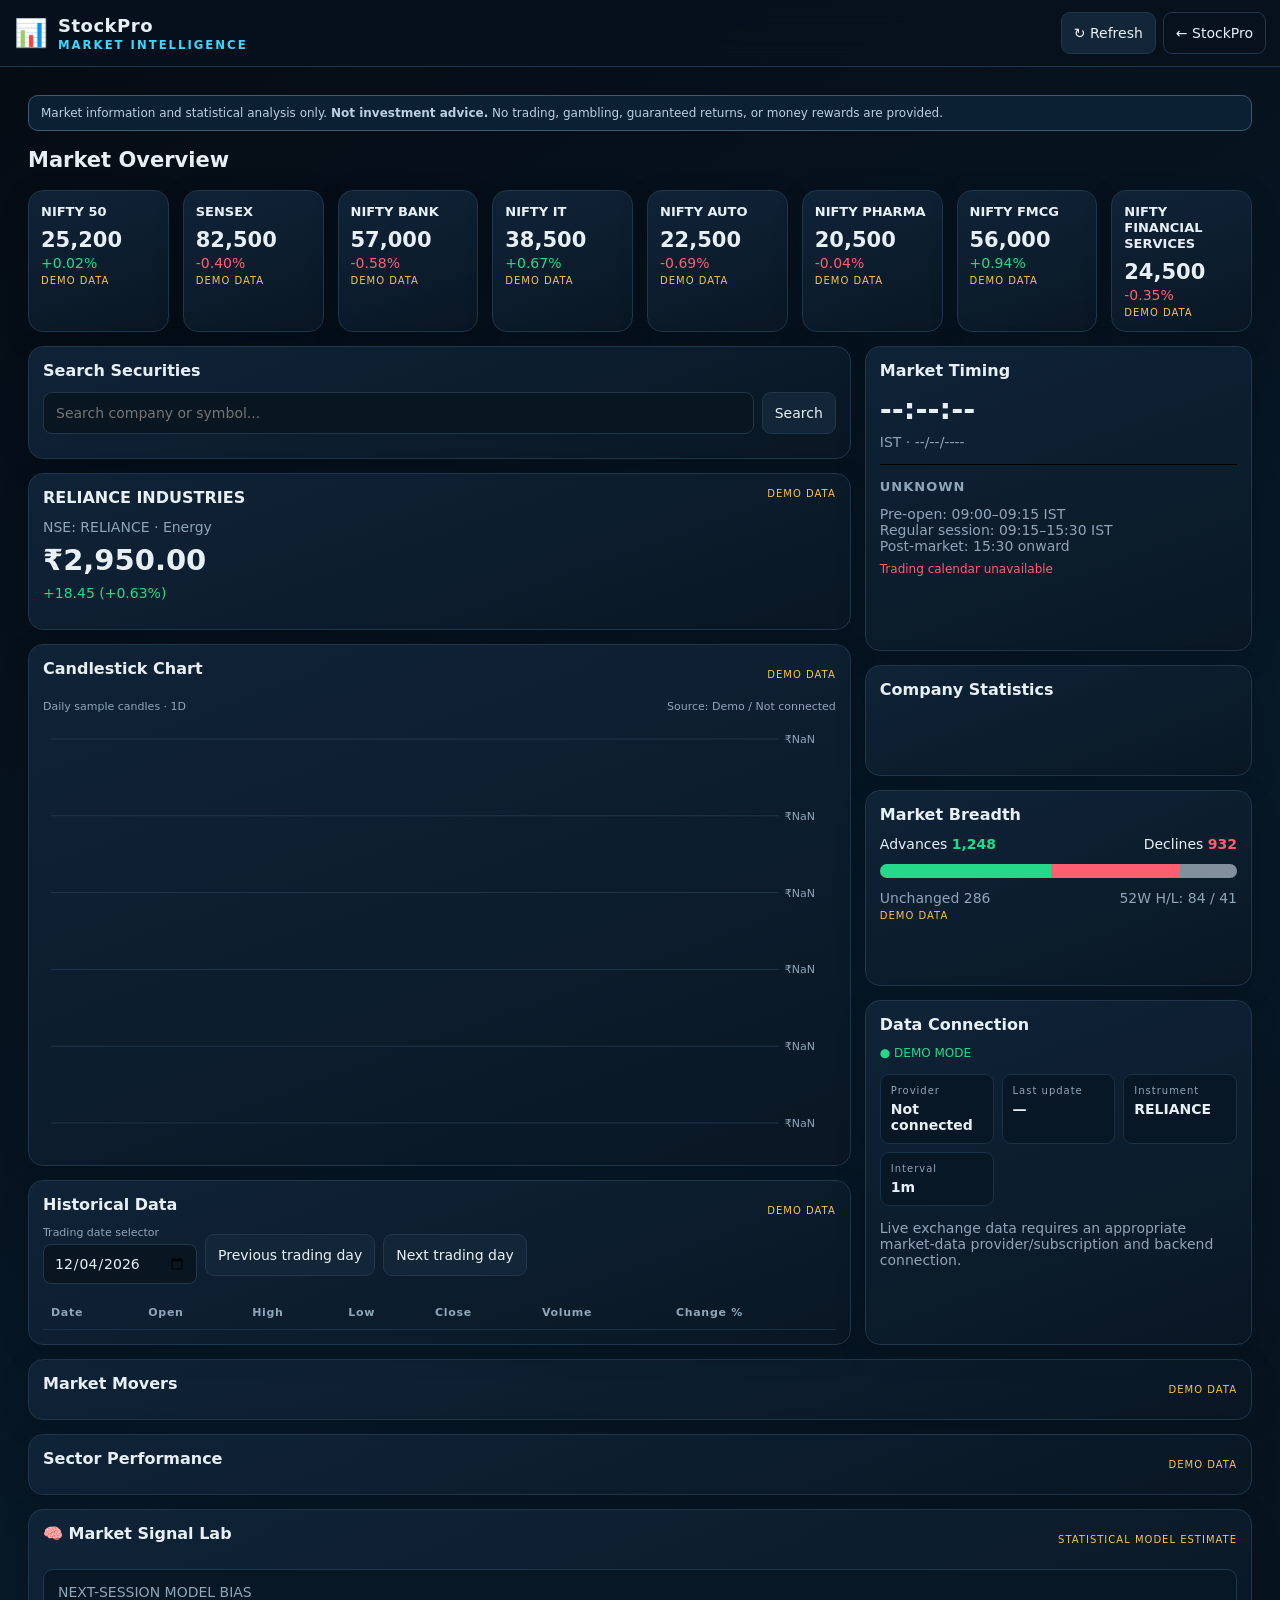
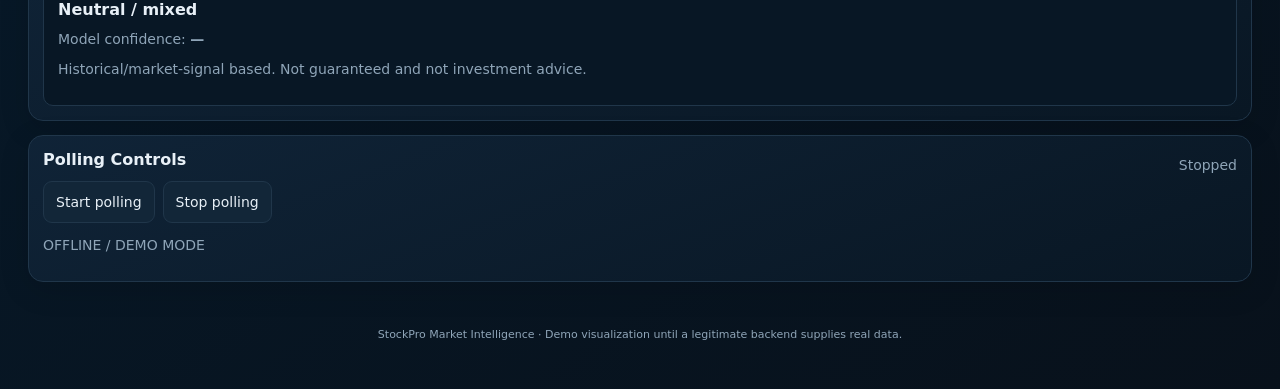
<file: StockPro_Market_Intelligence.html>
<!DOCTYPE html>
<html lang="en">
<head>
<meta charset="UTF-8">
<meta name="viewport" content="width=device-width,initial-scale=1,viewport-fit=cover">
<title>StockPro Market Intelligence</title>
<style>
:root{--bg:#07111d;--panel:#0d1b2a;--panel2:#102438;--line:#20364a;--text:#e8f0f7;--muted:#8fa5b8;--cyan:#38d9ff;--green:#25d98a;--red:#ff5d72;--yellow:#f5c451}
*{box-sizing:border-box}html{scroll-behavior:smooth}body{margin:0;background:linear-gradient(145deg,#050b13,#071827 55%,#08111b);color:var(--text);font:14px system-ui,-apple-system,Segoe UI,Roboto,Arial,sans-serif;overflow-x:hidden}button,input,select{font:inherit}button{cursor:pointer}.app{max-width:1500px;margin:auto;padding-bottom:30px}.topbar{position:sticky;top:0;z-index:10;background:rgba(7,17,29,.94);backdrop-filter:blur(14px);border-bottom:1px solid var(--line);padding:12px max(14px,env(safe-area-inset-left))}.toprow{display:flex;align-items:center;justify-content:space-between;gap:10px}.brand{display:flex;gap:10px;align-items:center}.logo{font-size:27px}.brand b{display:block;font-size:18px;letter-spacing:.5px}.brand small{color:var(--cyan);letter-spacing:2px;font-weight:700}.actions{display:flex;gap:7px}.btn,.range,.interval{background:#122638;color:var(--text);border:1px solid var(--line);border-radius:9px;padding:10px 12px;min-height:42px}.btn:hover,.range:hover,.interval:hover,.active{border-color:var(--cyan);color:var(--cyan)}.back{background:transparent}.wrap{padding:16px 12px}.notice{border:1px solid #3d5a70;background:#0b2031;padding:10px 12px;border-radius:10px;color:#bcd0df;font-size:12px;margin-bottom:14px}.grid{display:grid;gap:14px}.overview{grid-template-columns:repeat(2,minmax(0,1fr))}.main{grid-template-columns:1fr}.panel{background:linear-gradient(160deg,rgba(16,36,56,.95),rgba(9,23,36,.98));border:1px solid var(--line);border-radius:15px;padding:14px;min-width:0;box-shadow:0 8px 30px #0002}.panel h2,.panel h3{margin:0 0 12px}.panel h2{font-size:16px}.panel h3{font-size:13px;color:var(--muted);letter-spacing:1px}.index-card{padding:12px}.index-card strong{font-size:13px}.index-card .value{font-size:21px;font-weight:750;margin:9px 0 3px}.muted{color:var(--muted)}.positive{color:var(--green)}.negative{color:var(--red)}.demo{font-size:10px;color:var(--yellow);letter-spacing:1px}.searchbar{display:flex;gap:8px}.searchbar input{flex:1;min-width:0;background:#081622;color:var(--text);border:1px solid var(--line);border-radius:9px;padding:11px 12px;outline:none}.searchbar input:focus{border-color:var(--cyan)}.suggestions{display:flex;flex-wrap:wrap;gap:7px;margin-top:10px}.suggestions button{background:transparent;color:var(--muted);border:1px solid var(--line);border-radius:20px;padding:6px 10px}.company-head{display:flex;justify-content:space-between;gap:10px;align-items:flex-start}.quote{font-size:29px;font-weight:800;margin:8px 0}.stats{display:grid;grid-template-columns:repeat(2,minmax(0,1fr));gap:8px;margin-top:14px}.stat{background:#081725;border:1px solid #193047;border-radius:9px;padding:10px}.stat small{display:block;color:var(--muted);font-size:10px;letter-spacing:1px}.stat b{display:block;margin-top:5px}.toolbar{display:flex;gap:6px;overflow:auto;padding-bottom:5px}.toolbar button{white-space:nowrap}.chartbox{position:relative;height:340px;margin-top:8px}.chartbox canvas{width:100%;height:100%;display:block;touch-action:none}.chart-meta{display:flex;justify-content:space-between;color:var(--muted);font-size:11px;gap:8px;flex-wrap:wrap}.tablewrap{overflow:auto}.table{width:100%;border-collapse:collapse;min-width:560px}.table th,.table td{text-align:left;padding:10px 8px;border-bottom:1px solid #193047}.table th{color:var(--muted);font-size:11px;letter-spacing:.7px}.clickrow{cursor:pointer}.clickrow:hover{background:#102b3f}.two{display:grid;gap:14px}.movers{display:grid;gap:14px}.sectorgrid{display:grid;grid-template-columns:repeat(2,minmax(0,1fr));gap:8px}.sector{padding:10px;border:1px solid var(--line);border-radius:9px;background:#081725}.breadthbar{height:14px;border-radius:20px;overflow:hidden;display:flex;background:#263545;margin:12px 0}.breadthbar span:nth-child(1){background:var(--green)}.breadthbar span:nth-child(2){background:var(--red)}.breadthbar span:nth-child(3){background:#81909c}.meter{height:8px;background:#263545;border-radius:9px;overflow:hidden}.meter i{display:block;height:100%;background:var(--cyan);width:0}.signalgrid{display:grid;grid-template-columns:repeat(2,1fr);gap:9px}.signal{padding:11px;background:#081725;border:1px solid var(--line);border-radius:9px}.signal b{display:block;font-size:16px;margin-top:5px}.controls{display:flex;gap:8px;flex-wrap:wrap}.footer{text-align:center;color:var(--muted);font-size:11px;padding:18px 12px}.statusdot{font-size:12px}.error{color:var(--red);font-size:12px;margin-top:8px}.calendar{display:flex;gap:8px;align-items:center;flex-wrap:wrap}.calendar input{background:#081622;color:var(--text);border:1px solid var(--line);border-radius:8px;padding:10px}.label{display:block;color:var(--muted);font-size:11px;margin-bottom:5px}
@media(min-width:700px){.wrap{padding:22px}.overview{grid-template-columns:repeat(4,minmax(0,1fr))}.main{grid-template-columns:minmax(0,1.45fr) minmax(280px,.75fr)}.two{grid-template-columns:1fr 1fr}.movers{grid-template-columns:repeat(3,1fr)}.sectorgrid{grid-template-columns:repeat(3,minmax(0,1fr))}.chartbox{height:430px}.stats{grid-template-columns:repeat(3,minmax(0,1fr))}}
@media(min-width:1100px){.overview{grid-template-columns:repeat(8,minmax(0,1fr))}.main{grid-template-columns:minmax(0,1.7fr) minmax(320px,.8fr)}.wrap{padding:28px}.sectorgrid{grid-template-columns:repeat(4,minmax(0,1fr))}}
</style>
</head>
<body>
<div class="app">
<header class="topbar"><div class="toprow"><div class="brand"><span class="logo">📊</span><div><b>StockPro</b><small>MARKET INTELLIGENCE</small></div></div><div class="actions"><button class="btn" id="refreshBtn" aria-label="Refresh dashboard">↻ Refresh</button><button class="btn back" id="backBtn">← StockPro</button></div></div></header>
<main class="wrap">
<div class="notice">Market information and statistical analysis only. <b>Not investment advice.</b> No trading, gambling, guaranteed returns, or money rewards are provided.</div>
<section><h2>Market Overview</h2><div class="grid overview" id="indices"></div></section>
<div class="grid main" style="margin-top:14px">
<div class="grid">
<section class="panel" id="searchPanel"><h2>Search Securities</h2><div class="searchbar"><input id="searchInput" aria-label="Search company or symbol" placeholder="Search company or symbol..." autocomplete="off"><button class="btn" id="searchBtn">Search</button></div><div class="suggestions" id="suggestions"></div><div id="searchResults"></div></section>
<section class="panel"><div class="company-head"><div><h2 id="companyName">RELIANCE INDUSTRIES</h2><div class="muted" id="companySub">NSE: RELIANCE · Energy</div></div><span class="demo">DEMO DATA</span></div><div class="quote" id="ltp">₹2,950.00</div><div id="change" class="positive">+18.45 (+0.63%)</div><div class="stats" id="quoteStats"></div></section>
<section class="panel"><div class="toprow"><h2>Candlestick Chart</h2><span class="demo">DEMO DATA</span></div><div class="controls toolbar" id="ranges"></div><div class="controls toolbar" id="intervals"></div><div class="chart-meta"><span id="chartLabel">Daily sample candles · 1D</span><span>Source: Demo / Not connected</span></div><div class="chartbox"><canvas id="chart" aria-label="Interactive candlestick chart"></canvas></div></section>
<section class="panel"><div class="toprow"><h2>Historical Data</h2><span class="demo">DEMO DATA</span></div><div class="calendar"><div><label class="label" for="historyDate">Trading date selector</label><input id="historyDate" type="date"></div><button class="btn" id="prevDay">Previous trading day</button><button class="btn" id="nextDay">Next trading day</button></div><div class="tablewrap" style="margin-top:12px"><table class="table"><thead><tr><th>Date</th><th>Open</th><th>High</th><th>Low</th><th>Close</th><th>Volume</th><th>Change %</th></tr></thead><tbody id="historyBody"></tbody></table></div></section>
</div>
<aside class="grid">
<section class="panel"><h2>Market Timing</h2><div class="quote" id="clock">--:--:--</div><div class="muted" id="dateClock">IST · --/--/----</div><hr style="border-color:var(--line);border-width:1px 0 0;margin:14px 0"><h3 id="marketStatus">UNKNOWN</h3><div class="muted">Pre-open: 09:00–09:15 IST</div><div class="muted">Regular session: 09:15–15:30 IST</div><div class="muted">Post-market: 15:30 onward</div><p id="calendarStatus" class="error">Trading calendar unavailable</p></section>
<section class="panel"><h2>Company Statistics</h2><div class="stats" id="companyStats"></div></section>
<section class="panel"><h2>Market Breadth</h2><div class="toprow"><span>Advances <b class="positive">1,248</b></span><span>Declines <b class="negative">932</b></span></div><div class="breadthbar"><span style="width:48%"></span><span style="width:36%"></span><span style="width:16%"></span></div><div class="toprow muted"><span>Unchanged 286</span><span>52W H/L: 84 / 41</span></div><span class="demo">DEMO DATA</span></section>
<section class="panel"><h2>Data Connection</h2><div class="statusdot positive">● DEMO MODE</div><div class="stats"><div class="stat"><small>Provider</small><b>Not connected</b></div><div class="stat"><small>Last update</small><b>—</b></div><div class="stat"><small>Instrument</small><b id="connInstrument">RELIANCE</b></div><div class="stat"><small>Interval</small><b id="connInterval">1m</b></div></div><p class="muted">Live exchange data requires an appropriate market-data provider/subscription and backend connection.</p></section>
</aside>
</div>
<section class="panel" style="margin-top:14px"><div class="toprow"><h2>Market Movers</h2><span class="demo">DEMO DATA</span></div><div class="movers" id="movers"></div></section>
<section class="panel" style="margin-top:14px"><div class="toprow"><h2>Sector Performance</h2><span class="demo">DEMO DATA</span></div><div class="sectorgrid" id="sectors"></div></section>
<section class="panel" style="margin-top:14px"><div class="toprow"><h2>🧠 Market Signal Lab</h2><span class="demo">STATISTICAL MODEL ESTIMATE</span></div><div class="signalgrid" id="signals"></div><div style="margin-top:14px;padding:14px;background:#081725;border-radius:10px;border:1px solid var(--line)"><div class="muted">NEXT-SESSION MODEL BIAS</div><h2 id="bias">Neutral / mixed</h2><div class="muted">Model confidence: <b id="confidence">—</b></div><p class="muted">Historical/market-signal based. Not guaranteed and not investment advice.</p></div></section>
<section class="panel" style="margin-top:14px"><div class="toprow"><h2>Polling Controls</h2><span id="pollState" class="muted">Stopped</span></div><div class="controls"><button class="btn" id="startPoll">Start polling</button><button class="btn" id="stopPoll">Stop polling</button></div><p id="apiMessage" class="muted">OFFLINE / DEMO MODE</p></section>
</main>
<footer class="footer">StockPro Market Intelligence · Demo visualization until a legitimate backend supplies real data.</footer>
</div>
<script>
"use strict";
const API_CONFIG={baseUrl:"",enabled:false};
const DEMO=[
{symbol:"RELIANCE",companyName:"RELIANCE INDUSTRIES",exchange:"NSE",sector:"Energy",price:2950,prev:2931.55,open:2931.6,high:2972.9,low:2920.1,volume:null,cap:"—"},
{symbol:"TCS",companyName:"TATA CONSULTANCY SERVICES",exchange:"NSE",sector:"IT",price:3850,prev:3825,open:3830,high:3872,low:3805,volume:null,cap:"—"},
{symbol:"INFY",companyName:"INFOSYS",exchange:"NSE",sector:"IT",price:1642,prev:1629,open:1631,high:1658,low:1615,volume:null,cap:"—"},
{symbol:"HDFCBANK",companyName:"HDFC BANK",exchange:"NSE",sector:"Banking",price:1768,prev:1755,open:1759,high:1782,low:1742,volume:null,cap:"—"},
{symbol:"ICICIBANK",companyName:"ICICI BANK",exchange:"NSE",sector:"Banking",price:1288,prev:1276,open:1279,high:1297,low:1268,volume:null,cap:"—"},
{symbol:"SBIN",companyName:"STATE BANK OF INDIA",exchange:"NSE",sector:"Banking",price:845,prev:838,open:840,high:851,low:832,volume:null,cap:"—"},
{symbol:"ITC",companyName:"ITC",exchange:"NSE",sector:"FMCG",price:465,prev:468,open:469,high:472,low:461,volume:null,cap:"—"},
{symbol:"BHARTIARTL",companyName:"BHARTI AIRTEL",exchange:"NSE",sector:"Telecom",price:1860,prev:1842,open:1847,high:1872,low:1831,volume:null,cap:"—"},
{symbol:"LT",companyName:"LARSEN & TOUBRO",exchange:"NSE",sector:"Industrials",price:3650,prev:3618,open:3624,high:3678,low:3602,volume:null,cap:"—"},
{symbol:"MARUTI",companyName:"MARUTI SUZUKI INDIA",exchange:"NSE",sector:"Automobile",price:12450,prev:12510,open:12540,high:12620,low:12390,volume:null,cap:"—"}
];
const indices=["NIFTY 50","SENSEX","NIFTY BANK","NIFTY IT","NIFTY AUTO","NIFTY PHARMA","NIFTY FMCG","NIFTY FINANCIAL SERVICES"];
const sectorNames=["IT","Banking","Financial Services","Automobile","Pharma","Energy","FMCG","Metals","Realty","Telecom","Healthcare","Consumer Durables"];
let selectedSymbol=localStorage.getItem("stockpro_symbol")||"RELIANCE",range=localStorage.getItem("stockpro_range")||"1D",interval=localStorage.getItem("stockpro_interval")||"1m",candles=[],pollTimer=null,frame=null,cross=null;
const $=id=>document.getElementById(id);
function money(v){return v==null?"—":"₹"+Number(v).toLocaleString("en-IN",{minimumFractionDigits:2,maximumFractionDigits:2})}
function pct(v){return (v>=0?"+":"")+v.toFixed(2)+"%"}
function normalizeQuote(raw){return raw}
function normalizeCandle(raw){return raw}
function normalizeHistoricalData(raw){return Array.isArray(raw)?raw:[]}
function normalizeIndex(raw){return raw}
function normalizeMover(raw){return raw}
function formatIST(date){return new Intl.DateTimeFormat("en-IN",{timeZone:"Asia/Kolkata",dateStyle:"short",timeStyle:"medium"}).format(date)}
function istParts(now=new Date()){let p=new Intl.DateTimeFormat("en-GB",{timeZone:"Asia/Kolkata",hour12:false,year:"numeric",month:"2-digit",day:"2-digit",hour:"2-digit",minute:"2-digit",second:"2-digit",weekday:"short"}).formatToParts(now);let o={};p.forEach(x=>o[x.type]=x.value);return o}
function getMarketSession(now=new Date()){let p=istParts(now),mins=+p.hour*60+ +p.minute,week=p.weekday==="Sat"||p.weekday==="Sun";if(week)return"CLOSED";if(mins>=540&&mins<555)return"PRE_OPEN";if(mins>=555&&mins<930)return"OPEN";if(mins>=930&&mins<960)return"POST_MARKET";return"CLOSED"}
async function request(path){if(!API_CONFIG.enabled||!API_CONFIG.baseUrl)throw Error("API disabled");let r=await fetch(API_CONFIG.baseUrl+path);if(!r.ok)throw Error("Request failed");return r.json()}
async function fetchMarketQuote(symbol){if(API_CONFIG.enabled)return normalizeQuote(await request("/api/market/quote/"+encodeURIComponent(symbol)));let q=DEMO.find(x=>x.symbol===symbol)||DEMO[0];return {...q,source:"demo"}}
async function fetchIntradayData(symbol,intv){if(API_CONFIG.enabled)return normalizeHistoricalData(await request("/api/market/intraday/"+encodeURIComponent(symbol)+"?interval="+intv));return generateCandles(symbol,intv)}
async function fetchHistoricalData(symbol,from,to,intv){if(API_CONFIG.enabled)return normalizeHistoricalData(await request("/api/market/history/"+encodeURIComponent(symbol)+"?from="+from+"&to="+to+"&interval="+intv));return generateCandles(symbol,intv)}
async function fetchMarketCalendar(){if(API_CONFIG.enabled)return request("/api/market/calendar");throw Error("Trading calendar unavailable")}
function generateCandles(symbol,intv){let q=DEMO.find(x=>x.symbol===symbol)||DEMO[0],n=range==="1D"?90:range==="1W"?60:range==="1M"?90:range==="3M"?120:range==="6M"?150:range==="1Y"?180:range==="5Y"?220:260,arr=[],base=q.price;let seed=[...symbol].reduce((a,c)=>a+c.charCodeAt(0),0);for(let i=0;i<n;i++){let wave=Math.sin((i+seed)*.37)*base*.018,trend=(i-n/2)*base*.0002,close=base+wave+trend+(Math.random()-.5)*base*.012,open=i?arr[i-1].close:close-base*.004,high=Math.max(open,close)+Math.abs(Math.random())*base*.012,low=Math.min(open,close)-Math.abs(Math.random())*base*.012;arr.push({time:Date.now()-(n-i)*86400000,open,high,low,close,volume:Math.floor(100000+Math.random()*900000)})}return arr}
function renderIndices(){ $("indices").innerHTML=indices.map((name,i)=>{let v=[25200,82500,57000,38500,22500,20500,56000,24500][i],c=(i%3===0?1:-1)*(Math.random()*1.1);return `<div class="panel index-card"><strong>${name}</strong><div class="value">${v.toLocaleString("en-IN")}</div><div class="${c>=0?"positive":"negative"}">${c>=0?"+":""}${c.toFixed(2)}%</div><span class="demo">DEMO DATA</span></div>`}).join("")}
function renderQuote(q){let ch=q.price-q.prev,cp=ch/q.prev*100;$("companyName").textContent=q.companyName;$("companySub").textContent=q.exchange+": "+q.symbol+" · "+q.sector;$("ltp").textContent=money(q.price);$("change").className=cp>=0?"positive":"negative";$("change").textContent=(ch>=0?"+":"")+ch.toFixed(2)+" ("+pct(cp)+")";let fields=[["PREVIOUS CLOSE",money(q.prev)],["OPEN",money(q.open)],["HIGH",money(q.high)],["LOW",money(q.low)],["VOLUME",q.volume==null?"—":q.volume.toLocaleString("en-IN")],["52W HIGH","—"],["52W LOW","—"],["MARKET CAP",q.cap],["SECTOR",q.sector]];$("quoteStats").innerHTML=fields.map(x=>`<div class="stat"><small>${x[0]}</small><b>${x[1]}</b></div>`).join("");$("companyStats").innerHTML=fields.slice(0,6).map(x=>`<div class="stat"><small>${x[0]}</small><b>${x[1]}</b></div>`).join("");$("connInstrument").textContent=q.symbol}
function renderControls(){let rs=["1D","1W","1M","3M","6M","1Y","5Y","MAX"],ins=["1m","5m","15m","30m","1h"];$("ranges").innerHTML=rs.map(x=>`<button class="range ${range===x?"active":""}" data-range="${x}">${x}</button>`).join("");$("intervals").innerHTML=ins.map(x=>`<button class="interval ${interval===x?"active":""}" data-int="${x}">${x}</button>`).join("");document.querySelectorAll("[data-range]").forEach(b=>b.onclick=()=>{range=b.dataset.range;localStorage.setItem("stockpro_range",range);loadChart()});document.querySelectorAll("[data-int]").forEach(b=>b.onclick=()=>{interval=b.dataset.int;localStorage.setItem("stockpro_interval",interval);$("connInterval").textContent=interval;loadChart()})}
function drawChart(){let c=$("chart"),box=c.getBoundingClientRect(),dpr=devicePixelRatio||1,w=box.width,h=box.height;c.width=w*dpr;c.height=h*dpr;let x=c.getContext("2d");x.setTransform(dpr,0,0,dpr,0,0);x.clearRect(0,0,w,h);let pad={l:8,r:58,t:18,b:28},cw=w-pad.l-pad.r,ch=h-pad.t-pad.b,hi=Math.max(...candles.map(a=>a.high)),lo=Math.min(...candles.map(a=>a.low)),span=hi-lo||1,step=cw/candles.length;x.strokeStyle="#20364a";x.lineWidth=1;x.font="11px system-ui";for(let i=0;i<=5;i++){let y=pad.t+ch*i/5;x.beginPath();x.moveTo(pad.l,y);x.lineTo(pad.l+cw,y);x.stroke();x.fillStyle="#8fa5b8";x.fillText(money(hi-span*i/5),w-pad.r+6,y+4)}candles.forEach((a,i)=>{let xx=pad.l+i*step+step/2,yo=v=>pad.t+(hi-v)/span*ch;x.strokeStyle=a.close>=a.open?"#25d98a":"#ff5d72";x.fillStyle=x.strokeStyle;x.beginPath();x.moveTo(xx,yo(a.high));x.lineTo(xx,yo(a.low));x.stroke();let top=yo(Math.max(a.open,a.close)),bh=Math.max(1,Math.abs(yo(a.open)-yo(a.close)));x.fillRect(xx-step*.32,top,step*.64,bh)});let last=candles[candles.length-1].close;y=pad.t+(hi-last)/span*ch;x.setLineDash([5,4]);x.strokeStyle="#38d9ff";x.beginPath();x.moveTo(pad.l,y);x.lineTo(pad.l+cw,y);x.stroke();x.setLineDash([]);x.fillStyle="#38d9ff";x.fillText(money(last),w-pad.r+6,y+4);if(cross){x.strokeStyle="#7894a8";x.setLineDash([3,3]);x.beginPath();x.moveTo(cross.x,pad.t);x.lineTo(cross.x,pad.t+ch);x.moveTo(pad.l,cross.y);x.lineTo(pad.l+cw,cross.y);x.stroke();x.setLineDash([])}}
function bindCanvas(){let c=$("chart");let move=e=>{let r=c.getBoundingClientRect(),p=e.touches?e.touches[0]:e;cross={x:p.clientX-r.left,y:p.clientY-r.top};if(!frame)frame=requestAnimationFrame(()=>{frame=null;drawChart()})};c.onpointermove=move;c.onpointerleave=()=>{cross=null;drawChart()};c.onpointerdown=move}
async function loadChart(){renderControls();try{candles=await fetchIntradayData(selectedSymbol,interval)}catch(e){candles=generateCandles(selectedSymbol,interval)}$("chartLabel").textContent=(range==="1D"?"Intraday":"Historical")+" sample candles · "+range+" · "+interval;drawChart();renderHistory();renderSignals()}
function renderHistory(){let rows=candles.slice(-12).reverse();$("historyBody").innerHTML=rows.map((a,i)=>`<tr><td>${new Intl.DateTimeFormat("en-IN",{timeZone:"Asia/Kolkata",day:"2-digit",month:"short",year:"numeric"}).format(new Date(a.time))}</td><td>${money(a.open)}</td><td>${money(a.high)}</td><td>${money(a.low)}</td><td>${money(a.close)}</td><td>${a.volume.toLocaleString("en-IN")}</td><td class="${a.close>=a.open?"positive":"negative"}">${pct((a.close-a.open)/a.open*100)}</td></tr>`).join("")}
function sma(n){if(candles.length<n)return null;return candles.slice(-n).reduce((s,a)=>s+a.close,0)/n}
function rsi(){let gains=0,losses=0,a=candles.slice(-15);for(let i=1;i<a.length;i++){let d=a[i].close-a[i-1].close;if(d>0)gains+=d;else losses-=d}return losses?100-100/(1+gains/losses):50}
function renderSignals(){let last=candles.at(-1)?.close||0, s20=sma(20),s50=sma(50),r=rsi(),vol=candles.at(-1)?.volume||0,avg=candles.slice(-20).reduce((s,a)=>s+a.volume,0)/Math.min(20,candles.length),items=[["Momentum",pct((last-candles[0].close)/candles[0].close*100)],["Trend",s20?last>=s20?"Above SMA 20":"Below SMA 20":"—"],["Volatility",((Math.max(...candles.map(a=>a.high))-Math.min(...candles.map(a=>a.low)))/last*100).toFixed(2)+"%"],["Volume strength",avg?(vol/avg).toFixed(2)+"x":"—"],["Relative strength",r.toFixed(1)],["SMA 20",s20?money(s20):"—"],["SMA 50",s50?money(s50):"—"],["SMA 100",sma(100)?money(sma(100)):"—"],["SMA 200",sma(200)?money(sma(200)):"—"]];$("signals").innerHTML=items.map(x=>`<div class="signal"><span class="muted">${x[0]}</span><b>${x[1]}</b></div>`).join("");$("bias").textContent=last>(s20||last)&&r>55?"Positive bias":last<(s20||last)&&r<45?"Negative bias":"Neutral / mixed";$("confidence").textContent=Math.round(50+Math.min(35,Math.abs((last-(s20||last))/(s20||last))*1000))+"%"}
function renderMovers(){let rows=DEMO.map(q=>({...q,cp:(q.price-q.prev)/q.prev*100})).sort((a,b)=>b.cp-a.cp),groups=[["TOP GAINERS",rows.slice(0,5)],["TOP LOSERS",rows.slice(-5).reverse()],["MOST ACTIVE",DEMO.slice().sort((a,b)=>(b.volume||0)-(a.volume||0))]];$("movers").innerHTML=groups.map(g=>`<div><h3>${g[0]}</h3><div class="tablewrap"><table class="table"><thead><tr><th>Symbol</th><th>Company</th><th>Price</th><th>Change</th></tr></thead><tbody>${g[1].map(q=>`<tr class="clickrow" data-symbol="${q.symbol}"><td>${q.symbol}</td><td>${q.companyName}</td><td>${money(q.price)}</td><td class="${q.cp>=0?"positive":"negative"}">${pct(q.cp)}</td></tr>`).join("")}</tbody></table></div></div>`).join("");document.querySelectorAll("[data-symbol]").forEach(r=>r.onclick=()=>selectSymbol(r.dataset.symbol))}
function renderSectors(){$("sectors").innerHTML=sectorNames.map((s,i)=>{let c=(i%4-1.5)*.45;return `<div class="sector"><b>${s}</b><div class="${c>=0?"positive":"negative"}" style="margin-top:7px">${pct(c)}</div><small class="demo">DEMO · ${c>=0?"UP":"DOWN"}</small></div>`}).join("")}
function search(){let q=$("searchInput").value.trim().toUpperCase();let found=DEMO.filter(x=>x.symbol.includes(q)||x.companyName.includes(q));$("searchResults").innerHTML=found.length?`<div class="tablewrap" style="margin-top:12px"><table class="table"><tbody>${found.map(x=>`<tr class="clickrow" data-symbol="${x.symbol}"><td><b>${x.symbol}</b></td><td>${x.companyName}</td><td>${x.exchange}</td><td>${x.sector}</td><td><button class="btn">View</button></td></tr>`).join("")}</tbody></table></div>`:`<p class="muted">No local demo match. Backend search endpoint: /api/securities/search?q=</p>`;document.querySelectorAll("#searchResults [data-symbol]").forEach(r=>r.onclick=()=>selectSymbol(r.dataset.symbol))}
async function selectSymbol(s){selectedSymbol=s;localStorage.setItem("stockpro_symbol",s);let q=await fetchMarketQuote(s);renderQuote(q);await loadChart();$("searchInput").value=s;window.scrollTo({top:0,behavior:"smooth"})}
function updateClock(){let p=istParts(),s=getMarketSession(new Date());$("clock").textContent=p.hour+":"+p.minute+":"+p.second;$("dateClock").textContent="IST · "+p.day+"/"+p.month+"/"+p.year;$("marketStatus").textContent=s==="OPEN"?"MARKET OPEN":s==="PRE_OPEN"?"PRE-OPEN":s==="POST_MARKET"?"POST-MARKET":s==="CLOSED"?"MARKET CLOSED":"UNKNOWN";$("marketStatus").className=s==="OPEN"?"positive":s==="CLOSED"?"negative":"muted"}
async function refresh(){renderIndices();renderMovers();renderSectors();await selectSymbol(selectedSymbol);$("apiMessage").textContent=API_CONFIG.enabled?"Live backend mode configured.":"OFFLINE / DEMO MODE"}
function startPolling(){if(pollTimer)return;pollTimer=setInterval(()=>{if(getMarketSession(new Date())==="OPEN")refresh().catch(()=>{});},60000);$("pollState").textContent="Running"}
function stopPolling(){clearInterval(pollTimer);pollTimer=null;$("pollState").textContent="Stopped"}
$("searchBtn").onclick=search;$("searchInput").onkeydown=e=>{if(e.key==="Enter")search()};$("refreshBtn").onclick=()=>refresh().catch(()=>{$("apiMessage").textContent="Market data temporarily unavailable."});$("backBtn").onclick=()=>location.href="index.html";$("startPoll").onclick=startPolling;$("stopPoll").onclick=stopPolling;$("historyDate").value=new Date().toISOString().slice(0,10);$("prevDay").onclick=()=>{$("historyDate").stepDown();renderHistory()};$("nextDay").onclick=()=>{$("historyDate").stepUp();renderHistory()};window.addEventListener("resize",()=>{if(!frame)frame=requestAnimationFrame(()=>{frame=null;drawChart()})});bindCanvas();renderIndices();renderMovers();renderSectors();renderSignals();updateClock();setInterval(updateClock,1000);selectSymbol(selectedSymbol).catch(()=>{candles=generateCandles(selectedSymbol,interval);renderSignals();drawChart()});
</script>
</body>
</html>
</file>
